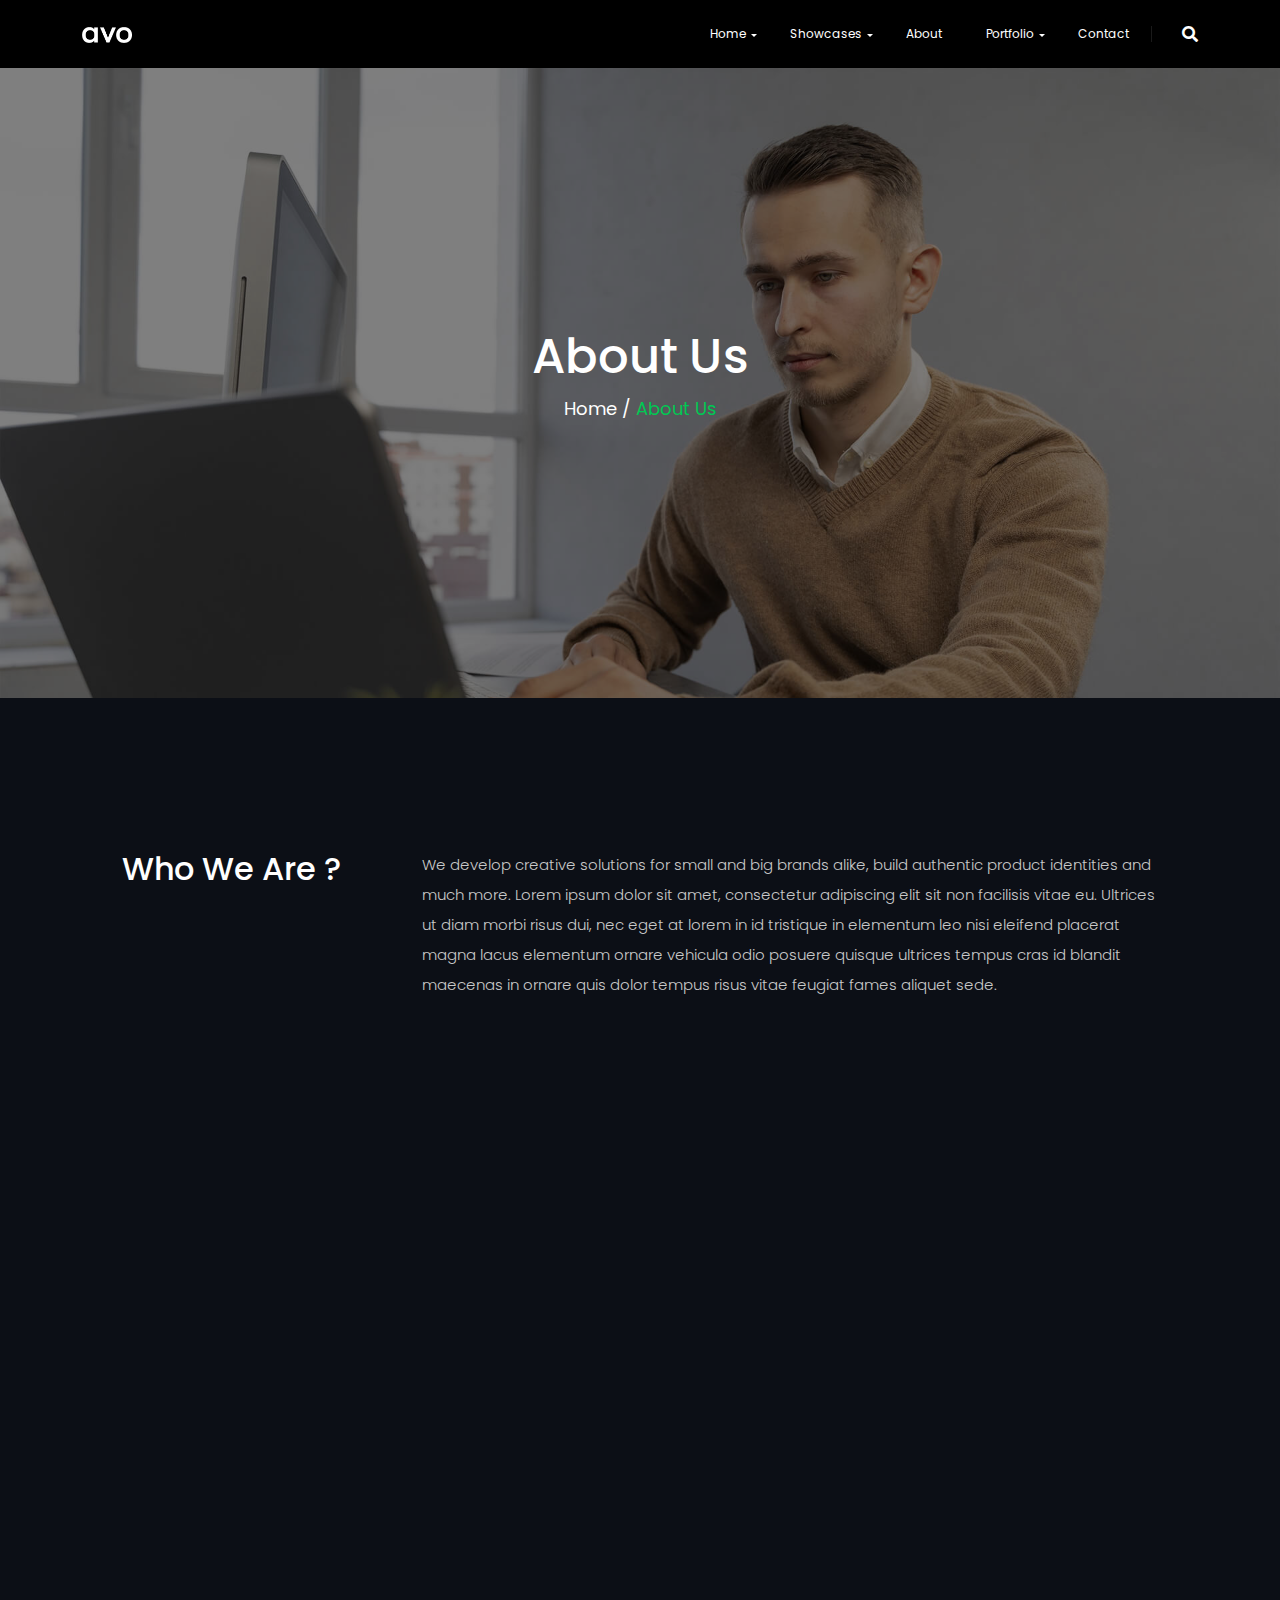
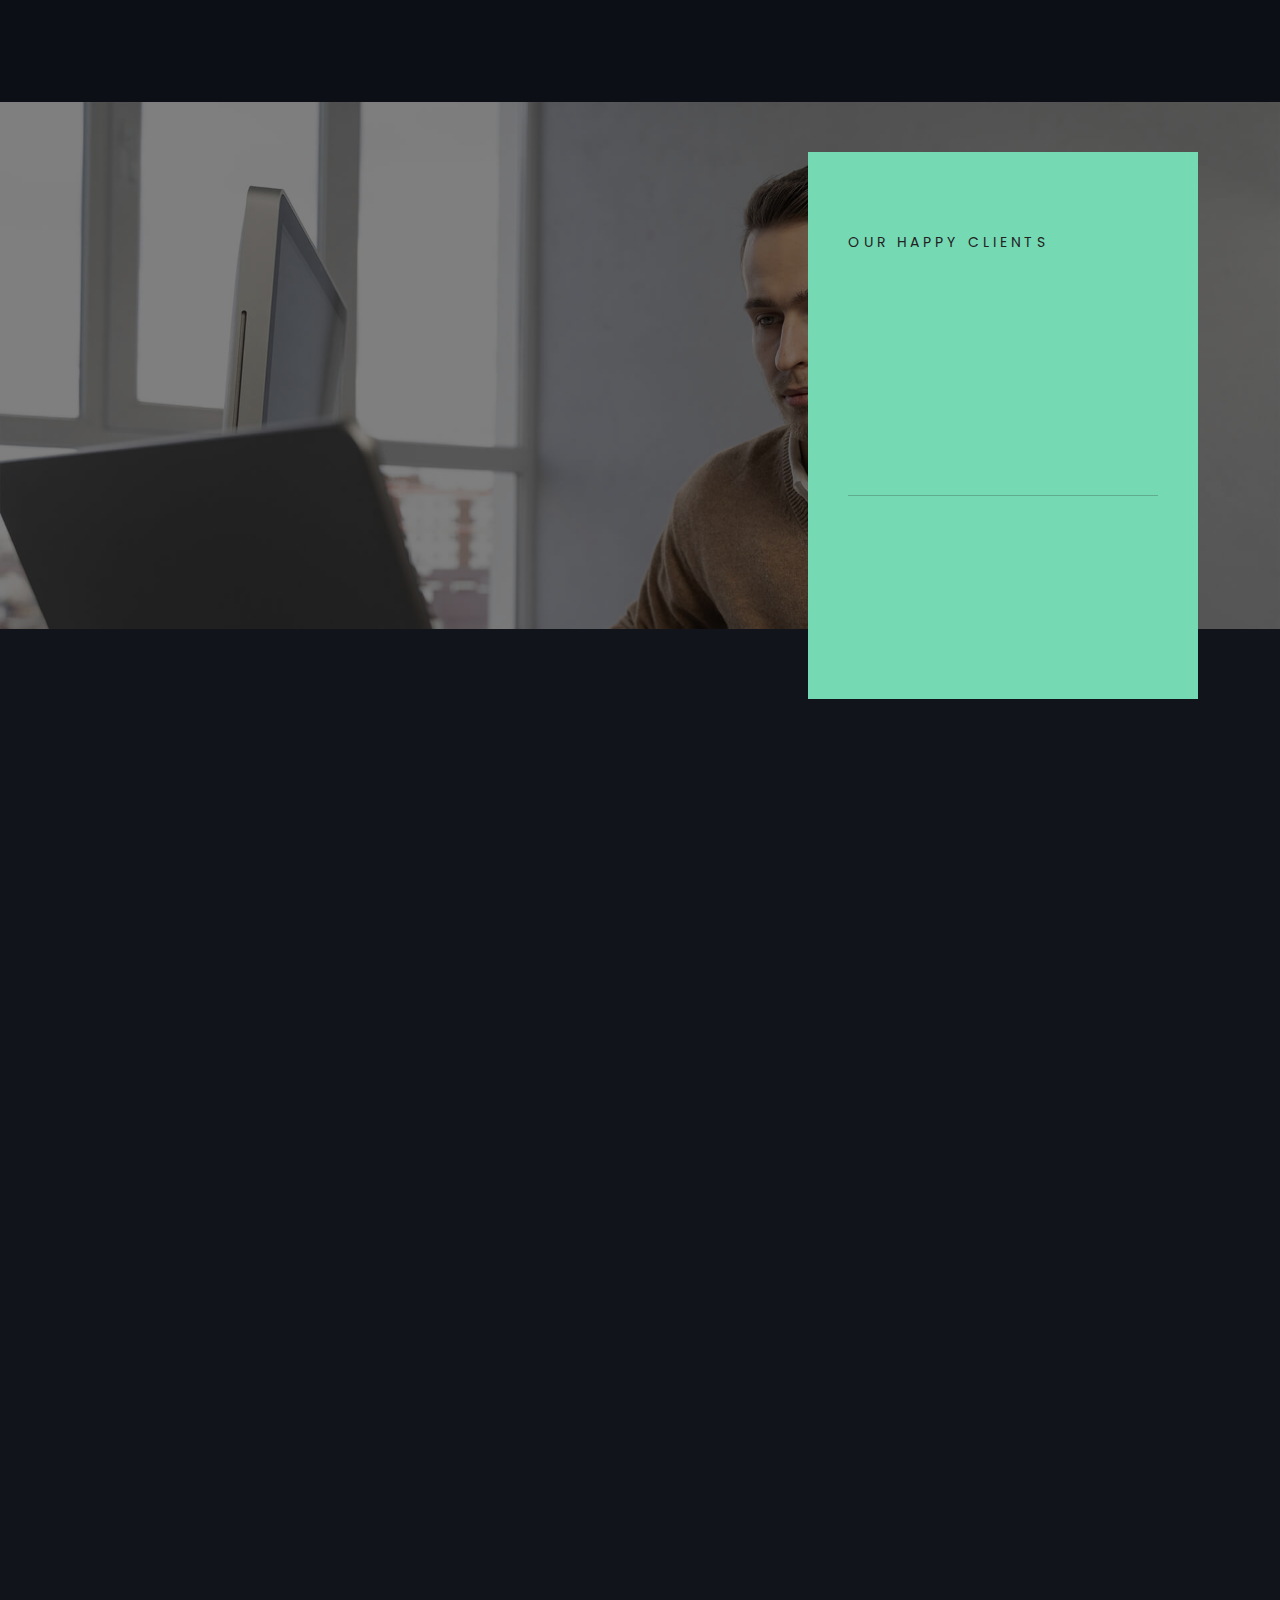
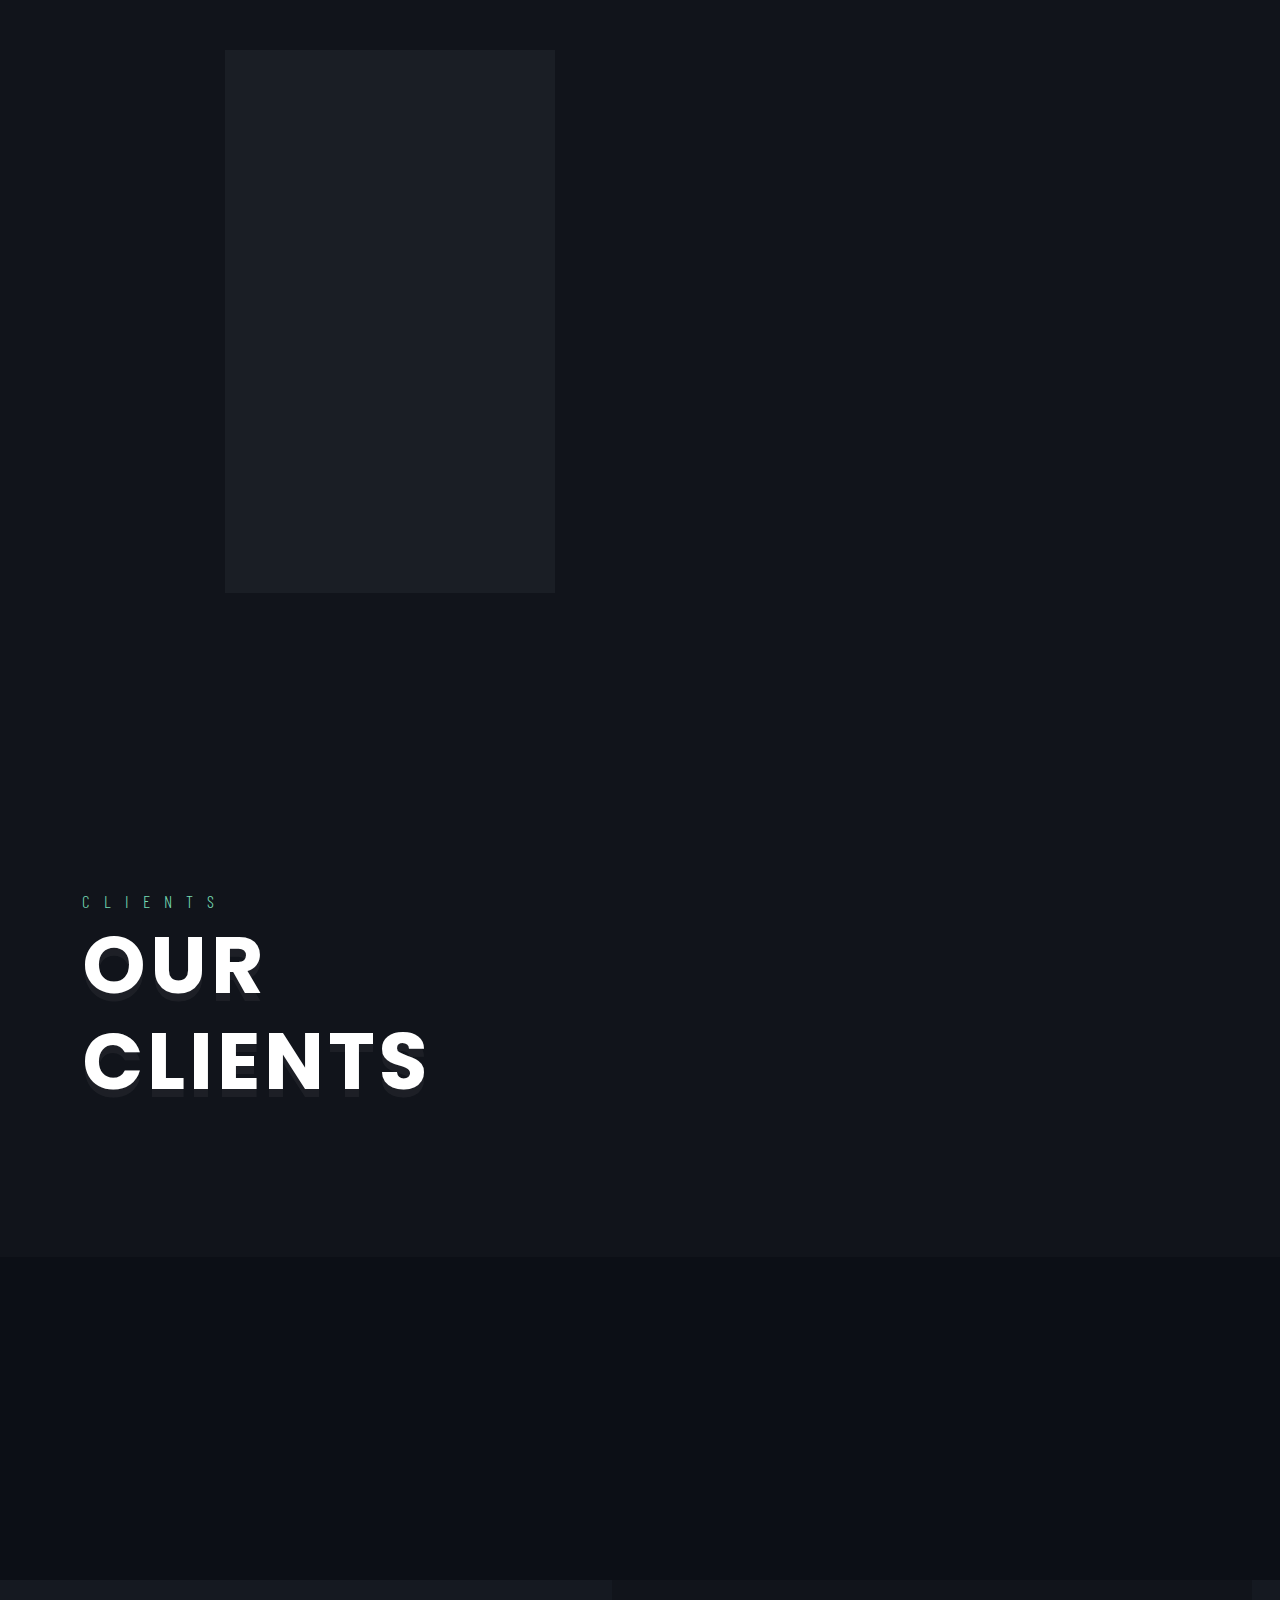
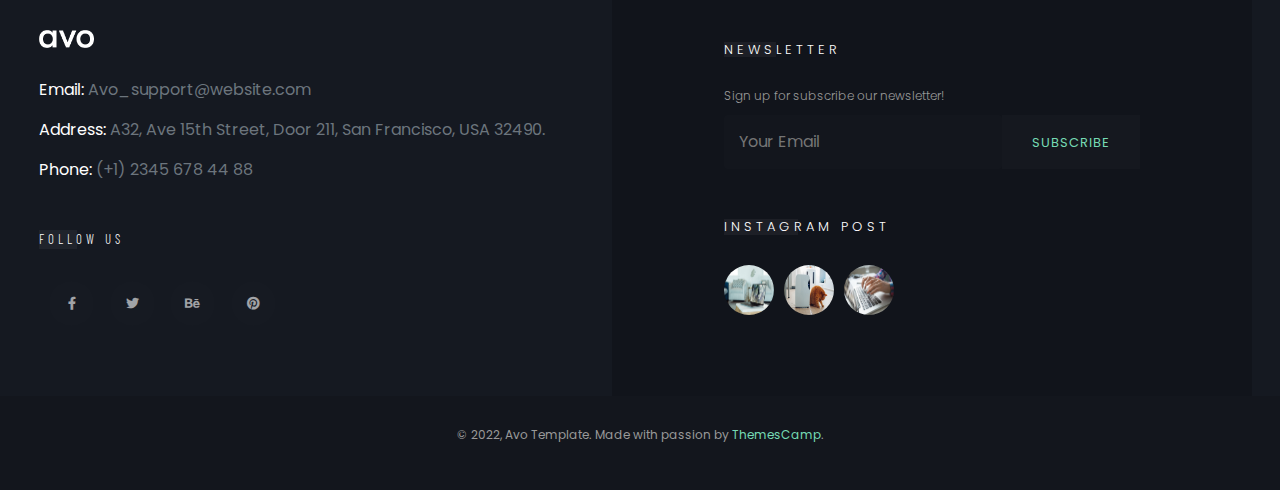
<file: Avo - React Creative Agency & Showcase Portfolio/About.html>
<!DOCTYPE html>
<html lang="en">
  <head>
    <meta charset="UTF-8" />
    <meta name="viewport" content="width=device-width, initial-scale=1.0" />
    <title>About</title>
    <!-- Render All Elements Normally -->
    <link rel="stylesheet" href="./css/normalize.css" />
    <!-- Font Awesome Library -->
    <link rel="stylesheet" href="css/all.min.css" />
    <!-- Main Template CSS File -->
    <link rel="stylesheet" href="./css/About.css" />

    <!-- Google Fonts -->
    <style>
      @import url("https://fonts.googleapis.com/css2?family=Barlow+Condensed:ital,wght@0,100;0,200;0,300;0,400;0,500;0,600;0,700;0,800;0,900;1,100;1,200;1,300;1,400;1,500;1,600;1,700;1,800;1,900&family=Poppins:ital,wght@0,100;0,200;0,300;0,400;0,500;0,600;0,700;0,800;0,900;1,100;1,200;1,300;1,400;1,500;1,600;1,700;1,800;1,900&display=swap");
    </style>
    <!-- Bootstrap CSS -->
    <link
      href="https://cdn.jsdelivr.net/npm/bootstrap@5.3.2/dist/css/bootstrap.min.css"
      rel="stylesheet"
    />
    <!-- Wow Js  -->
    <link rel="stylesheet" href="https://cdnjs.cloudflare.com/ajax/libs/animate.css/4.1.1/animate.min.css">


  </head>
  <body>
    
    <!-- كود اسكرووول -->
     
  <div class="scroll_progress_circle  " onclick="scrollToTop()">
    <svg class="circle" width="60" height="60">
      <circle cx="30" cy="30" r="26"></circle>
    </svg>
    <i class="fas fa-sort-up"></i>
  </div>

    <!-- Header -->
    <header class="navbar">
      <div class="container">
        <a class="logo">
          <img src="./Images/logo-light.png" alt="Logo" />
        </a>
        <nav class="menu">
          <ul>
            <li id="dropdown_item">
              <a href="./Main Home.html" class="dropdown">Home</a>

              <ul class="dropdown-menu show">
                <li>
                  <a class="dropdown-item" href="./Main Home.html">Main Home</a>
                </li>
                <li>
                  <a class="dropdown-item" href="./Creative Studio.html"
                    >Creative Studio</a
                  >
                </li>
                <li>
                  <a class="dropdown-item" href="/home/home3-dark/"
                    >Business Startup</a
                  >
                </li>
                <li>
                  <a class="dropdown-item" href="/home/home4-dark/">One Page</a>
                </li>
                <li>
                  <a class="dropdown-item" href="/home/home5-dark/"
                    >Freelancer</a
                  >
                </li>
              </ul>
            </li>
            <li id="dropdown_item">
              <a href="#about" class="dropdown">Showcases</a>
              <div class="dropdown-menu show">
                <a class="dropdown-item" href="/showcase/showcase-dark/"
                  >Full Screen</a
                ><a class="dropdown-item" href="/showcase2/showcase2-dark/"
                  >Creative Carousel</a
                ><a class="dropdown-item" href="/showcase3/showcase3-dark/"
                  >Radius Carousel</a
                ><a class="dropdown-item" href="/showcase4/showcase4-dark/"
                  >Columns Carousel</a
                ><a class="dropdown-item" href="/showcase5/showcase5-dark/"
                  >Boxed Carousel</a
                >
              </div>
            </li>
            <li><a href="./About.html">About</a></li>
            <li id="dropdown_item">
              <a href="#about" class="dropdown">Portfolio</a>
              <div class="dropdown-menu show">
                <a class="dropdown-item" href="/showcase/showcase-dark/"
                  >Mouse Info</a
                ><a class="dropdown-item" href="./Masonary 3 Columns.html"
                  >Masonry 3 Columns</a
                ><a class="dropdown-item" href="/showcase3/showcase3-dark/"
                  >Masonry 2 Columns</a
                ><a class="dropdown-item" href="/showcase4/showcase4-dark/"
                  >Pinterest List</a
                >
              </div>
            </li>
            <li><a href="./Contact .html">Contact</a></li>
            <li>
              <input type="text" placeholder="SEARCH" class="search_bar" />
            </li>
          </ul>
          <div class="search">
            <i class="fas fa-search"></i>
            <i class="fas fa-bars"></i>
          </div>
        </nav>
      </div>
    </header>
    <!-- قسم هيرو  -->

    <section class="hero">
      <div class="overlay">
        <h1 class="wow animate__animated animate__fadeInUp ">About Us</h1>
        <p class="wow animate__animated animate__wobble animate__delay-1s">Home / <span>About Us</span></p>
      </div>
    </section>

    <!-- قسم احنا مين  -->
    <section class="who-we-are">
      <div class="container">
        <div class="header">
          <div class="content_1 wow animate__animated animate__fadeInLeftBig">
            <h2>Who We Are ?</</h2>
          </div>
          <div class="content_2 wow animate__animated animate__bounceInUp">
            <p>
              We develop creative solutions for small and big brands alike,
              build authentic product identities and much more. Lorem ipsum
              dolor sit amet, consectetur adipiscing elit sit non facilisis
              vitae eu. Ultrices ut diam morbi risus dui, nec eget at lorem in
              id tristique in elementum leo nisi eleifend placerat magna lacus
              elementum ornare vehicula odio posuere quisque ultrices tempus
              cras id blandit maecenas in ornare quis dolor tempus risus vitae
              feugiat fames aliquet sede.
            </p>
          </div>
        </div>
        <div class="services">
          <div class="service wow animate__animated animate__fadeInUp animate__delay-1s">
            <i class="fas fa-bolt animate__animated animate__swing"></i>
            <h3>Digital Marketing</h3>
            <p>
              Tempore corrupti temporibus <br> fuga earum asperiores fugit
              laudantium.
            </p>
          </div>
          <div class="service wow animate__animated animate__fadeInUp animate__delay-1s">
            <i class="fas fa-mobile-alt animate__animated animate__swing"></i>
            <h3>Web & App Development</h3>
            <p>
              Tempore corrupti temporibus <br> fuga earum asperiores fugit
              laudantium.
            </p>
          </div>
          <div class="service wow animate__animated animate__fadeInUp animate__delay-1s">
            <i class="fas fa-magic animate__animated animate__swing"></i>
            <h3>Graphic Design</h3>
            <p>
              Tempore corrupti temporibus <br> fuga earum asperiores fugit
              laudantium.
            </p>
          </div>
        </div>
      </div>
    </section>
    <!-- قسم  الفيديو -->


    <!-- قسم  الفيديو -->
    <section class="testimonial-section">
      <div class="container">
        <div class="left-content">
          <div class="play-button wow animate__animated animate__delay-1.2s animate__heartBeat">
            <span><i class="fas fa-play" ></i></span>
            <!-- أيقونة زر التشغيل -->
          </div>
          <h1 class="wow animate__animated animate__delay-1.2s animate__fadeInLeftBig">
            So that's us. There's no <br />
            other way to put it.
          </h1>
        </div>
        <div class="right-content">
          <p class="section-title ">OUR HAPPY CLIENTS</p>
          <h2  class=" wow animate__animated animate__fadeInLeft animate__delay-1s">What Client's Say?</h2>
          <p class="description  wow animate__animated animate__fadeInUp">
            Nulla metus metus ullamcorper vel tincidunt sed euismod nibh
            volutpat velit class aptent taciti sociosqu ad litora.
          </p>
          <hr />
          <div class="client-info">
            <div class="img-boxwidth  wow animate__animated animate__zoomIn">
              <img src="./Images/22.jpg" alt="Alex Regelman" />
            </div>
            <div class="alex">
              <p class="client-name  wow animate__animated animate__bounceInUp animate__delay-1s">ALEX REGELMAN</p>
              <p class="client-role wow animate__animated animate__bounceInUp animate__delay-1s">CO-FOUNDER, COLABRIO</p>
            </div>
          </div>
        </div>
      </div>
    </section>
    <div class="CircularProgressbar">
      <div class="container">
        <div class="circul circul_1 wow animate__animated animate__fadeInLeft">
          <div class="project-container circle-1">
            <div class="progress-circle"></div>
            <div class="cont">
              <h3>Project</h3>
              <h1>Consulting</h6>
            </div>
          </div>
        </div>

        <div class="circul circul_2">
          <div class="project-container circle-2 wow animate__animated animate__fadeInLeft">
            <div class="progress-circle"></div>
            <div class="cont">
              <h3>App</h3>
              <h1>Development</h6>
            </div>
          </div>
        </div>
      </div>
    </div>
    <section class="clients-section">
      <div class="container">
        <div class="clients-box wow animate__animated animate__delay-0.5s animate__zoomIn ">
          <h6>Employees</h6><h2 >OUR  Team </h2>
          <div
          class="navs mt-30 wow fadeInUp"
          data-wow-delay=".3s"
          style="
            visibility: visible;
            animation-delay: 0.3s;
            animation-name: fadeInUp;
          "
        >
          <span class="prev cursor-pointer"
            ><i class="fas fa-chevron-left"></i></span
          ><span class="next cursor-pointer"
            ><i class="fas fa-chevron-right"></i
          ></span>
        </div>
        </div>
        <div class="slideshow-container">
          <div class="slides-wrapper">
    
            <div class="slide wow animate__animated animate__shakeY animate__delay-1s">
              <img src="./Images/per01 (1).jpg" alt="Card 1" />
              <div class="container">
    
                <div class="content">
                  <h5>Hasib sharif</h5>
                  <p>General Manager</p>
                </div>
                <div class="social animate__animated animate__fadeInUpBig animate__faster ">
                  <a href="#"><i class="fab fa-facebook-f  "></i></a>
                  <a href="#"><i class="fab fa-twitter  "></i></a>
                  <a href="#"><i class="fab fa-behance  "></i></a>
                  <a href="#"><i class="fab fa-pinterest  "></i></a>
                </div>
    
              </div>
            </div>
            <div class="slide wow animate__animated animate__shakeY animate__delay-2s">
              <img src="./Images/per02 (1).jpg" alt="Card 2" />
              <div class="container">
    
                <div class="content">
                  <h5>Hasib sharif</h5>
                  <p>General Manager</p>
                </div>
                <div class="social animate__animated animate__fadeInUpBig animate__faster">
                  <a href="#"><i class="fab fa-facebook-f"></i></a>
                  <a href="#"><i class="fab fa-twitter"></i></a>
                  <a href="#"><i class="fab fa-behance"></i></a>
                  <a href="#"><i class="fab fa-pinterest"></i></a>
                </div>
    
              </div>
            </div>
            <div class="slide wow animate__animated animate__shakeY animate__delay-3s">
              <img src="./Images/per03 (1).jpg" alt="Card 3" />
              <div class="container">
    
                <div class="content">
                  <h5>Hasib sharif</h5>
                  <p>General Manager</p>
                </div>
                <div class="social animate__animated animate__fadeInUpBig animate__faster">
                  <a href="#"><i class="fab fa-facebook-f"></i></a>
                  <a href="#"><i class="fab fa-twitter"></i></a>
                  <a href="#"><i class="fab fa-behance"></i></a>
                  <a href="#"><i class="fab fa-pinterest"></i></a>
                </div>
    
              </div>
            </div>
            <div class="slide wow animate__animated animate__shakeY animate__delay-4s">
              <img src="./Images/per4.jpg" alt="Card 4" />
              <div class="container">
    
                <div class="content">
                  <h5>Hasib sharif</h5>
                  <p>General Manager</p>
                </div>
                <div class="social animate__animated animate__fadeInUpBig animate__faster">
                  <a href="#"><i class="fab fa-facebook-f"></i></a>
                  <a href="#"><i class="fab fa-twitter"></i></a>
                  <a href="#"><i class="fab fa-behance"></i></a>
                  <a href="#"><i class="fab fa-pinterest"></i></a>
                </div>
    
              </div>
            </div>
            <div class="slide wow animate__animated animate__shakeY animate__delay-8s">
              <img src="./Images/per5.jpg" alt="Card 5" />
              <div class="container">
    
                <div class="content">
                  <h5>Hasib sharif</h5>
                  <p>General Manager</p>
                </div>
                <div class="social animate__animated animate__fadeInUpBig animate__faster">
                  <a href="#"><i class="fab fa-facebook-f"></i></a>
                  <a href="#"><i class="fab fa-twitter"></i></a>
                  <a href="#"><i class="fab fa-behance"></i></a>
                  <a href="#"><i class="fab fa-pinterest"></i></a>
                </div>
    
              </div>
            </div>
            <div class="slide wow animate__animated animate__shakeY animate__delay-10s">
              <img src="./Images/per6.jpg" alt="Card 6" />
              <div class="container">
    
                <div class="content">
                  <h5>Hasib sharif</h5>
                  <p>General Manager</p>
                </div>
                <div class="social animate__animated animate__fadeInUpBig animate__faster">
                  <a href="#"><i class="fab fa-facebook-f"></i></a>
                  <a href="#"><i class="fab fa-twitter"></i></a>
                  <a href="#"><i class="fab fa-behance"></i></a>
                  <a href="#"><i class="fab fa-pinterest"></i></a>
                </div>
    
              </div>
            </div>
          </div>
        </div>
        </div>
      </div>
    </section>

<!-- سيكشن الصورة و الAbout  -->

<div class="everything_section">
  <div class="container">
    <div class="left-section">
      <div class="image wow animate__animated animate__zoomInLeft animate__delay-1s">

        <img src="./Images/everything_min-area.jpg" alt="Office Interior" />
      </div>
    </div>
    <div class="right-section">
        <h1 class="wow animate__animated animate__bounceInUp">About us.</h1>
        <p class="description wow animate__animated animate__fadeInLeft">
            Our creative Ad agency is ranked among the finest in the US. We cultivate smart ideas for start-ups and seasoned players.
        </p>
        <div class="details">
            <div class="item">
                <div class="circle">1</div>
                <div>
                    <h2 class="wow animate__animated animate__bounceInUp">Our Mission</h2>
                    <p class="wow animate__animated animate__fadeInLeft ">luctus massa ipsum at tempus eleifend congue lectus bibendum</p>
                </div>
            </div>
            <div class="item">
                <div class="circle">2</div>
                <div>
                    <h2 class="wow animate__animated animate__bounceInUp">Our Goals</h2>
                    <p class="wow animate__animated animate__fadeInLeft">luctus massa ipsum at tempus eleifend congue lectus bibendum</p>
                </div>
            </div>
            <div class="item">
                <div class="circle">3</div>
                <div>
                    <h2 class="wow animate__animated animate__bounceInUp">Why Us?</h2>
                    <p class="wow animate__animated animate__fadeInLeft">luctus massa ipsum at tempus eleifend congue lectus bibendum</p>
                </div>
            </div>
        </div>
    </div>
</div>
</div>

        <!-- clients section -->
        <section class="clients-section">
          <div class="container">
            <div class="clients-box animate__animated animate__delay-1s animate__zoomIn">
              <h6>Clients</h6><h2>OUR <br> CLIENTS </h2>
            </div>
            <div class="clients-flex ">
              <div class="client-logo  wow animate__animated animate__delay-0.5s animate__zoomIn"><img src="./Images/clients section01.png" alt=""></div>
              <div class="client-logo  wow animate__animated animate__delay-1s animate__zoomIn"><img src="./Images/clients section02.png" alt=""></div>
              <div class="client-logo  wow animate__animated animate__delay-0.5s animate__zoomIn"><img src="./Images/clients section03.png" alt=""></div>
              <div class="client-logo  wow animate__animated animate__delay-1s animate__zoomIn"><img src="./Images/clients section04.png" alt=""></div>
              <div class="client-logo  wow animate__animated animate__delay-0.5s animate__zoomIn"><img src="./Images/clients section05.png" alt=""></div>
              <div class="client-logo  wow animate__animated animate__delay-1s animate__zoomIn"><img src="./Images/clients section06.png" alt=""></div>
              <div class="client-logo  wow animate__animated animate__delay-0.5s animate__zoomIn"><img src="./Images/clients section07.png" alt=""></div>
              <div class="client-logo  wow animate__animated animate__delay-1s animate__zoomIn"><img src="./Images/clients section08.png" alt=""></div>

            </div>
          </div>
        </section>
        <section class="project-section">
          <div class="container   wow animate__animated animate__bounceInLeft">

          <div class="content  wow animate__animated animate__bounceInLeft ">
              <p class="subtitle ">LET'S TALK</p>
              <h1 class="">ABOUT YOUR <span class="letter">NEXT PROJECT <span>.</span></span></h1>
          </div>
          <button class="button  wow animate__animated  animate__tada animate__delay-1s ">
            <span> Get In Touch</span>
          </button>
        </div>

      </section>
    <!-- الفوتر -->
    <footer class="footer">
      <div class="footer-container">
        <!-- القسم الأول -->
        <div class="footer-section one">
          <img class="footer-logo" src="./Images/logo-light.png" alt="" />
          
          <p>Email: <a href="mailto:Avo_support@website.com" class="footer-link">Avo_support@website.com</a></p>
          <p>Address: <a class="add"> A32, Ave 15th Street, Door 211, San Francisco, USA 32490.</a></p>
          <p>Phone: <a href="tel:+123456784488" class="footer-link">(+1) 2345 678 44 88</a></p>
          <button class="follow">FOLLOW US</button>
          <div class="social-icons">
            <a href="#"><i class="fab fa-facebook-f"></i></a>
            <a href="#"><i class="fab fa-twitter"></i></a>
            <a href="#"><i class="fab fa-behance"></i></a>
            <a href="#"><i class="fab fa-pinterest"></i></a>
        </div>
        </div>
    
        <!-- القسم الثاني -->
        <div class="footer-section two">
          <h4>NEWSLETTER</h4>
          <p>Sign up for subscribe our newsletter!</p>
          <form>
            <input type="email" placeholder="Your Email" class="footer-input">
            <button type="submit"class="footer-button">SUBSCRIBE</button>
          </form> 
          <div class="footer-section">
            <h4>INSTAGRAM POST</h4>
            <div class="footer-images">
              <img src="./Images/footer_1.jpg" alt="Instagram post" class="footer-img">
              <img src="./Images/footer_2.jpg" alt="Instagram post" class="footer-img">
              <img src="./Images/footer_3.jpg" alt="Instagram post" class="footer-img">
            </div>
          </div>
        </div>
      </div>
      <div class="copyrights text-center"><p>© 2022, Avo Template. Made with passion by <a href="#0">ThemesCamp</a>.</p></div>
    </footer>
  <!-- مكتبة WOW.js -->
  <script src="https://cdnjs.cloudflare.com/ajax/libs/wow/1.1.2/wow.min.js"></script>

  <!-- تهيئة WOW.js -->
  <script>
    new WOW().init();
  </script>

<!-- اسكربت سكرول -->
<script>
  const progressCircle = document.querySelector('.circle circle');
  const circleRadius = progressCircle.r.baseVal.value;
  const circumference = 2 * Math.PI * circleRadius;
  
  // ضبط محيط الدائرة
  progressCircle.style.strokeDasharray = `${circumference}`;
  progressCircle.style.strokeDashoffset = `${circumference}`;
  
  // تحديث تقدم الدائرة بناءً على التمرير
  window.addEventListener('scroll', () => {
    const scrollableHeight = document.documentElement.scrollHeight - window.innerHeight;
    const scrolledAmount = window.scrollY;
    const progress = scrolledAmount / scrollableHeight;
  
    // تحديث الإزاحة بناءً على التمرير
    const offset = circumference - progress * circumference;
    progressCircle.style.strokeDashoffset = offset;
  
    // إظهار أو إخفاء الزر
    if (scrolledAmount > 300) {
      document.querySelector('.scroll_progress_circle').classList.add('show');
    } else {
      document.querySelector('.scroll_progress_circle').classList.remove('show');
    }
  });
  
  // التمرير إلى الأعلى عند النقر
  function scrollToTop() {
    window.scrollTo({
      top: 0,
      behavior: 'smooth',
    });
  }
  
</script>
  </body>
</html>
</file>
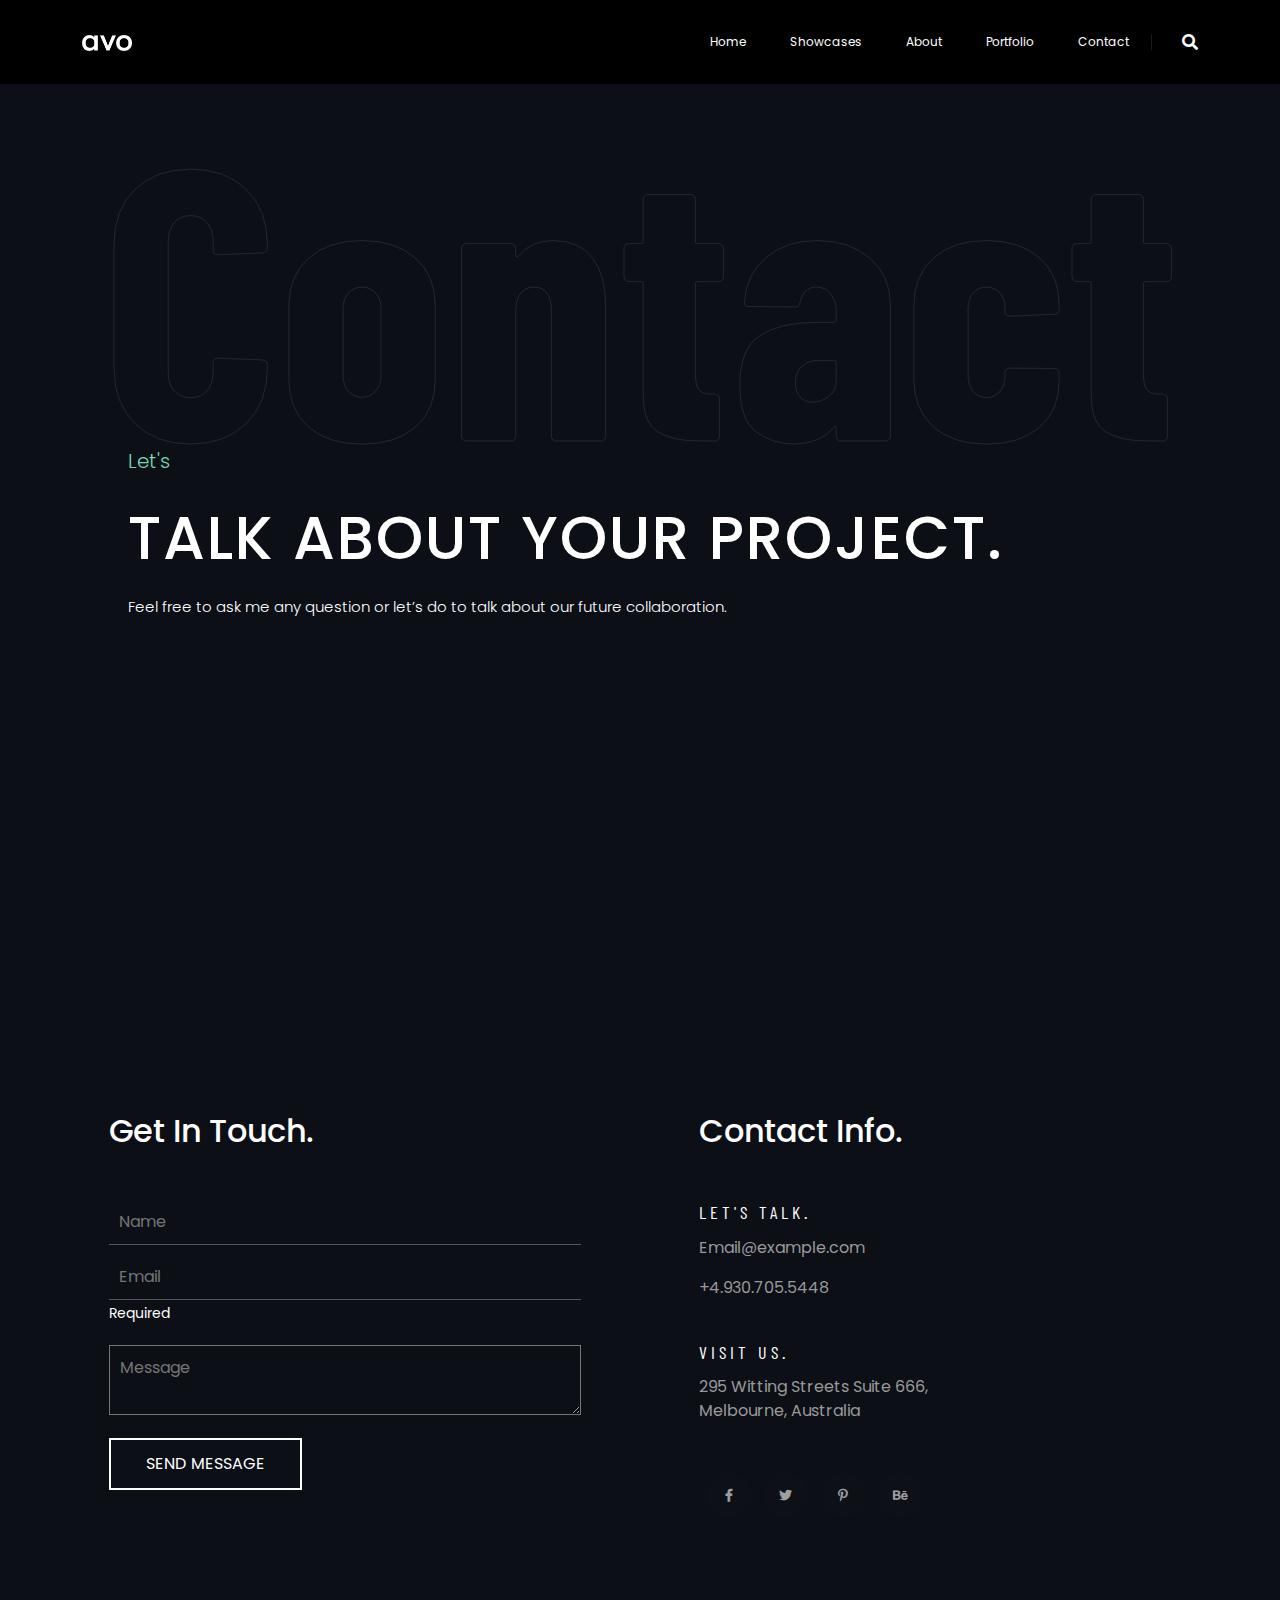
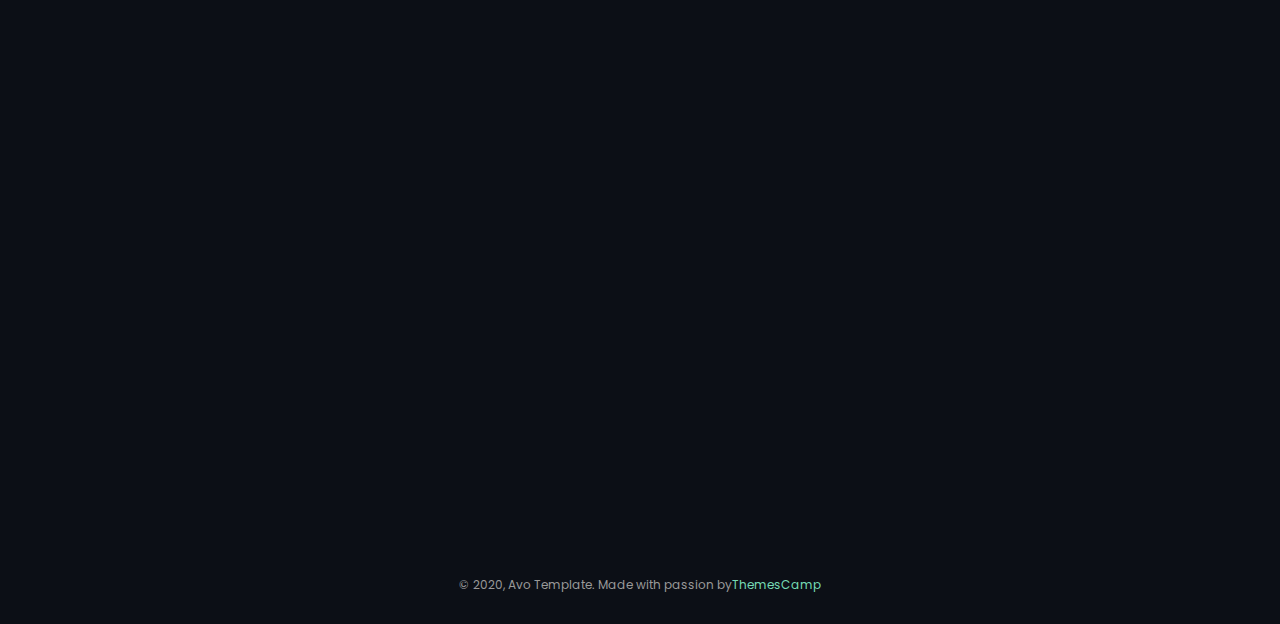
<file: Avo - React Creative Agency & Showcase Portfolio/Contact .html>
<!DOCTYPE html>
<html lang="en">
  <head>
    <meta charset="UTF-8" />
    <meta name="viewport" content="width=device-width, initial-scale=1.0" />
    
    <title>Contact</title>
    <!-- Render All Elements Normally -->
    <link rel="stylesheet" href="./css/normalize.css" />
    <!-- Font Awesome Library -->
    <link rel="stylesheet" href="css/all.min.css" />
    <!-- Main Template CSS File -->
    <link rel="stylesheet" href="./css/Contact.css" />

    <!-- Google Fonts -->
    <style>
      @import url("https://fonts.googleapis.com/css2?family=Barlow+Condensed:ital,wght@0,100;0,200;0,300;0,400;0,500;0,600;0,700;0,800;0,900;1,100;1,200;1,300;1,400;1,500;1,600;1,700;1,800;1,900&family=Poppins:ital,wght@0,100;0,200;0,300;0,400;0,500;0,600;0,700;0,800;0,900;1,100;1,200;1,300;1,400;1,500;1,600;1,700;1,800;1,900&display=swap");
    </style>
    <!-- Bootstrap CSS -->
    <link
      href="https://cdn.jsdelivr.net/npm/bootstrap@5.3.2/dist/css/bootstrap.min.css"
      rel="stylesheet"
    />
    <!-- Wow Js  -->
    <link
      rel="stylesheet"
      href="https://cdnjs.cloudflare.com/ajax/libs/animate.css/4.1.1/animate.min.css"
    />

  </head>
  <body>
    
    <!-- كود اسكرووول -->
     
  <div class="scroll_progress_circle  " onclick="scrollToTop()">
    <svg class="circle" width="60" height="60">
      <circle cx="30" cy="30" r="26"></circle>
    </svg>
    <i class="fas fa-sort-up"></i>
  </div>

    <header class="navbar">
      <div class="container">
        <a class="logo">
          <img src="./Images/logo-light.png" alt="Logo" />
        </a>
        <nav class="menu">
          <ul class="main_ul">
            <li id="dropdown_item">
              <a href="./Main Home.html" class="dropdown">Home</a>

              <ul class="dropdown-menu show">
                <li>
                  <a class="dropdown-item" href="./Main Home.html">Main Home</a>
                </li>
                <li>
                  <a class="dropdown-item" href="./Creative Studio.html"
                    >Creative Studio</a
                  >
                </li>
                <li>
                  <a class="dropdown-item" href="/home/home3-dark/"
                    >Business Startup</a
                  >
                </li>
                <li>
                  <a class="dropdown-item" href="/home/home4-dark/">One Page</a>
                </li>
                <li>
                  <a class="dropdown-item" href="/home/home5-dark/"
                    >Freelancer</a
                  >
                </li>
              </ul>
            </li>
            <li id="dropdown_item">
              <a href="#about" class="dropdown">Showcases</a>
              <div class="dropdown-menu show">
                <a class="dropdown-item" href="/showcase/showcase-dark/"
                  >Full Screen</a
                ><a class="dropdown-item" href="/showcase2/showcase2-dark/"
                  >Creative Carousel</a
                ><a class="dropdown-item" href="/showcase3/showcase3-dark/"
                  >Radius Carousel</a
                ><a class="dropdown-item" href="/showcase4/showcase4-dark/"
                  >Columns Carousel</a
                ><a class="dropdown-item" href="/showcase5/showcase5-dark/"
                  >Boxed Carousel</a
                >
              </div>
            </li>
            <li><a href="./About.html">About</a></li>
            <li id="dropdown_item">
              <a href="#about" class="dropdown">Portfolio</a>
              <div class="dropdown-menu show">
                <a class="dropdown-item" href="/showcase/showcase-dark/"
                  >Mouse Info</a
                ><a class="dropdown-item" href="./Masonary 3 Columns.html"
                  >Masonry 3 Columns</a
                ><a class="dropdown-item" href="/showcase3/showcase3-dark/"
                  >Masonry 2 Columns</a
                ><a class="dropdown-item" href="/showcase4/showcase4-dark/"
                  >Pinterest List</a
                >
              </div>
            </li>
            <li><a href="./Contact .html">Contact</a></li>
            <li>
              <input type="text" placeholder="SEARCH" class="search_bar" />
            </li>
          </ul>
          <div class="search">
            <i class="fas fa-search"></i>
            <i class="fas fa-bars"></i>
          </div>
        </nav>
      </div>
    </header>

    <nav class="Counter">
      <nav class="Counterinside">
        <p class="pTop wow animate__animated animate__slideInLeft">Let's</p>
        <h1 class="text wow animate__animated animate__backInLeft">Talk About Your project.</h1>
        <p class="pDown wow animate__animated animate__fadeInLeftBig">
          Feel free to ask me any question or let’s do to talk about our future
          collaboration.
        </p>
      </nav>
    </nav>
    <div class="contact-container">
      <!-- النموذج الأيسر -->
      <div class="contact-form">
        <h2>Get In Touch.</h2>
        <form>
          <label for="name"></label>
          <input type="text" id="name" name="name" placeholder="Name" />

          <label for="email" class="email">
            <span class="required">Required</span></label
          >
          <input
            type="email"
            id="email"
            name="email"
            required
            placeholder="Email"
          />

          <label for="message" class="message"></label>
          <textarea
            id="message"
            placeholder="Message"
            name="message "
          ></textarea>

          <button class="button">
            <span> SEND MESSAGE</span>
          </button>
        </form>
      </div>

      <!-- معلومات التواصل -->
      <div class="contact-info">
        <h2>Contact Info.</h2>
        <h4>LET'S TALK.</h4>
        <p>Email@example.com</p>
        <p class="no">+4.930.705.5448</p>

        <h4>VISIT US.</h4>
        <p>295 Witting Streets Suite 666,<br />Melbourne, Australia</p>

        <!-- أيقونات التواصل الاجتماعي -->
        <div class="social-icons">
          <a href="#"><i class="fab fa-facebook-f"></i></a>
          <a href="#"><i class="fab fa-twitter"></i></a>
          <a href="#"><i class="fab fa-pinterest-p"></i></a>
          <a href="#"><i class="fab fa-behance"></i></a>
        </div>
      </div>
    </div>
    <div class="end">
      <!-- مكان الخريطة -->
      <div class="map-container">
        <iframe
          src="https://www.google.com/maps/embed?pb=!1m18!1m12!1m3!1d3453.824154255439!2d31.20716477435622!3d30.041902318693293!2m3!1f0!2f0!3f0!3m2!1i1024!2i768!4f13.1!3m3!1m2!1s0x1458472e6975bdc7%3A0xc8e7067e081db02!2sEraaSoft!5e0!3m2!1sen!2seg!4v1734560810822!5m2!1sen!2seg"
          width="800"
          height="600"
          style="border: 0"
          allowfullscreen=""
          loading="lazy"
          referrerpolicy="no-referrer-when-downgrade"
        ></iframe>
      </div>
      <div class="text">
        © 2020, Avo Template. Made with passion by <a href="#0"> ThemesCamp</a>
      </div>
    </div>

<!-- اسكربت سكرول -->
<script>
  const progressCircle = document.querySelector('.circle circle');
  const circleRadius = progressCircle.r.baseVal.value;
  const circumference = 2 * Math.PI * circleRadius;
  
  // ضبط محيط الدائرة
  progressCircle.style.strokeDasharray = `${circumference}`;
  progressCircle.style.strokeDashoffset = `${circumference}`;
  
  // تحديث تقدم الدائرة بناءً على التمرير
  window.addEventListener('scroll', () => {
    const scrollableHeight = document.documentElement.scrollHeight - window.innerHeight;
    const scrolledAmount = window.scrollY;
    const progress = scrolledAmount / scrollableHeight;
  
    // تحديث الإزاحة بناءً على التمرير
    const offset = circumference - progress * circumference;
    progressCircle.style.strokeDashoffset = offset;
  
    // إظهار أو إخفاء الزر
    if (scrolledAmount > 300) {
      document.querySelector('.scroll_progress_circle').classList.add('show');
    } else {
      document.querySelector('.scroll_progress_circle').classList.remove('show');
    }
  });
  
  // التمرير إلى الأعلى عند النقر
  function scrollToTop() {
    window.scrollTo({
      top: 0,
      behavior: 'smooth',
    });
  }
  
</script>
  </body>
</html>
</file>
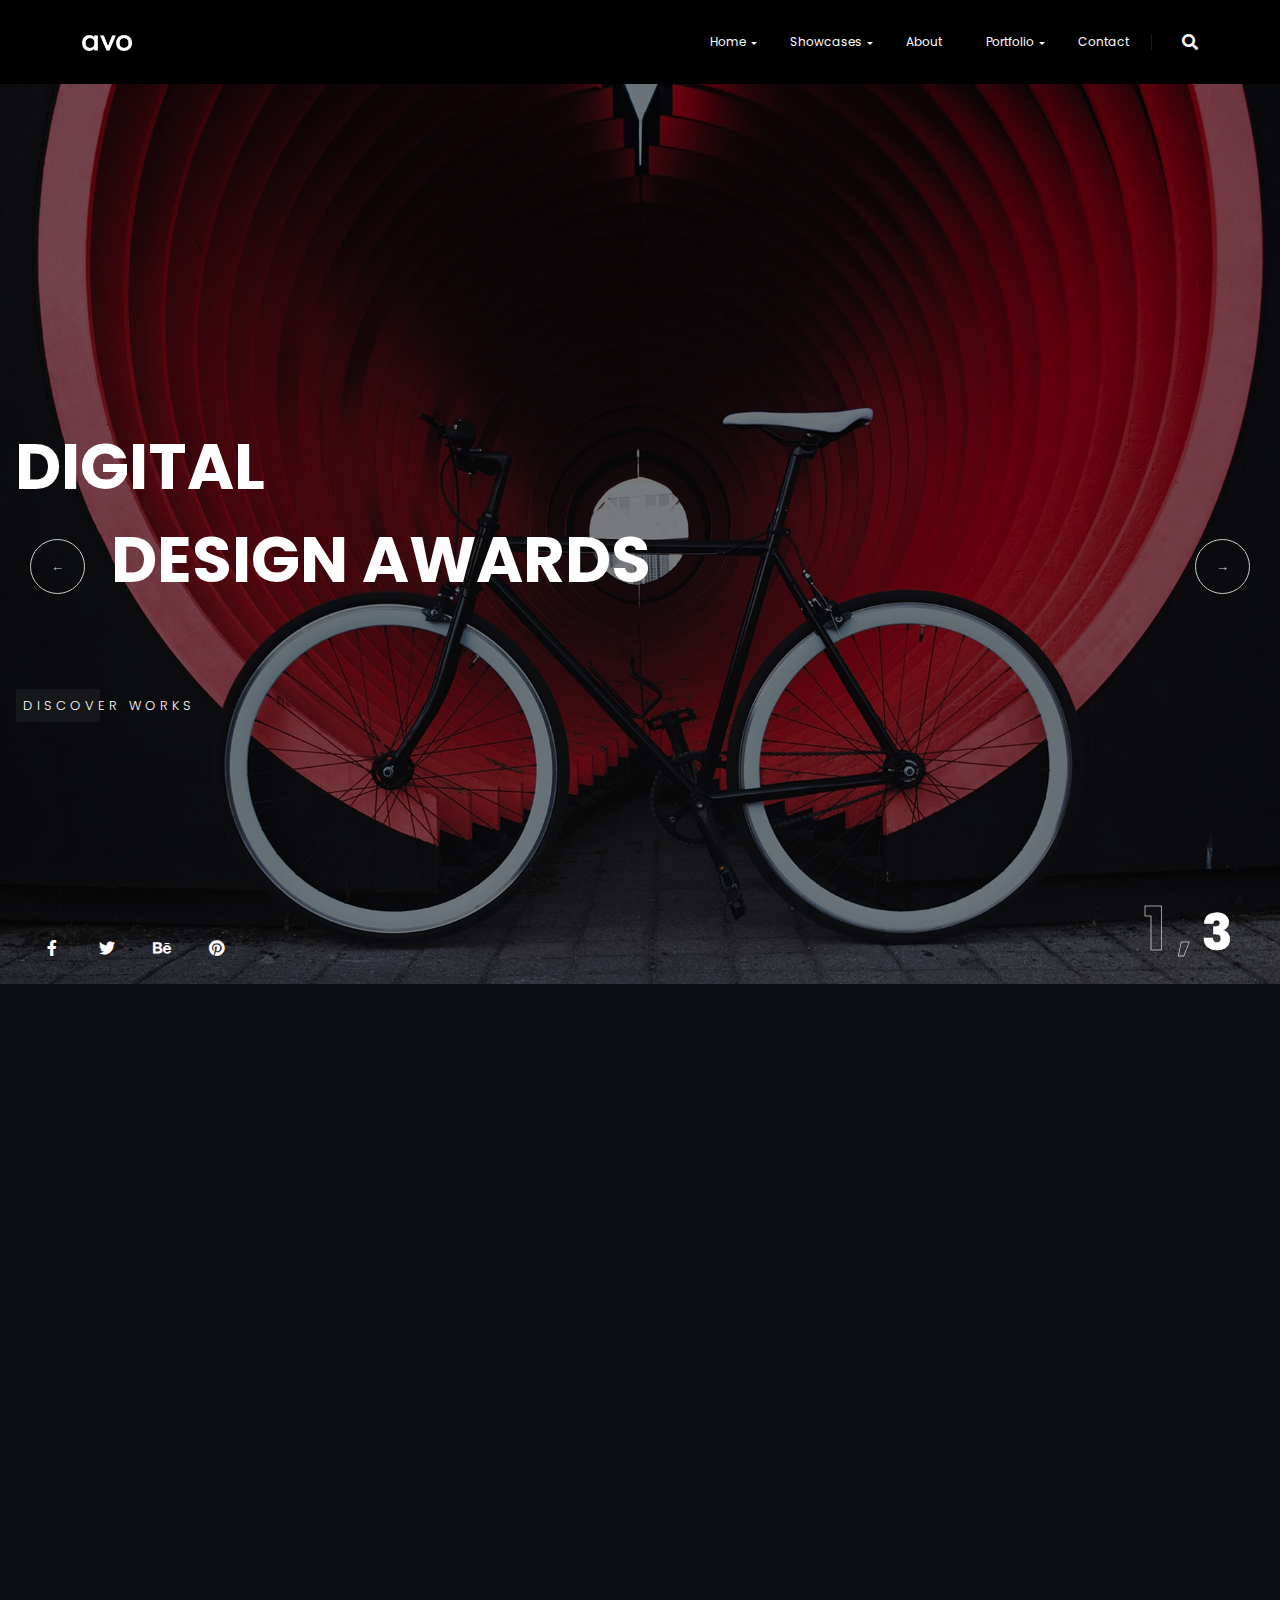
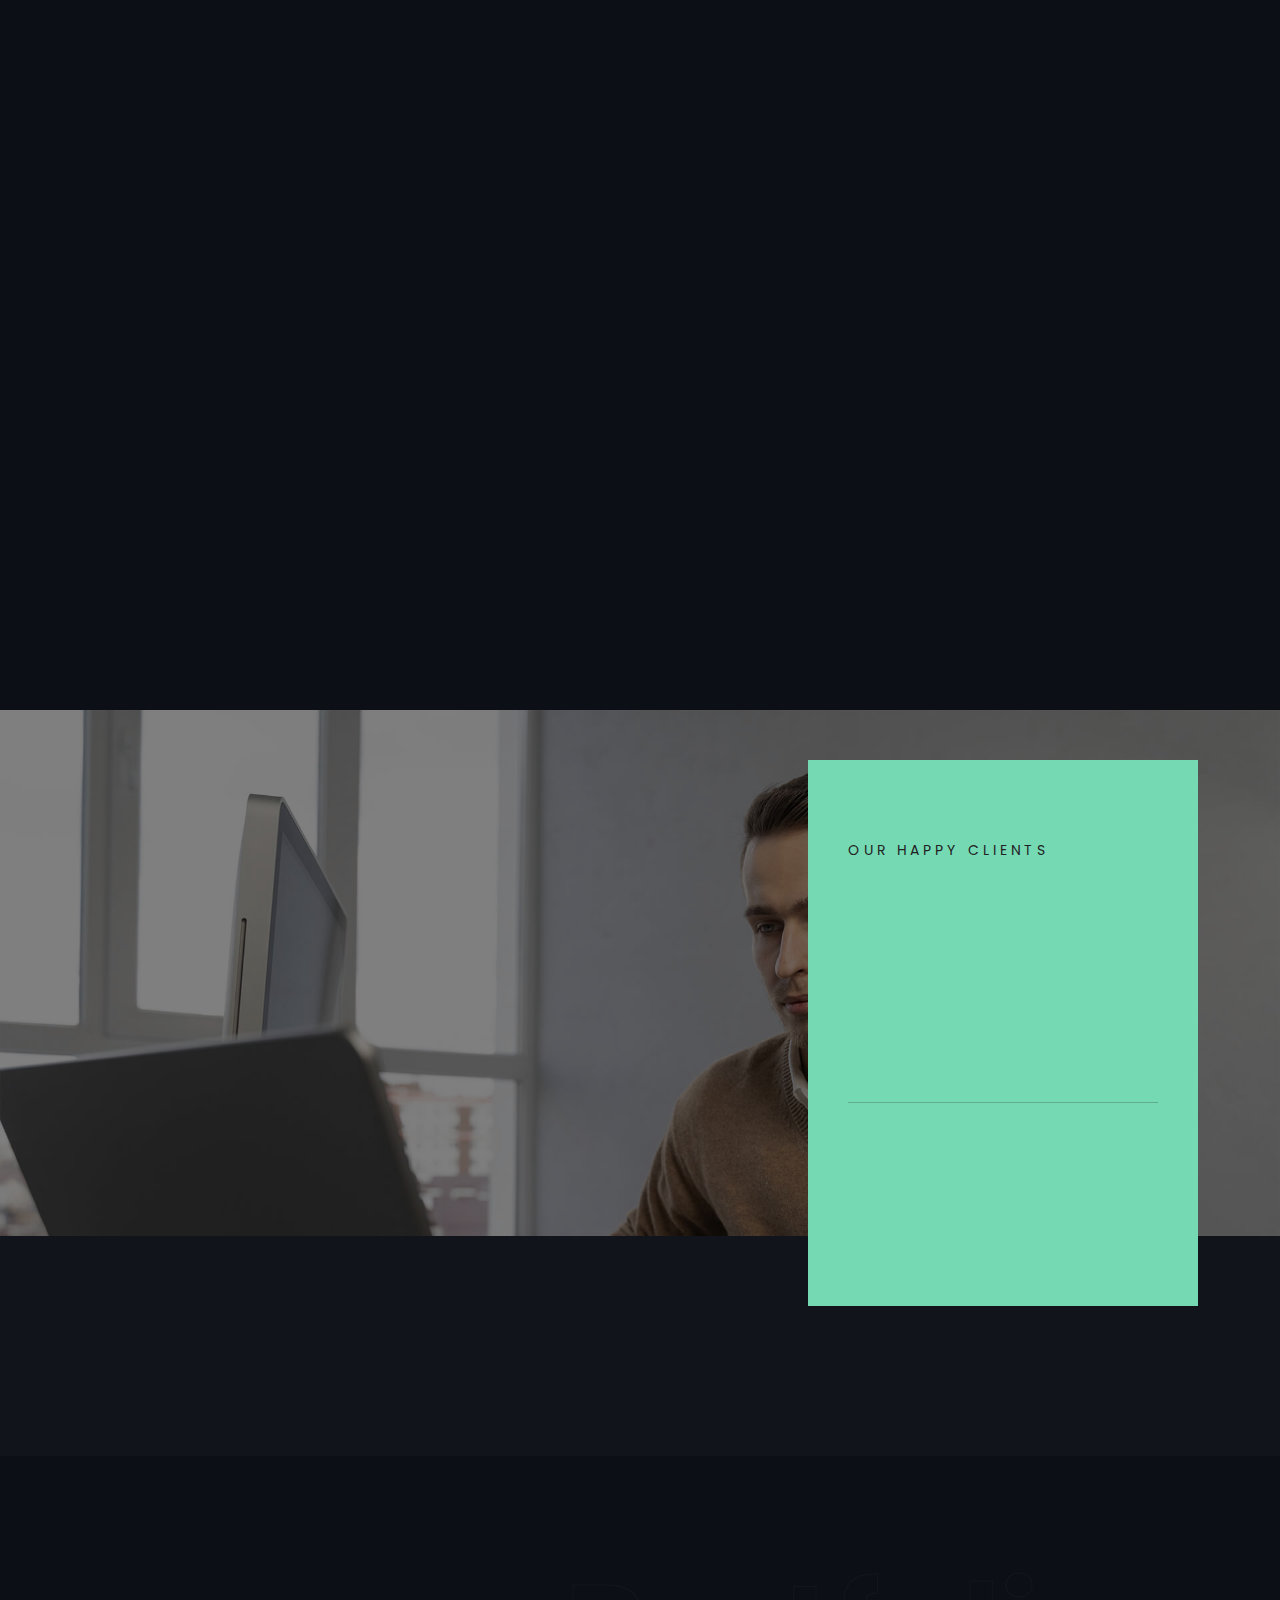
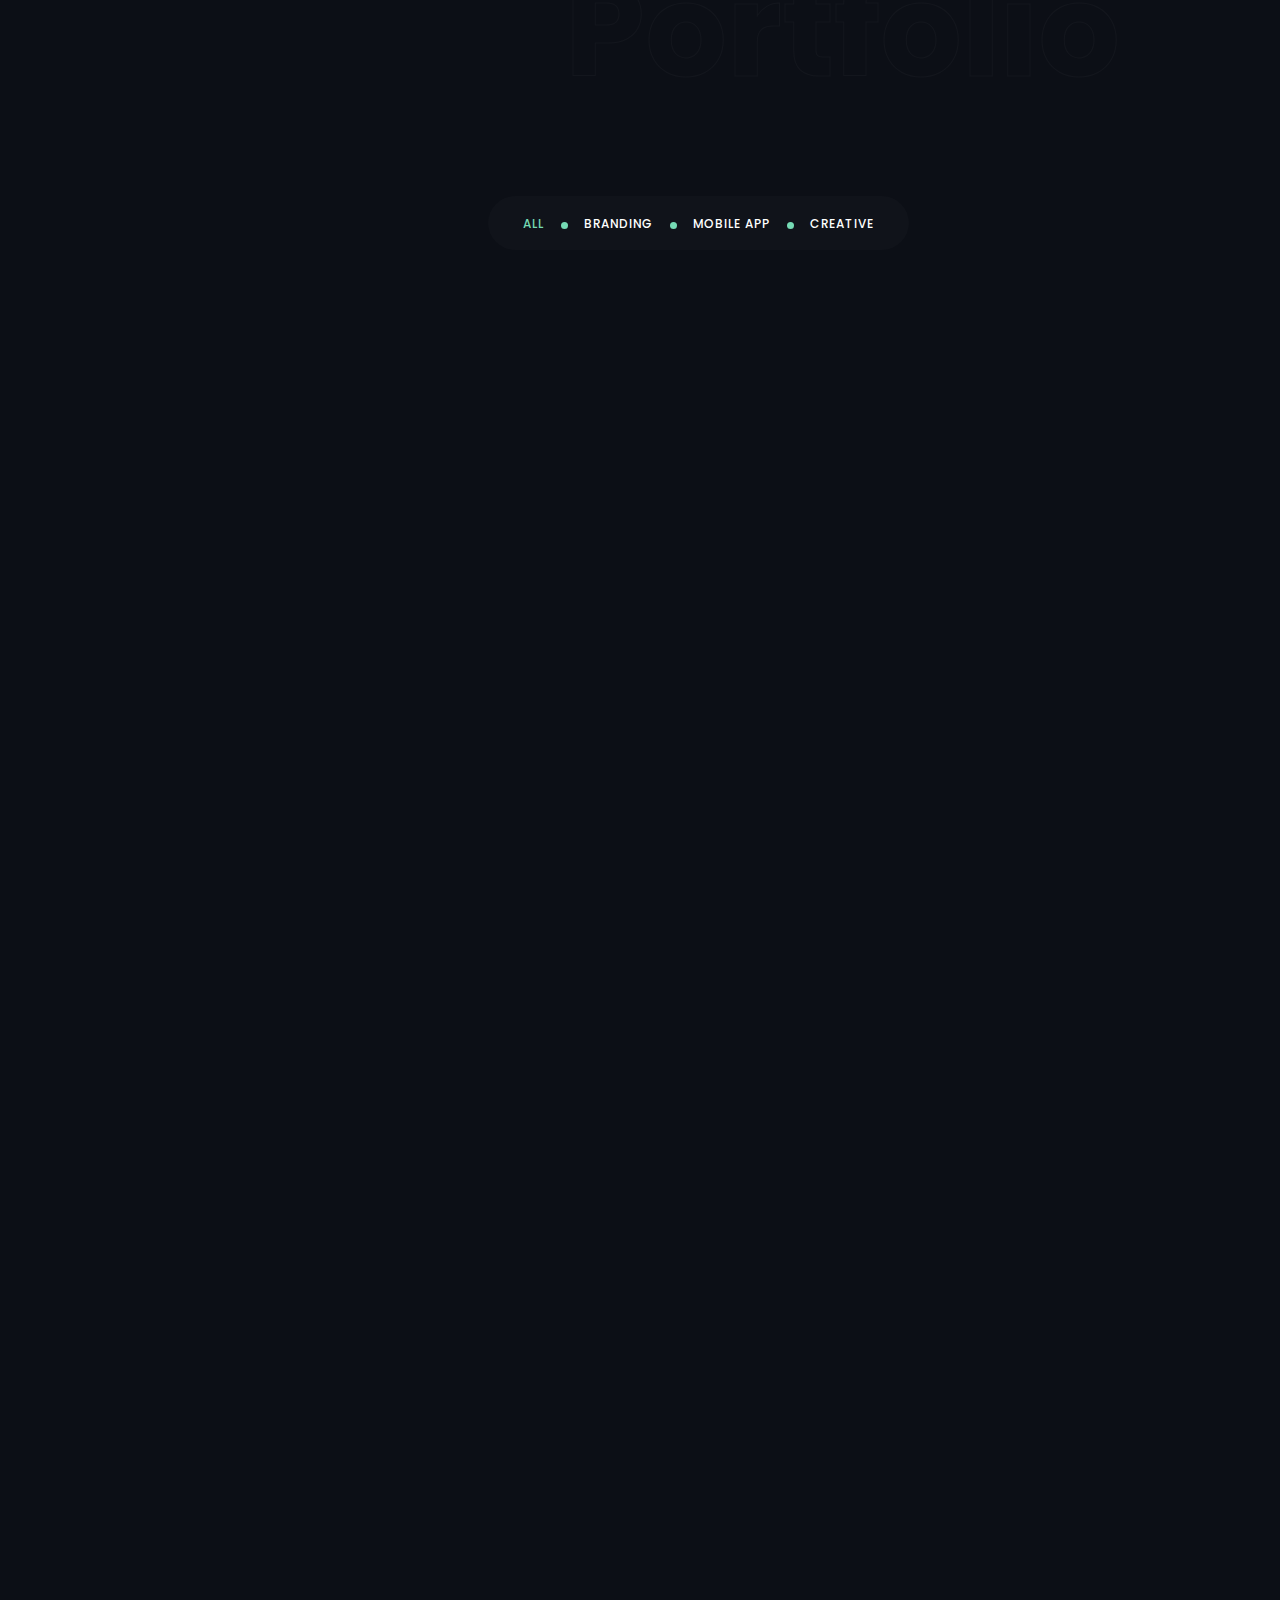
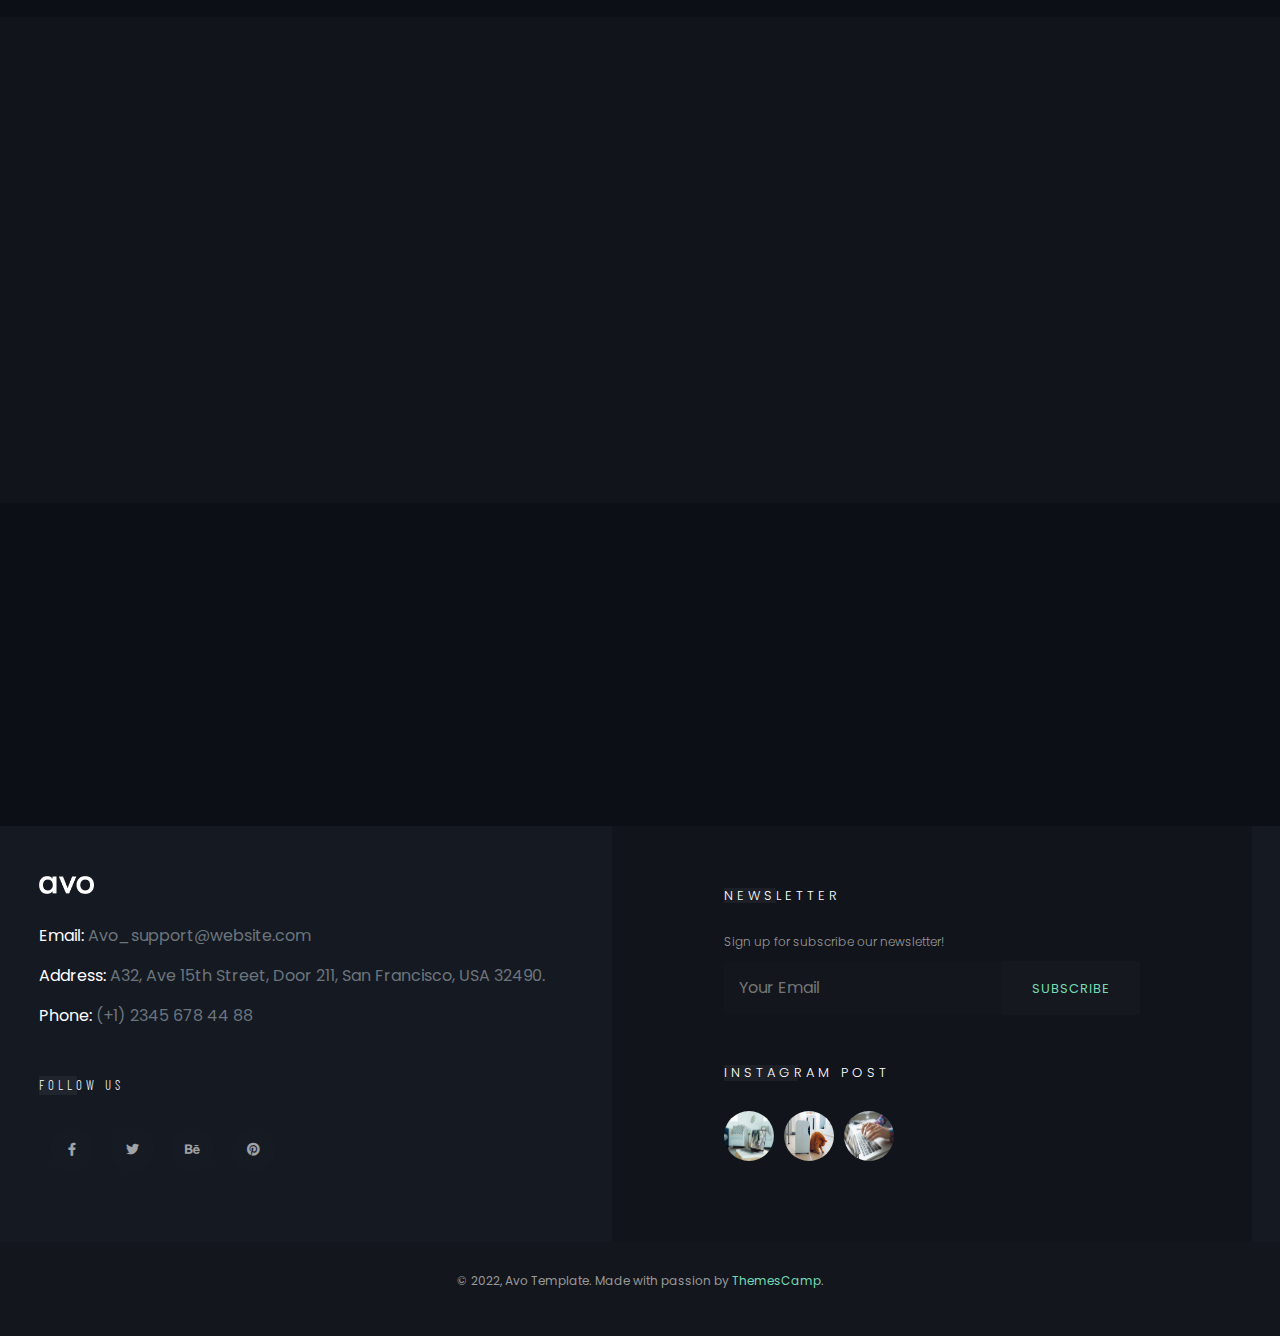
<file: Avo - React Creative Agency & Showcase Portfolio/Creative Studio.html>
<!DOCTYPE html>
<html lang="en">
  <head>
    <meta charset="UTF-8" />
    <meta name="viewport" content="width=device-width, initial-scale=1.0" />
    <title>Creative Studio</title>
    <!-- Render All Elements Normally -->
    <link rel="stylesheet" href="./css/normalize.css" />
    <!-- Font Awesome Library -->
    <link rel="stylesheet" href="css/all.min.css" />
    <!-- Main Template CSS File -->
    <link rel="stylesheet" href="./css/Creative Studio.css" />

    <!-- Google Fonts -->
    <style>
      @import url("https://fonts.googleapis.com/css2?family=Barlow+Condensed:ital,wght@0,100;0,200;0,300;0,400;0,500;0,600;0,700;0,800;0,900;1,100;1,200;1,300;1,400;1,500;1,600;1,700;1,800;1,900&family=Poppins:ital,wght@0,100;0,200;0,300;0,400;0,500;0,600;0,700;0,800;0,900;1,100;1,200;1,300;1,400;1,500;1,600;1,700;1,800;1,900&display=swap");
    </style>
    <!-- Bootstrap CSS -->
    <link
      href="https://cdn.jsdelivr.net/npm/bootstrap@5.3.2/dist/css/bootstrap.min.css"
      rel="stylesheet"
    />
    <!-- Wow Js  -->
    <link rel="stylesheet" href="https://cdnjs.cloudflare.com/ajax/libs/animate.css/4.1.1/animate.min.css">

  </head>
  <body>
    
    <!-- كود اسكرووول -->
     
  <div class="scroll_progress_circle  " onclick="scrollToTop()">
    <svg class="circle" width="60" height="60">
      <circle cx="30" cy="30" r="26"></circle>
    </svg>
    <i class="fas fa-sort-up"></i>
  </div>

    <!-- Header -->
    <header class="navbar">
      <div class="container">
        <a class="logo">
          <img src="./Images/logo-light.png" alt="Logo" />
        </a>
        <nav class="menu">
          <ul>
            <li id="dropdown_item">
              <a href="./Main Home.html" class="dropdown">Home</a>

              <ul class="dropdown-menu show">
                <li>
                  <a class="dropdown-item" href="./Main Home.html"
                    >Main Home</a
                  >
                </li>
                <li>
                  <a class="dropdown-item" href="./Creative Studio.html"
                    >Creative Studio</a
                  >
                </li>
                <li>
                  <a class="dropdown-item" href="/home/home3-dark/"
                    >Business Startup</a
                  >
                </li>
                <li>
                  <a class="dropdown-item" href="/home/home4-dark/">One Page</a>
                </li>
                <li>
                  <a class="dropdown-item" href="/home/home5-dark/"
                    >Freelancer</a
                  >
                </li>
              </ul>
            </li>
            <li id="dropdown_item">
              <a href="#about" class="dropdown">Showcases</a>
              <div class="dropdown-menu show">
                <a class="dropdown-item" href="/showcase/showcase-dark/"
                  >Full Screen</a
                ><a class="dropdown-item" href="/showcase2/showcase2-dark/"
                  >Creative Carousel</a
                ><a class="dropdown-item" href="/showcase3/showcase3-dark/"
                  >Radius Carousel</a
                ><a class="dropdown-item" href="/showcase4/showcase4-dark/"
                  >Columns Carousel</a
                ><a class="dropdown-item" href="/showcase5/showcase5-dark/"
                  >Boxed Carousel</a
                >
              </div>
            </li>
            <li><a href="./About.html">About</a></li>
            <li id="dropdown_item">
              <a href="#about" class="dropdown">Portfolio</a>
              <div class="dropdown-menu show">
                <a class="dropdown-item" href="/showcase/showcase-dark/"
                  >Mouse Info</a
                ><a class="dropdown-item" href="./Masonary 3 Columns.html"
                  >Masonry 3 Columns</a
                ><a class="dropdown-item" href="/showcase3/showcase3-dark/"
                  >Masonry 2 Columns</a
                ><a class="dropdown-item" href="/showcase4/showcase4-dark/"
                  >Pinterest List</a
                >
              </div>
            </li>
            <li><a href="./Contact .html">Contact</a></li>
            <li>
              <input type="text" placeholder="SEARCH" class="search_bar" />
            </li>
          </ul>
          <div class="search">
            <i class="fas fa-search"></i>
            <i class="fas fa-bars"></i>
          </div>
        </nav>
      </div>
    </header>


<section class="slider">
  <div class="slider-content">
    <h2 class="wow animate__animated animate__fadeInUp">DIGITAL</h2>
    <h2 class="design wow animate__animated animate__fadeInUp animate__delay-1s">DESIGN AWARDS</h2>
    <a href="#works" class="btn">Discover Works</a>
  </div>
  <div class="social-links">
    <a href="#"><i class="fab fa-facebook-f"></i></a>
    <a href="#"><i class="fab fa-twitter"></i></a>
    <a href="#"><i class="fab fa-behance"></i></a>
    <a href="#"><i class="fab fa-pinterest"></i></a>
  </div>
  <div class="slider-pagination">
    <span id="current-slide">1</span> , <span id="total-slides">3</span>
  </div>
  <button class="slider-btn prev-btn">&#8592;</button>
  <button class="slider-btn next-btn">&#8594;</button>
</section>

    <!-- قسم نبذة عنا -->
    <section id="about" class="about">
      <div class="container">
        <div class="row">
          <div class="help">
            <div class="sub-title wow animate__animated animate__fadeInUp">
              <h6 class="">Know Us Better</h6>
              <span></span><span></span><span></span>
            </div>
            <h2 class=" wow animate__animated animate__heartBeat animate__delay-1s">We help to create strategies,<br> design & development.</h2>
          </div>
          <div class="never wow animate__animated animate__fadeInUp">
            <p>
              Lorem ipsum dolor sit amet consectetur adipisicing elit. Quod vel
              inventore temporibus praesentium beatae
            </p>
            <button>Know More</button>
          </div>
        </div>
      </div>
    </section>

    <!-- قسم الخدمات -->
    <section id="services" class="services">
      <div class="container">
        <div class="service-cards_1">
          <div class="mas-item wow animate__animated animate__fadeInUp ">
            <i class="fas fa-desktop"></i>
            <h6>Website <br />Developments</h6>
            <div class="text-right">
              <a class="more" href="/about/about-dark/"
                ><i class="fas fa-chevron-right"></i
              ></a>
            </div>
            <div class="bg-color"></div>
          </div>

          <div id="s-margin" class="mas-item wow animate__animated animate__fadeInUp">
            <i class="fas fa-camera"></i>
            <h6>
              Product
              <br />
              Photography
            </h6>
            <div class="text-right">
              <a class="more" href="/about/about-dark/"
                ><i class="fas fa-chevron-right"></i
              ></a>
            </div>
            <div class="bg-color"></div>
          </div>
          <div class="mas-item wow animate__animated animate__fadeInUp">
            <i class="fas fa-mobile-alt"></i>
            <h6>
              Mobile App
              <br />
              Devlopment
            </h6>
            <div class="text-right">
              <a class="more" href="/about/about-dark/"
                ><i class="fas fa-chevron-right"></i
              ></a>
            </div>
            <div class="bg-color"></div>
          </div>
        </div>
        <div class="service-cards_2 wow animate__animated animate__fadeInUp">
          <div class="mas-item wow animate__animated animate__fadeInUp">
            <i class="fas fa-file-invoice"></i>
            <h6>Document <br />Legal Policy</h6>
            <div class="text-right">
              <a class="more" href="/about/about-dark/"
                ><i class="fas fa-chevron-right"></i
              ></a>
            </div>
            <div class="bg-color"></div>
          </div>

          <div id="s-margin" class="mas-item wow animate__animated animate__fadeInUp">
            <i class="fas fa-weight-hanging"></i>
            <h6>
              Managing
              <br />
              Community
            </h6>
            <div class="text-right">
              <a class="more" href="/about/about-dark/"
                ><i class="fas fa-chevron-right"></i
              ></a>
            </div>
            <div class="bg-color"></div>
          </div>
          <div class="mas-item wow animate__animated animate__fadeInUp">
            <i class="fab fa-intercom"></i>
            <h6>
              Coustomer <br />
              Engagement
            </h6>
            <div class="text-right">
              <a class="more" href="/about/about-dark/"
                ><i class="fas fa-chevron-right"></i
              ></a>
            </div>
            <div class="bg-color"></div>
          </div>
        </div>
      </div>
    </section>
    <!-- قسم  الفيديو -->
    <section class="testimonial-section">
      <div class="container">
        <div class="left-content">
          <div class="play-button wow animate__animated animate__delay-1.2s animate__heartBeat">
            <span><i class="fas fa-play" ></i></span>
            <!-- أيقونة زر التشغيل -->
          </div>
          <h1 class="wow animate__animated animate__delay-1.2s animate__fadeInLeftBig">
            So that's us. There's no <br />
            other way to put it.
          </h1>
        </div>
        <div class="right-content">
          <p class="section-title ">OUR HAPPY CLIENTS</p>
          <h2  class=" wow animate__animated animate__fadeInLeft animate__delay-1s">What Client's Say?</h2>
          <p class="description  wow animate__animated animate__fadeInUp">
            Nulla metus metus ullamcorper vel tincidunt sed euismod nibh
            volutpat velit class aptent taciti sociosqu ad litora.
          </p>
          <hr />
          <div class="client-info">
            <div class="img-boxwidth  wow animate__animated animate__zoomIn">
              <img src="./Images/22.jpg" alt="Alex Regelman" />
            </div>
            <div class="alex">
              <p class="client-name  wow animate__animated animate__bounceInUp animate__delay-1s">ALEX REGELMAN</p>
              <p class="client-role wow animate__animated animate__bounceInUp animate__delay-1s">CO-FOUNDER, COLABRIO</p>
            </div>
          </div>
        </div>
      </div>
    </section>
    <div class="CircularProgressbar">
      <div class="container">
        <div class="circul circul_1 wow animate__animated animate__fadeInLeft">
          <div class="project-container circle-1">
            <div class="progress-circle"></div>
            <div class="cont">
              <h3>Project</h3>
              <h1>Consulting</h6>
            </div>
          </div>
        </div>

        <div class="circul circul_2">
          <div class="project-container circle-2 wow animate__animated animate__fadeInLeft">
            <div class="progress-circle"></div>
            <div class="cont">
              <h3>App</h3>
              <h1>Development</h6>
            </div>
          </div>
        </div>
      </div>
    </div>

    
    <!-- قسم الأعمال -->
    <section class="portfolio section-padding pb-70">
      <div class="container">
        <h6 class="subtitle wow animate__animated animate__bounceInLeft">PORTFOLIO</h6>
        <h1 class="title wow animate__animated animate__bounceInLeft">OUR WORKS .</h1>
        <div class="filtering text-center col-12">
          <div class="filter">
            <span data-filter="*" class="active">All</span
            ><span data-filter=".brand">Branding</span
            ><span data-filter=".web">Mobile App</span
            ><span data-filter=".graphic">Creative</span>
          </div>
        </div>
      </div>
    </section>


        <!-- Start Gallery -->
        <div class="gallery" id="gallery">
          <div class="container">
            <div  class="box wow animate__animated animate__fadeInUp">
              <div class="image imago wow animated">
                <img
                  src="./Images/gallery 01 (1).jpg"
                  alt=""
                />
              </div>
              <div class="cont">
                <h6>Creativity Demand</h6>
                <span><a href="">Design</a>,<a href="">WordPress</a></span
                >
              </div>
            </div>
            <div id="s-margin" class="box wow animate__animated animate__fadeInUp">
              <div class="image imago wow animated">
                <img
                  src="./Images/gallery 02 (1).jpg"
                  alt=""
                />
              </div>
              <div class="cont">
                <h6>Through The Breaking</h6>
                <span><a href="">Design</a>,<a href="">WordPress</a></span
                >
              </div>
            </div>
            <div class="box wow animate__animated animate__fadeInUp">
              <div class="image imago wow animated">
                <img
                  src="./Images/gallery 03 (1).jpg"
                  alt=""
                />
              </div>
              <div class="cont">
                <h6>Create With Creatives</h6>
                <span><a href="">Design</a>,<a href="">WordPress</a></span
                >
              </div>
            </div>
            <div class="box wow animate__animated animate__fadeInUp">
              <div class="image imago wow animated">
                <img
                  src="./Images/gallery 04.jpg"
                  alt=""
                />
              </div>
              <div class="cont">
                <h6>Energies of Love</h6>
                <span><a href="">Design</a>,<a href="">WordPress</a></span
                >
              </div>
            </div>
            <div id="s-margin" class="box wow animate__animated animate__fadeInUp">
              <div class="image imago wow animated">
                <img src="./Images/gallery 06.jpg"alt=""/>
              </div>
              <div class="cont">
                <h6>Blast From The Past</h6>
                <span><a href="">Design</a>,<a href="">WordPress</a></span
                >
              </div>
            </div>
            <div class="box wow animate__animated animate__fadeInUp">
              <div class="image imago wow animated">
                <img src="./Images/gallery 05.jpg"alt=""/>
              </div>
              <div class="cont">
                <h6>See It Yourself</h6>
                <span><a href="">Design</a>,<a href="">WordPress</a></span>
              </div>
            </div>
          </div>
        </div>
        <!-- End Gallery -->
        <!-- clients section -->
        <section class="clients-section">
          <div class="container">
            <div class="clients-box wow animate__animated animate__delay-1s animate__zoomIn">
              <h6>Clients</h6><h2>OUR <br> CLIENTS </h2>
            </div>
            <div class="clients-flex ">
              <div class="client-logo  wow animate__animated animate__delay-0.5s animate__zoomIn"><img src="./Images/clients section01.png" alt=""></div>
              <div class="client-logo  wow animate__animated animate__delay-1s animate__zoomIn"><img src="./Images/clients section02.png" alt=""></div>
              <div class="client-logo  wow animate__animated animate__delay-0.5s animate__zoomIn"><img src="./Images/clients section03.png" alt=""></div>
              <div class="client-logo  wow animate__animated animate__delay-1s animate__zoomIn"><img src="./Images/clients section04.png" alt=""></div>
              <div class="client-logo  wow animate__animated animate__delay-0.5s animate__zoomIn"><img src="./Images/clients section05.png" alt=""></div>
              <div class="client-logo  wow animate__animated animate__delay-1s animate__zoomIn"><img src="./Images/clients section06.png" alt=""></div>
              <div class="client-logo  wow animate__animated animate__delay-0.5s animate__zoomIn"><img src="./Images/clients section07.png" alt=""></div>
              <div class="client-logo  wow animate__animated animate__delay-1s animate__zoomIn"><img src="./Images/clients section08.png" alt=""></div>

            </div>
          </div>
        </section>
        <section class="project-section">
          <div class="container   wow animate__animated animate__bounceInLeft">

          <div class="content  wow animate__animated animate__bounceInLeft ">
              <p class="subtitle ">LET'S TALK</p>
              <h1 class="">ABOUT YOUR <span class="letter">NEXT PROJECT <span>.</span></span></h1>
          </div>
          <button class="button  wow animate__animated  animate__tada animate__delay-1s ">
            <span> Get In Touch</span>
          </button>
        </div>

      </section>

    <!-- الفوتر -->
    <footer class="footer">
      <div class="footer-container">
        <!-- القسم الأول -->
        <div class="footer-section one">
          <img class="footer-logo" src="./Images/logo-light.png" alt="" />
          
          <p>Email: <a href="mailto:Avo_support@website.com" class="footer-link">Avo_support@website.com</a></p>
          <p>Address: <a class="add"> A32, Ave 15th Street, Door 211, San Francisco, USA 32490.</a></p>
          <p>Phone: <a href="tel:+123456784488" class="footer-link">(+1) 2345 678 44 88</a></p>
          <button class="follow">FOLLOW US</button>
          <div class="social-icons">
            <a href="#"><i class="fab fa-facebook-f"></i></a>
            <a href="#"><i class="fab fa-twitter"></i></a>
            <a href="#"><i class="fab fa-behance"></i></a>
            <a href="#"><i class="fab fa-pinterest"></i></a>
        </div>
        </div>
    
        <!-- القسم الثاني -->
        <div class="footer-section two">
          <h4>NEWSLETTER</h4>
          <p>Sign up for subscribe our newsletter!</p>
          <form>
            <input type="email" placeholder="Your Email" class="footer-input">
            <button type="submit"class="footer-button">SUBSCRIBE</button>
          </form> 
          <div class="footer-section">
            <h4>INSTAGRAM POST</h4>
            <div class="footer-images">
              <img src="./Images/footer_1.jpg" alt="Instagram post" class="footer-img">
              <img src="./Images/footer_2.jpg" alt="Instagram post" class="footer-img">
              <img src="./Images/footer_3.jpg" alt="Instagram post" class="footer-img">
            </div>
          </div>
        </div>
      </div>
      <div class="copyrights text-center"><p>© 2022, Avo Template. Made with passion by <a href="#0">ThemesCamp</a>.</p></div>
    </footer>
  <!-- مكتبة WOW.js -->
  <script src="https://cdnjs.cloudflare.com/ajax/libs/wow/1.1.2/wow.min.js"></script>

  <!-- تهيئة WOW.js -->
  <script>
    new WOW().init();
  </script>

  
    <!-- Bootstrap JavaScript -->
    <script src="https://cdn.jsdelivr.net/npm/bootstrap@5.3.2/dist/js/bootstrap.bundle.min.js"></script>
    <script>
      let carousel = document.querySelector("#carouselExampleCaptions");
      let carouselInstance = new bootstrap.Carousel(carousel, {
        interval: 4000, // الزمن بين كل شريحة (5 ثوانٍ)
        ride: "carousel",
      });
    </script>

    <script>
      // Array of slider images
      const sliderImages = [
        "./Images/01.jpg", // Replace with your image paths
        "./Images/02.jpg",
        "./Images/03.jpg",
      ];

      let currentSlide = 0;

      // Select elements
      const slider = document.querySelector(".slider");
      const currentSlideEl = document.getElementById("current-slide");
      const totalSlidesEl = document.getElementById("total-slides");

      // Set total slides count
      totalSlidesEl.textContent = sliderImages.length;

      // Function to update the background image
      function updateSlider() {
        slider.style.backgroundImage = `url(${sliderImages[currentSlide]})`;
        currentSlideEl.textContent = currentSlide + 1;
      }

      // Show the next slide
      function nextSlide() {
        currentSlide = (currentSlide + 1) % sliderImages.length;
        updateSlider();
      }

      // Show the previous slide
      function prevSlide() {
        currentSlide =
          (currentSlide - 1 + sliderImages.length) % sliderImages.length;
        updateSlider();
      }

      // Event listeners for buttons
      document.querySelector(".next-btn").addEventListener("click", nextSlide);
      document.querySelector(".prev-btn").addEventListener("click", prevSlide);

      // Initialize slider
      updateSlider();

      // Slides data
      const slides = [
        { title: "DIGITAL", subtitle: "DESIGN AWARDS" },
        { title: "CREATIVE", subtitle: "INNOVATION IDEAS" },
        { title: "NEXT-GEN", subtitle: "TECHNOLOGY SHOWCASE" },
      ];

      let currentIndex = 0;
    </script>

<!-- اسكربت سكرول -->
<script>
  const progressCircle = document.querySelector('.circle circle');
  const circleRadius = progressCircle.r.baseVal.value;
  const circumference = 2 * Math.PI * circleRadius;
  
  // ضبط محيط الدائرة
  progressCircle.style.strokeDasharray = `${circumference}`;
  progressCircle.style.strokeDashoffset = `${circumference}`;
  
  // تحديث تقدم الدائرة بناءً على التمرير
  window.addEventListener('scroll', () => {
    const scrollableHeight = document.documentElement.scrollHeight - window.innerHeight;
    const scrolledAmount = window.scrollY;
    const progress = scrolledAmount / scrollableHeight;
  
    // تحديث الإزاحة بناءً على التمرير
    const offset = circumference - progress * circumference;
    progressCircle.style.strokeDashoffset = offset;
  
    // إظهار أو إخفاء الزر
    if (scrolledAmount > 300) {
      document.querySelector('.scroll_progress_circle').classList.add('show');
    } else {
      document.querySelector('.scroll_progress_circle').classList.remove('show');
    }
  });
  
  // التمرير إلى الأعلى عند النقر
  function scrollToTop() {
    window.scrollTo({
      top: 0,
      behavior: 'smooth',
    });
  }
  
</script>
  </body>
</html>
</file>
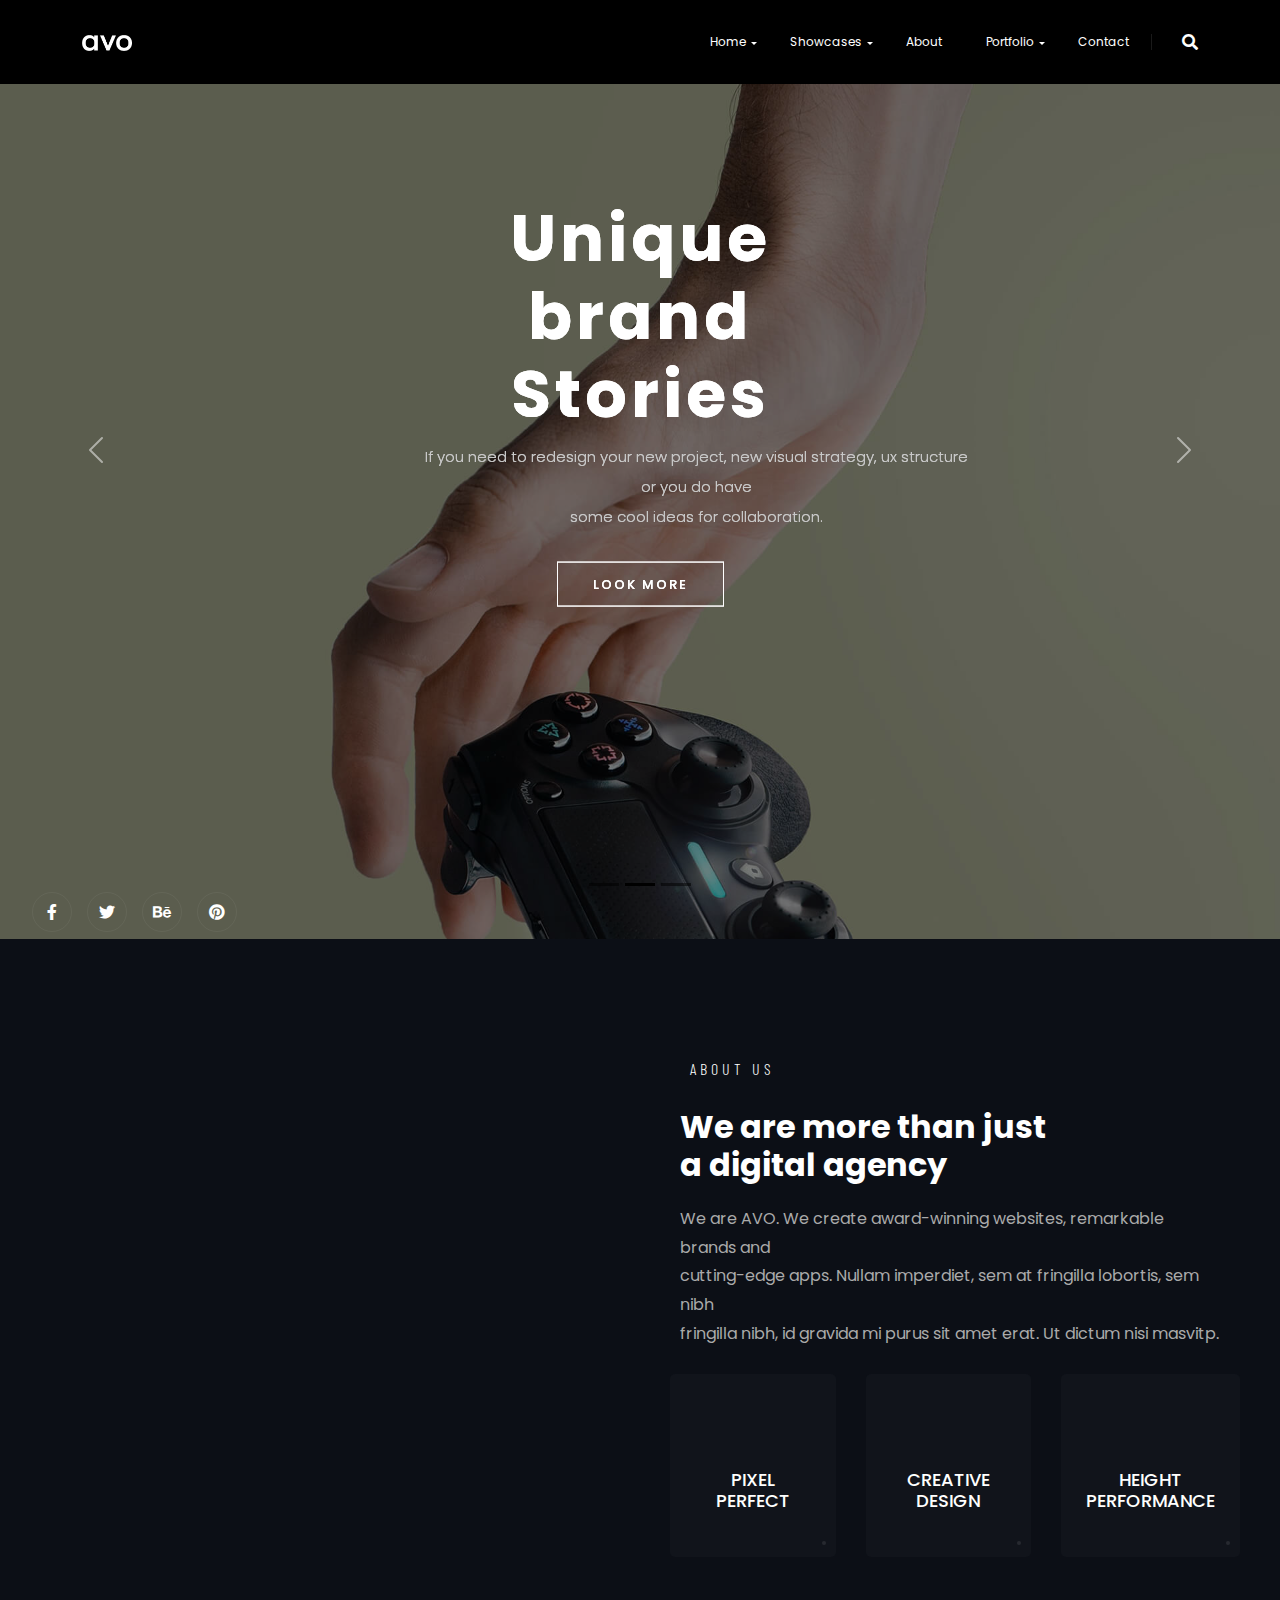
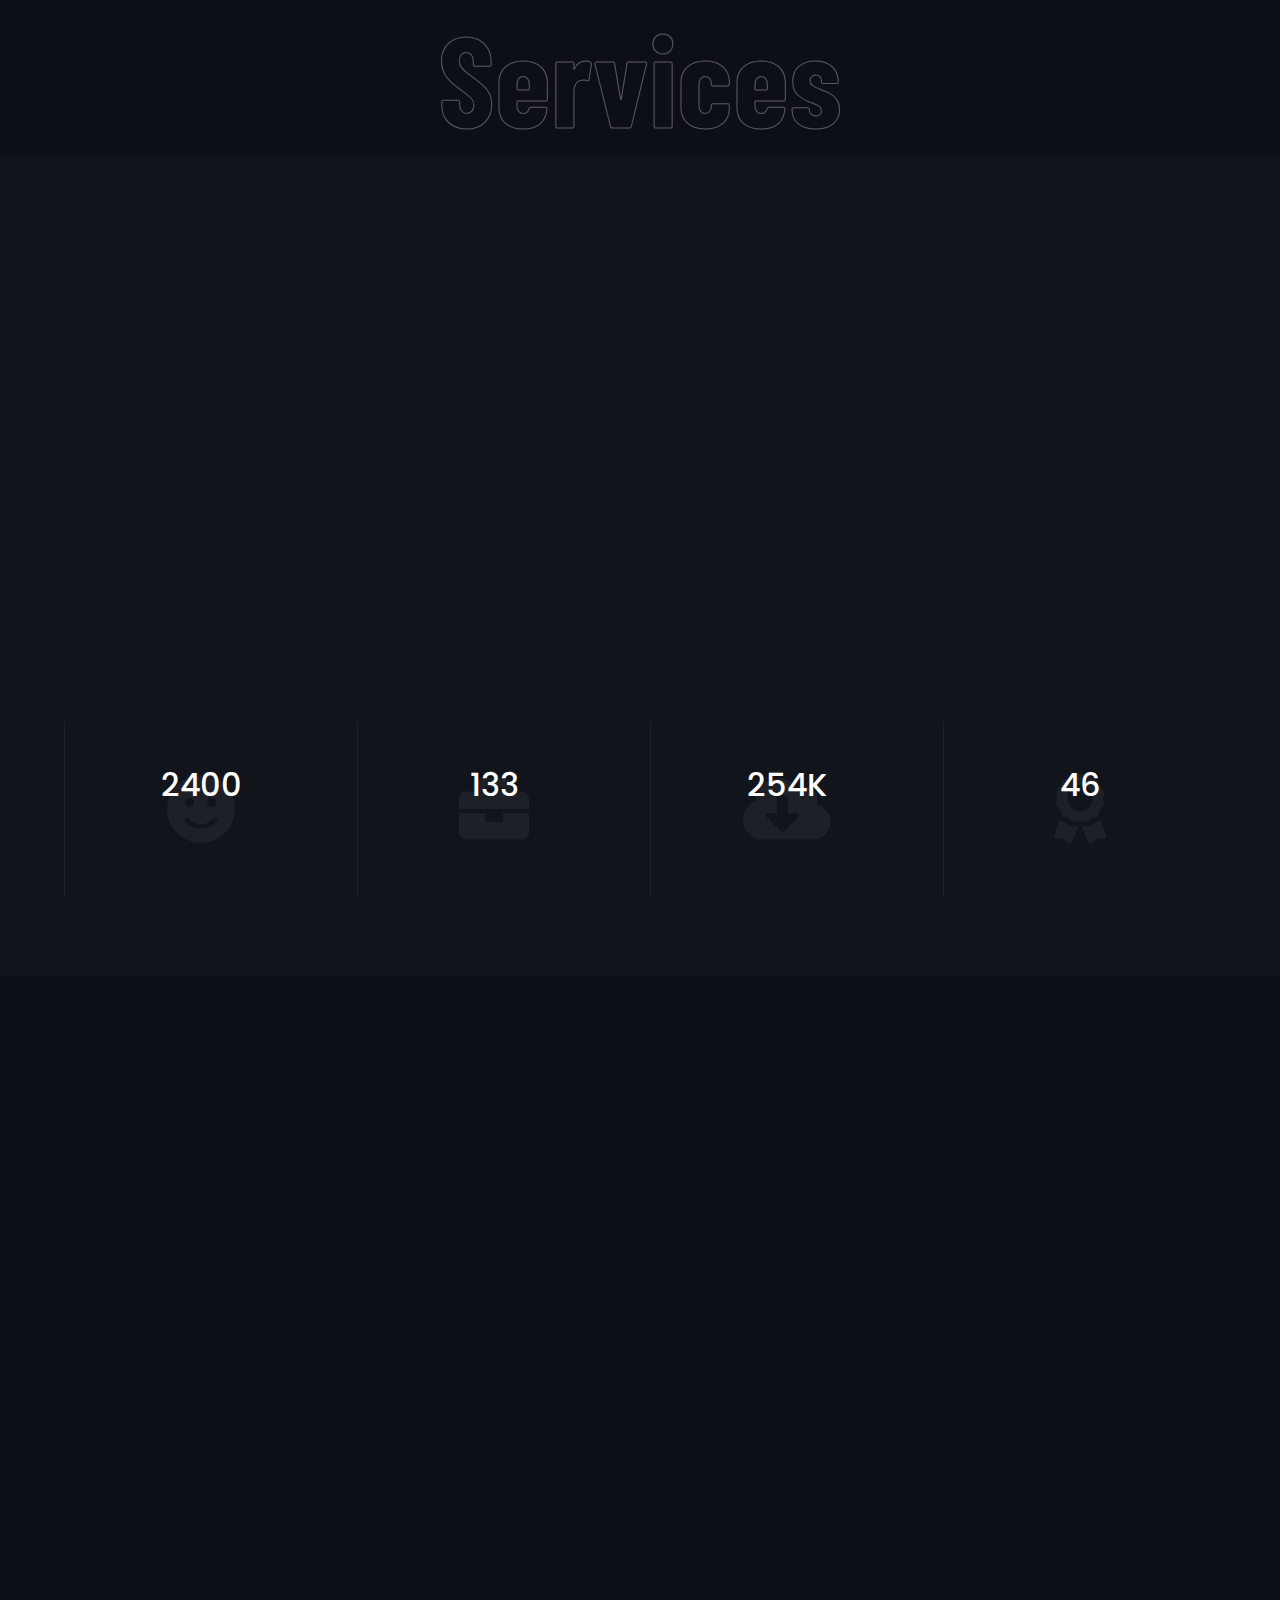
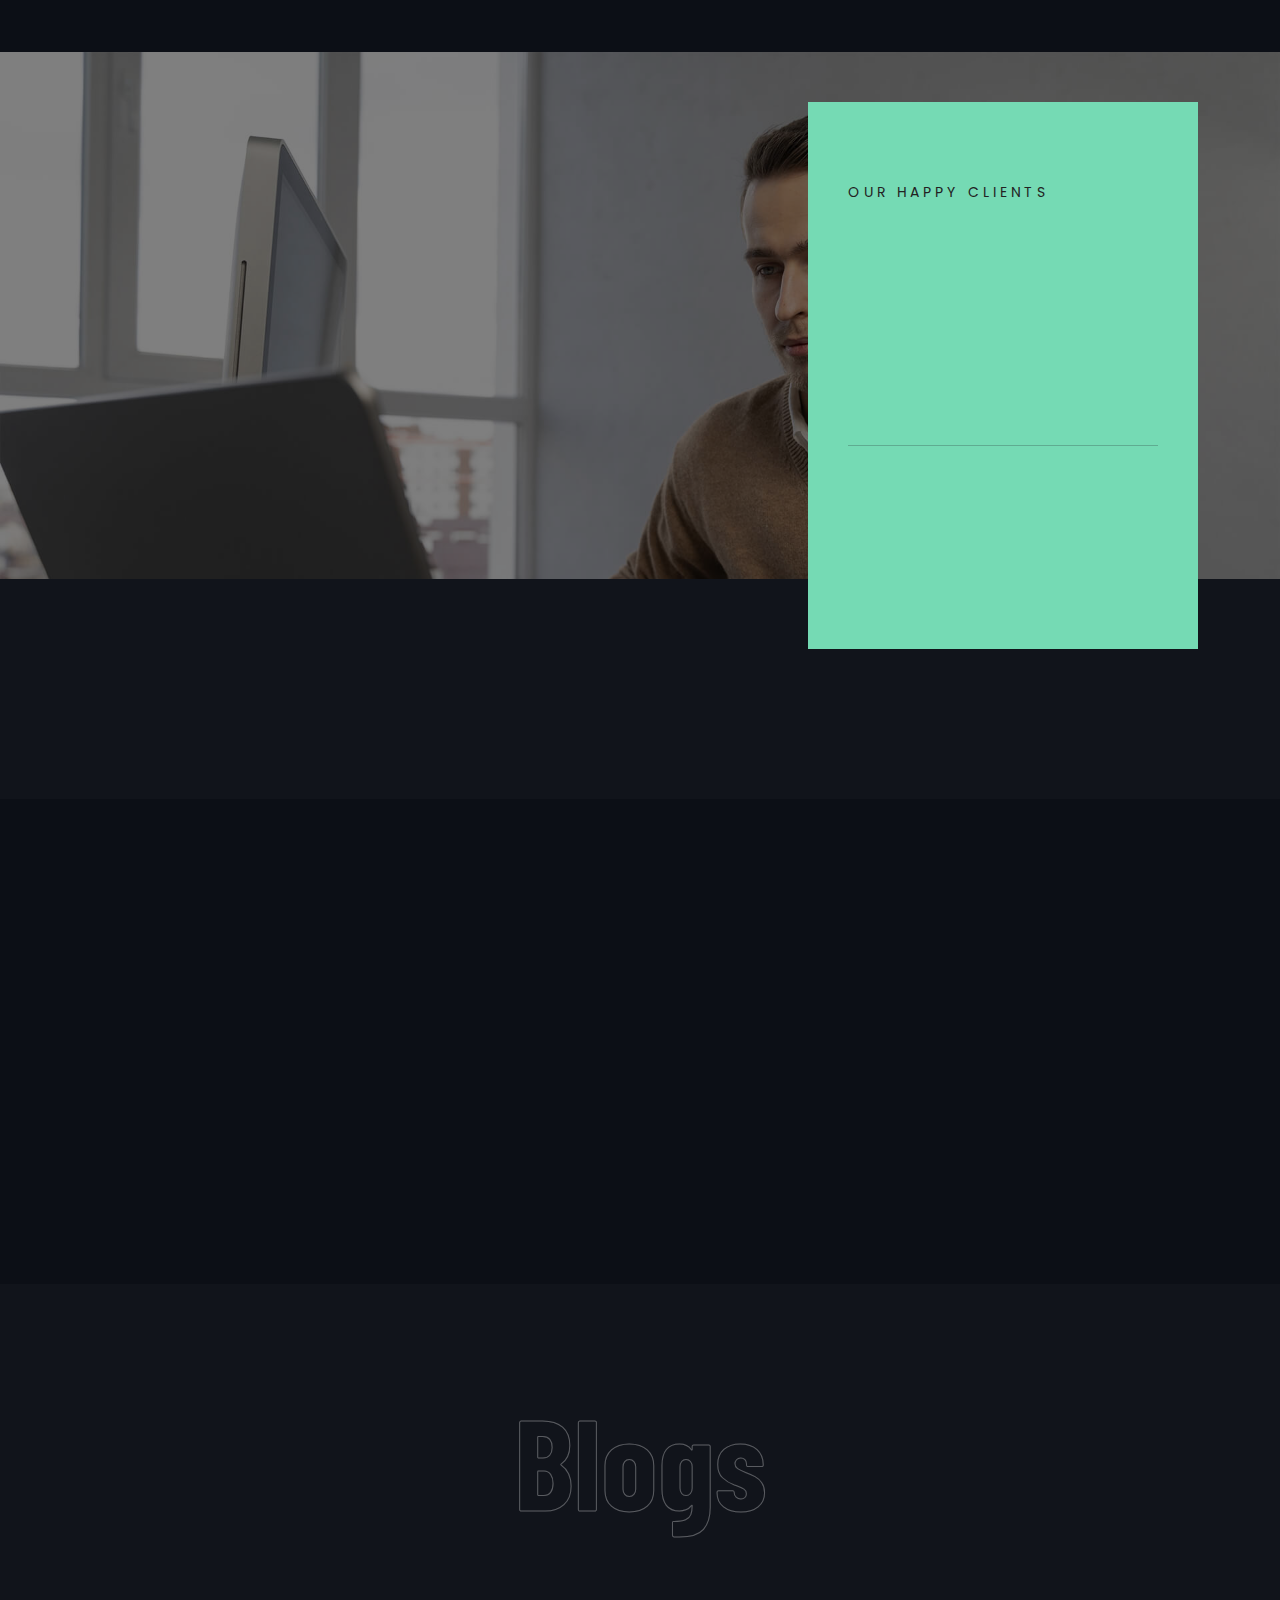
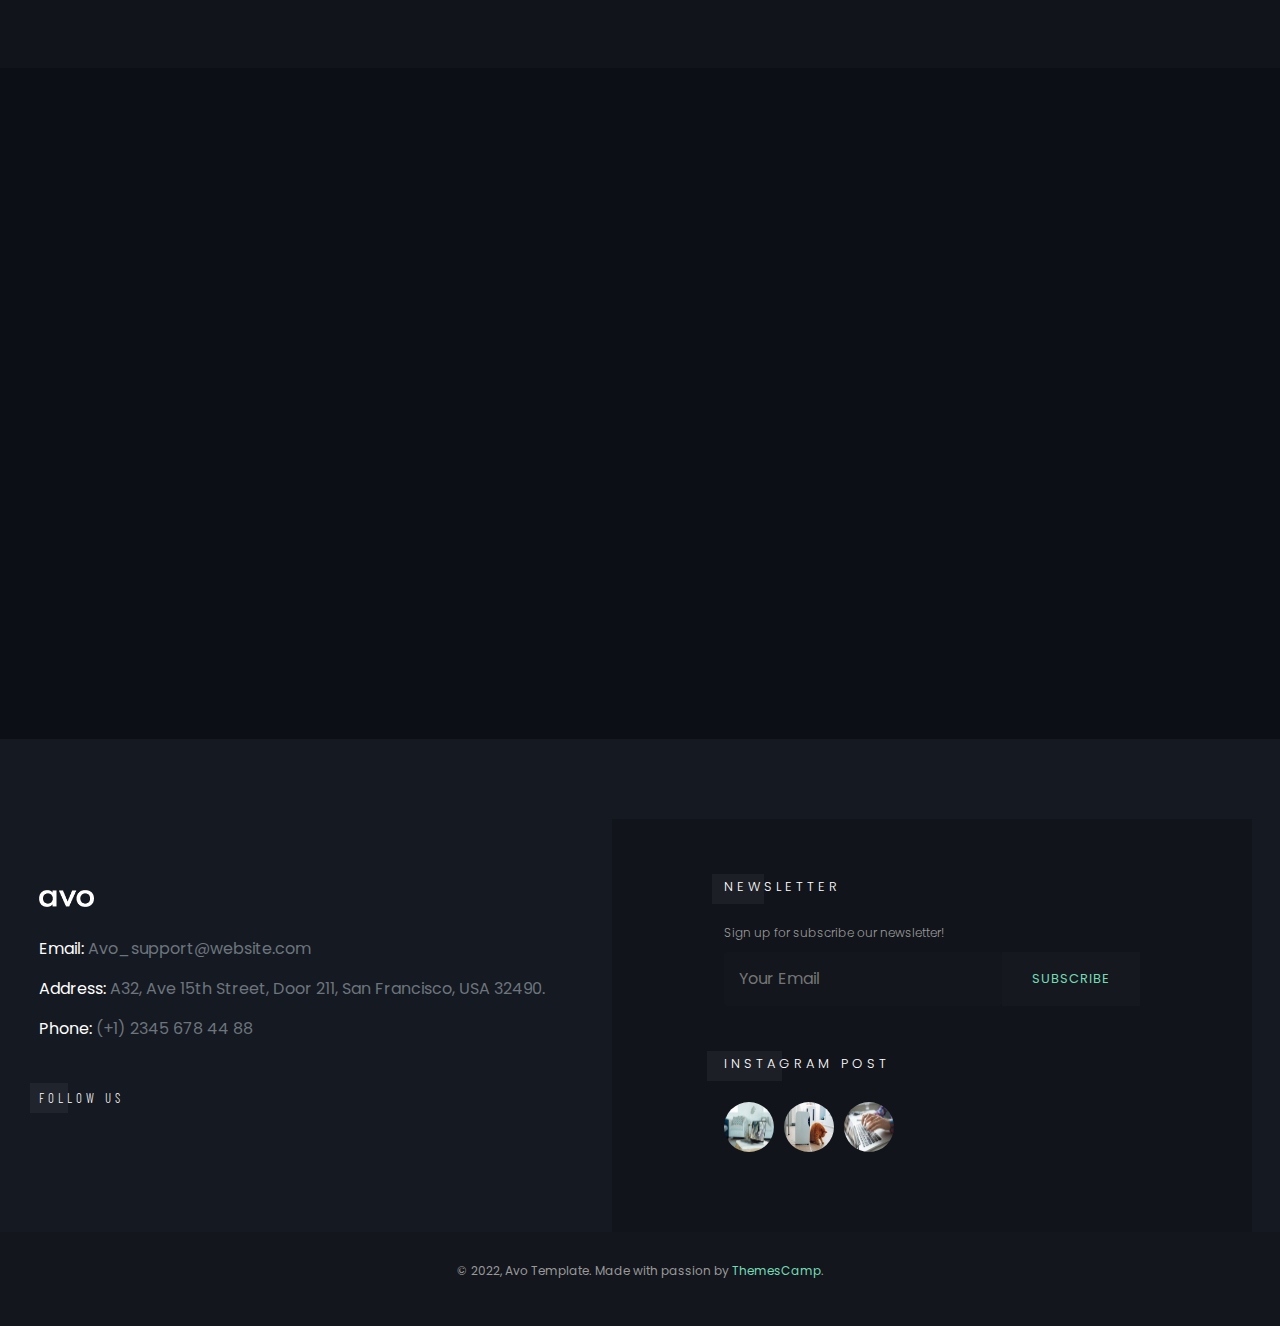
<file: Avo - React Creative Agency & Showcase Portfolio/Main Home.html>
<!DOCTYPE html>
<html lang="en">
  <head>
    <meta charset="UTF-8" />
    <meta name="viewport" content="width=device-width, initial-scale=1.0" />
    <title>Main Home</title>
    <!-- Render All Elements Normally -->
    <link rel="stylesheet" href="./css/normalize.css" />
    <!-- Font Awesome Library -->
    <link rel="stylesheet" href="css/all.min.css" />
    <!-- Main Template CSS File -->
    <link rel="stylesheet" href="./css/Main Home.css" />

    <!-- Google Fonts -->
    <style>
      @import url("https://fonts.googleapis.com/css2?family=Barlow+Condensed:ital,wght@0,100;0,200;0,300;0,400;0,500;0,600;0,700;0,800;0,900;1,100;1,200;1,300;1,400;1,500;1,600;1,700;1,800;1,900&family=Poppins:ital,wght@0,100;0,200;0,300;0,400;0,500;0,600;0,700;0,800;0,900;1,100;1,200;1,300;1,400;1,500;1,600;1,700;1,800;1,900&display=swap");
    </style>
    <!-- Bootstrap CSS -->
    <link
      href="https://cdn.jsdelivr.net/npm/bootstrap@5.3.2/dist/css/bootstrap.min.css"
      rel="stylesheet"
    />
    <!-- Wow Js  -->
    <link rel="stylesheet" href="https://cdnjs.cloudflare.com/ajax/libs/animate.css/4.1.1/animate.min.css">
    <link rel="stylesheet" href="https://cdnjs.cloudflare.com/ajax/libs/font-awesome/5.15.4/css/all.min.css">

  </head>
  <body>
    <!-- كود اسكرووول -->
     
  <div class="scroll_progress_circle  " onclick="scrollToTop()">
    <svg class="circle" width="60" height="60">
      <circle cx="30" cy="30" r="26"></circle>
    </svg>
    <i class="fas fa-sort-up"></i>
  </div>

    <!-- Header -->
    <header class="navbar">
      <div class="container">
        <a class="logo">
          <img src="./Images/logo-light.png" alt="Logo" />
        </a>
        <nav class="menu">
          <ul>
            <li id="dropdown_item">
              <a href="./Main Home.html" class="dropdown">Home</a>

              <ul class="dropdown-menu show">
                <li>
                  <a class="dropdown-item" href="./Main Home.html"
                    >Main Home</a
                  >
                </li>
                <li>
                  <a class="dropdown-item" href="./Creative Studio.html"
                    >Creative Studio</a
                  >
                </li>
                <li>
                  <a class="dropdown-item" href="/home/home3-dark/"
                    >Business Startup</a
                  >
                </li>
                <li>
                  <a class="dropdown-item" href="/home/home4-dark/">One Page</a>
                </li>
                <li>
                  <a class="dropdown-item" href="/home/home5-dark/"
                    >Freelancer</a
                  >
                </li>
              </ul>
            </li>
            <li id="dropdown_item">
              <a href="#about" class="dropdown">Showcases</a>
              <div class="dropdown-menu show">
                <a class="dropdown-item" href="/showcase/showcase-dark/"
                  >Full Screen</a
                ><a class="dropdown-item" href="/showcase2/showcase2-dark/"
                  >Creative Carousel</a
                ><a class="dropdown-item" href="/showcase3/showcase3-dark/"
                  >Radius Carousel</a
                ><a class="dropdown-item" href="/showcase4/showcase4-dark/"
                  >Columns Carousel</a
                ><a class="dropdown-item" href="/showcase5/showcase5-dark/"
                  >Boxed Carousel</a
                >
              </div>
            </li>
            <li><a href="./About.html">About</a></li>
            <li id="dropdown_item">
              <a href="#about" class="dropdown">Portfolio</a>
              <div class="dropdown-menu show">
                <a class="dropdown-item" href="/showcase/showcase-dark/"
                  >Mouse Info</a
                ><a class="dropdown-item" href="./Masonary 3 Columns.html"
                  >Masonry 3 Columns</a
                ><a class="dropdown-item" href="/showcase3/showcase3-dark/"
                  >Masonry 2 Columns</a
                ><a class="dropdown-item" href="/showcase4/showcase4-dark/"
                  >Pinterest List</a
                >
              </div>
            </li>
            <li><a href="./Contact .html">Contact</a></li>
            <li>
              <input type="text" placeholder="SEARCH" class="search_bar" />
            </li>
          </ul>
          <div class="search">
            <i class="fas fa-search"></i>
            <i class="fas fa-bars"></i>
          </div>
        </nav>
      </div>
    </header>

    <!-- البانر الرئيسي -->

    <!-- Slider Section -->
    <div id="carouselExampleDark" class="carousel carousel-dark slide">
      <div class="carousel-indicators">
          <button type="button" data-bs-target="#carouselExampleDark" data-bs-slide-to="0" class="active" aria-current="true" aria-label="Slide 1"></button>
          <button type="button" data-bs-target="#carouselExampleDark" data-bs-slide-to="1" aria-label="Slide 2"></button>
          <button type="button" data-bs-target="#carouselExampleDark" data-bs-slide-to="2" aria-label="Slide 3"></button>
      </div>
      <div class="carousel-inner">
          <div class="overlay"></div>
          <div class="carousel-item active wow animate__animated animate__fadeInUp" data-bs-interval="1000">
              <img src="./Images/01.jpg" class="d-block w-100" alt="...">
              <div class="carousel-caption d-none d-md-block">
                <h1 data-aos="fade-up" >
                  Unique
              </h1>
                                    brand Stories</h1>
                  <p class=" ">If you need to redesign your new project, new visual
                      strategy, ux structure or you do have <br> some cool
                      ideas for collaboration.</p>
                  <button >Look More</button>
              </div>
          </div>
          <div class="carousel-item active" data-bs-interval="1000">
              <img src="./Images/02.jpg" class="d-block w-100" alt="...">
              <div class="carousel-caption d-none d-md-block">
                  <h1 >Unique <br>
                      brand Stories</h1>
                  <p>If you need to redesign your new project, new visual
                      strategy, ux structure or you do have <br>some cool
                      ideas for collaboration.</p>
                  <button>Look More</button>
              </div>
          </div>        
          <div class="carousel-item active" data-bs-interval="1000">
              <img src="./Images/03.jpg" class="d-block w-100" alt="...">
              <div class="carousel-caption d-none d-md-block">
                  <h1 >Unique <br>
                      brand Stories</h1>
                  <p >If you need to redesign your new project, new visual
                      strategy, ux structure or you do have <br> some cool
                      ideas for collaboration.</p>
                  <button >Look More</button>
              </div>
          </div>
      </div>
      </div>
      <button class="carousel-control-prev" type="button" data-bs-target="#carouselExampleDark" data-bs-slide="prev">
       <span class="carousel-control-prev-icon" aria-hidden="true"></span>
      <span class="visually-hidden">Previous</span>
      </button>
      <button class="carousel-control-next" type="button" data-bs-target="#carouselExampleDark" data-bs-slide="next">
      <span class="carousel-control-next-icon" aria-hidden="true"></span>

      <span class="visually-hidden">Next</span>
      </button>
      <div class="social-icons">
          <a href="#"><i class="fab fa-facebook-f"></i></a>
          <a href="#"><i class="fab fa-twitter"></i></a>
          <a href="#"><i class="fab fa-behance"></i></a>
          <a href="#"><i class="fab fa-pinterest"></i></a>
      </div>
  </div>
  </div>
    <!-- قسم عننا -->
    <section class="about-section">
      <div class="about-text">
        <div class="sub-title">
          <h6 class="">About Us</h6>
          <span class=" wow animate__animated animate__flash"></span><span class=" wow animate__animated animate__flash"></span><span class=" wow animate__animated animate__flash "></span>
        </div>
        <h1>
          We are more than just <br />
          a digital agency
        </h1>
        <p>
          We are AVO. We create award-winning websites, remarkable brands and
          <br />
          cutting-edge apps. Nullam imperdiet, sem at fringilla lobortis, sem
          nibh <br />
          fringilla nibh, id gravida mi purus sit amet erat. Ut dictum nisi
          masvitp.
        </p>

 <!-- قسم الميزات -->
<section class="features">
  <div class="feature">
      <i class=" fas fa-bolt  wow animate__animated animate__swing" data-wow-delay="0.5s"></i>
      <h3>PIXEL PERFECT</h3>
      <div class="dots"><span></span><span></span><span></span></div>
  </div>
  <div class="feature">
      <i class=" fas fa-fill-drip  wow animate__animated animate__swing" data-wow-delay="0.8s"></i>
      <h3>CREATIVE DESIGN</h3>
      <div class="dots"><span></span><span></span><span></span></div>
  </div>
  <div class="feature">
      <i class=" fas fa-medal  wow animate__animated animate__swing" data-wow-delay="1s"></i>
      <h3>HEIGHT PERFORMANCE</h3>
      <div class="dots"><span></span><span></span><span></span></div>
  </div>
</section>

      </div>

      <div class="image-container">
        <img
          class="image_1  wow animate__animated animate__zoomInDown animate__delay-1s"
          src="./Images/footer_3.jpg"
          alt="Image 1"
        />
        <img
          class="image_2 wow animate__animated animate__zoomInLeft animate__delay-1.5s"
          src="./Images/footer_2.jpg"
          alt="Image 3"
        />
        <img
          class="image_3 wow animate__animated animate__zoomInUp animate__delay-0.5s"
          src="./Images/footer_1.jpg"
          alt="Image 2"
        />
      </div>
    </section>


    <!-- قسم الخدمات المميزة -->
    <nav class="special_services">
      <nav   class="Counterinside  wow animate__animated animate__fadeInUp">
        <p class="pTop wow   animate__fadeInUp">Best Features</p>
        <h1 class="text  wow   animate__fadeInUp">Services.</h1>
      </nav>
    </nav>
    <!-- قسم الخدمات المميزة الى تحتها -->
    <section class="features-section">
      <div class="features-grid">
          <div class="feature-box img-bg  wow animate__animated animate__fadeInRight animate__delay-0.3s ">
              <h3>Best Of <br>
                Our Features</h3>
              <button>See All Of Services</button>
          </div>
          <div class="feature-box color_1  wow animate__animated animate__fadeInRight animate__delay-0.4s">
            <i class="fas fa-fill-drip  wow animate__animated animate__swing animate__delay-1s"></i>
            <h3 class=" wow animate__animated animate__fadeInUpBig  animate__delay-1.5s">Graphic Design</h3>
              <p class=" wow animate__animated animate__fadeInUpBig  animate__delay-1.5s">Tempore corrupti temporibus fuga earum asperiores fugit laudantium.</p>
          </div>
          <div class="feature-box color_2  wow animate__animated animate__fadeInRight animate__delay-0.5s">
            <i class="fas fa-mobile-alt  wow animate__animated animate__swing animate__delay-1s"></i>
              <h3 class=" wow animate__animated animate__fadeInUpBig  animate__delay-1.5s">Web & <br> Mobile Design</h3>
              <p class=" wow animate__animated animate__fadeInUpBig  animate__delay-1.5s">Tempore corrupti temporibus fuga earum asperiores fugit laudantium.</p>
          </div>
          <div class="feature-box color_3  wow animate__animated animate__fadeInRight animate__delay-0.8s">
            <i class="fas fa-tv    wow animate__animated animate__swing animate__delay-1s"></i>
              <h3 class="   wow animate__animated animate__fadeInUpBig  animate__delay-1.5s">Social Media Marketing</h3>
              <p class="  wow animate__animated animate__fadeInUpBig animate__delay-1.5s">Tempore corrupti temporibus fuga earum asperiores fugit laudantium.</p>
          </div>
      </div>

      <div class="stats-grid">
          <div class="stat-box">
            <i class="fas fa-smile"></i>
              <h2>2400</h2>
              <p class=" wow animate__animated animate__fadeInUp">Happy Clients</p>
          </div>
          <div class="stat-box">
            <i class="fas fa-briefcase"></i>
              <h2>133</h2>
              <p class=" wow animate__animated animate__fadeInUp">Complete Projects</p>
          </div>
          <div class="stat-box">
            <i class="fas fa-cloud-download-alt"></i>
              <h2>254K</h2>
              <p class=" wow animate__animated animate__fadeInUp">Files Downloaded</p>
          </div>
          <div class="stat-box">
            <i class="fas fa-award"></i>
              <h2>46</h2>
              <p class=" wow animate__animated animate__fadeInUp">Award Win</p>
          </div>
      </div>
  </section>

         <!-- قسم الفن -->

         <div class="slideshow-container art_section">
          <div class="slides-wrapper">
              <div class="slide  wow animate__animated animate__delay-1.5s animate__fadeInUp">
                  <img src="./Images/swiper01 (1).jpg" alt="Card 1">
                  <div class="content">
                      <h3 class="  wow animate__animated animate__delay-1.2s animate__fadeInUp">art & illustration </h3>
                      <p class="  wow animate__animated animate__delay-1.2s animate__fadeInUp">The Start-Up Ultimate Guide to Make Your WordPress Journal.</p>
                       
                    </div>
              </div>
              <div class="slide  wow animate__animated animate__delay-1.2s animate__fadeInUp">
                  <img src="./Images/swiper02 (1).jpg" alt="Card 2">
                  <div class="content">
                      <h3 class="  wow animate__animated animate__delay-1.2s animate__fadeInUp">art & illustration  </h3>
                      <p class="  wow animate__animated animate__delay-1.2s animate__fadeInUp">The Start-Up Ultimate Guide to Make Your WordPress Journal.</p>
                       
                    </div>
              </div>
              <div class="slide  wow animate__animated animate__delay-0.8s animate__fadeInUp">
                  <img src="./Images/swiper03 (1).jpg" alt="Card 3">
                  <div class="content">
                    <h3 class="  wow animate__animated animate__delay-1.2s animate__fadeInUp">art & illustration </h3>
                      <p class="  wow animate__animated animate__delay-1.2s animate__fadeInUp">The Start-Up Ultimate Guide to Make Your WordPress Journal.</p>
                       
                    </div>
              </div>
              <div class="slide  wow animate__animated animate__delay-0.5s animate__fadeInUp">
                  <img src="./Images/swiper04.jpg" alt="Card 4">
                  <div class="content">
                    <h3 class="  wow animate__animated animate__delay-1.2s animate__fadeInUp">art & illustration</h3>
                      <p class="  wow animate__animated animate__delay-1.2s animate__fadeInUp">The Start-Up Ultimate Guide to Make Your WordPress Journal.</p>
                       
                    </div>
              </div>
              <div class="slide  wow animate__animated animate__delay-0.2s animate__fadeInUp">
                <img src="./Images/swiper05.jpg" alt="Card 4">
                <div class="content">
                  <h3 class="  wow animate__animated animate__delay-1.2s animate__fadeInUp">art & illustration </h3>
                    <p class="  wow animate__animated animate__delay-1.2s animate__fadeInUp">The Start-Up Ultimate Guide to Make Your WordPress Journal.</p>
                     
                </div>
            </div>
          </div>
      </div>

    <!-- قسم  الفيديو -->
    <section class="testimonial-section">
      <div class="container">
        <div class="left-content">
          <div class="play-button wow animate__animated animate__delay-1.2s animate__heartBeat">
            <span><i class="fas fa-play" ></i></span>
            <!-- أيقونة زر التشغيل -->
          </div>
          <h1 class="wow animate__animated animate__delay-1.2s animate__fadeInLeftBig">
            So that's us. There's no <br />
            other way to put it.
          </h1>
        </div>
        <div class="right-content">
          <p class="section-title">OUR HAPPY CLIENTS</p>
          <h2  class=" wow animate__animated animate__fadeInLeft animate__delay-1s">What Client's Say?</h2>
          <p class="description  wow animate__animated animate__fadeInUp">
            Nulla metus metus ullamcorper vel tincidunt sed euismod nibh
            volutpat velit class aptent taciti sociosqu ad litora.
          </p>
          <hr />
          <div class="client-info">
            <div class="img-boxwidth  wow animate__animated animate__zoomIn">
              <img src="./Images/22.jpg" alt="Alex Regelman" />
            </div>
            <div class="alex">
              <p class="client-name  wow animate__animated animate__bounceInUp animate__delay-1s">ALEX REGELMAN</p>
              <p class="client-role wow animate__animated animate__bounceInUp animate__delay-1s">CO-FOUNDER, COLABRIO</p>
            </div>
          </div>
        </div>
      </div>
    </section>
    <div class="CircularProgressbar">
      <div class="container">
        <div class="circul circul_1 wow animate__animated animate__fadeInLeft">
          <div class="project-container circle-1">
            <div class="progress-circle"></div>
            <div class="cont">
              <h3>Project</h3>
              <h1>Consulting</h6>
            </div>
          </div>
        </div>

        <div class="circul circul_2">
          <div class="project-container circle-2 wow animate__animated animate__fadeInLeft">
            <div class="progress-circle"></div>
            <div class="cont">
              <h3>App</h3>
              <h1>Development</h6>
            </div>
          </div>
        </div>
      </div>
    </div>

    
    <!-- قسم العملاء -->

        <section class="clients-section">
          <div class="container">
            <div class="clients-box  wow animate__animated animate__delay-1s animate__zoomIn">
              <h6>Clients</h6><h2>OUR <br> CLIENTS </h2>
            </div>
            <div class="clients-flex ">
              <div class="client-logo  wow animate__animated animate__delay-0.5s animate__zoomIn"><img src="./Images/clients section01.png" alt=""></div>
              <div class="client-logo  wow animate__animated animate__delay-1s animate__zoomIn"><img src="./Images/clients section02.png" alt=""></div>
              <div class="client-logo  wow animate__animated animate__delay-0.5s animate__zoomIn"><img src="./Images/clients section03.png" alt=""></div>
              <div class="client-logo  wow animate__animated animate__delay-1s animate__zoomIn"><img src="./Images/clients section04.png" alt=""></div>
              <div class="client-logo  wow animate__animated animate__delay-0.5s animate__zoomIn"><img src="./Images/clients section05.png" alt=""></div>
              <div class="client-logo  wow animate__animated animate__delay-1s animate__zoomIn"><img src="./Images/clients section06.png" alt=""></div>
              <div class="client-logo  wow animate__animated animate__delay-0.5s animate__zoomIn"><img src="./Images/clients section07.png" alt=""></div>
              <div class="client-logo  wow animate__animated animate__delay-1s animate__zoomIn"><img src="./Images/clients section08.png" alt=""></div>

            </div>
          </div>
        </section>
        <!-- قسم البلوجز -->
        <nav class="Blogs_services">
          <nav class="Counterinside  wow animate__animated animate__delay-1.5s animate__fadeInUp">
            <p class="pTop">Latest News</p>
            <h1 class="text">Our Blogs.</h1>
          </nav>
        </nav>
        <div class="slideshow-container">
          <div class="slides-wrapper  wow animate__animated animate__delay-1.5s animate__fadeInUp">
              <div class="slide  wow animate__animated animate__delay-1.5s animate__fadeInUp">
                  <img src="./Images/footer_1.jpg" alt="Card 1">
                  <div class="content">
                      <h3>by / Admin <span class="date">07 AUG</span></h3>
                      <p>The Start-Up Ultimate Guide to Make Your WordPress Journal.</p>
                      <button href="#" class="read-more">Read More</button>
                    </div>
              </div>
              <div class="slide  wow animate__animated animate__delay-1.2s animate__fadeInUp">
                  <img src="./Images/footer_2.jpg" alt="Card 2">
                  <div class="content">
                      <h3>by / Admin <span class="date">07 AUG</span></h3>
                      <p>The Start-Up Ultimate Guide to Make Your WordPress Journal.</p>
                      <button href="#" class="read-more">Read More</button>
                    </div>
              </div>
              <div class="slide  wow animate__animated animate__delay-0.8s animate__fadeInUp">
                  <img src="./Images/footer_3.jpg" alt="Card 3">
                  <div class="content">
                    <h3>by / Admin <span class="date">07 AUG</span></h3>
                      <p>The Start-Up Ultimate Guide to Make Your WordPress Journal.</p>
                      <button href="#" class="read-more">Read More</button>
                    </div>
              </div>
              <div class="slide  wow animate__animated animate__delay-0.5s animate__fadeInUp">
                  <img src="./Images/f1.jpg" alt="Card 4">
                  <div class="content">
                    <h3>by / Admin <span class="date">07 AUG</span></h3>
                      <p>The Start-Up Ultimate Guide to Make Your WordPress Journal.</p>
                      <button href="#" class="read-more">Read More</button>
                    </div>
              </div>
              <div class="slide  wow animate__animated animate__delay-0.2s animate__fadeInUp">
                <img src="./Images/f4.jpg" alt="Card 4">
                <div class="content">
                  <h3>by / Admin <span class="date">07 AUG</span></h3>
                    <p>The Start-Up Ultimate Guide to Make Your WordPress Journal.</p>
                    <button href="#" class="read-more">Read More</button>
                </div>
            </div>
          </div>
      </div>

        <section class="project-section">
          <div class="container   wow animate__animated animate__bounceInLeft">

          <div class="content  wow animate__animated animate__bounceInLeft ">
              <p class="subtitle ">LET'S TALK</p>
              <h1 class="">ABOUT YOUR <span class="letter">NEXT PROJECT <span>.</span></span></h1>
          </div>
          <button class="button  wow animate__animated  animate__tada animate__delay-1s ">
            <span> Get In Touch</span>
          </button>
        </div>

      </section>

    <!-- الفوتر -->
    <footer class="footer">
      <div class="footer-container">
        <!-- القسم الأول -->
        <div class="footer-section one">
          <img class="footer-logo" src="./Images/logo-light.png" alt="" />
          
          <p>Email: <a href="mailto:Avo_support@website.com" class="footer-link">Avo_support@website.com</a></p>
          <p>Address: <a class="add"> A32, Ave 15th Street, Door 211, San Francisco, USA 32490.</a></p>
          <p>Phone: <a href="tel:+123456784488" class="footer-link">(+1) 2345 678 44 88</a></p>
          <button class="follow">FOLLOW US</button>

        </div>
    
        <!-- القسم الثاني -->
        <div class="footer-section two">
          <h4>NEWSLETTER</h4>
          <p>Sign up for subscribe our newsletter!</p>
          <form>
            <input type="email" placeholder="Your Email" class="footer-input">
            <button type="submit"class="footer-button">SUBSCRIBE</button>
          </form> 
          <div class="footer-section">
            <h4>INSTAGRAM POST</h4>
            <div class="footer-images">
              <img src="./Images/footer_1.jpg" alt="Instagram post" class="footer-img">
              <img src="./Images/footer_2.jpg" alt="Instagram post" class="footer-img">
              <img src="./Images/footer_3.jpg" alt="Instagram post" class="footer-img">
            </div>
          </div>
        </div>
      </div>
      <div class="copyrights text-center"><p>© 2022, Avo Template. Made with passion by <a href="#0">ThemesCamp</a>.</p></div>
    </footer>


    <!-- Bootstrap JavaScript -->
    <script src="https://cdn.jsdelivr.net/npm/bootstrap@5.3.2/dist/js/bootstrap.bundle.min.js"></script>
    <script>
      let carousel = document.querySelector("#carouselExampleDark");
      let carouselInstance = new bootstrap.Carousel(carousel, {
        interval: 4000, // الزمن بين كل شريحة (5 ثوانٍ)
        ride: "carousel",
      });
    </script>
    <script src="https://cdnjs.cloudflare.com/ajax/libs/wow/1.1.2/wow.min.js"></script>

    <script>// تهيئة WOW.js
      new WOW().init();
      </script>
<!-- اسكربت سكرول -->
<script>
  const progressCircle = document.querySelector('.circle circle');
  const circleRadius = progressCircle.r.baseVal.value;
  const circumference = 2 * Math.PI * circleRadius;
  
  // ضبط محيط الدائرة
  progressCircle.style.strokeDasharray = `${circumference}`;
  progressCircle.style.strokeDashoffset = `${circumference}`;
  
  // تحديث تقدم الدائرة بناءً على التمرير
  window.addEventListener('scroll', () => {
    const scrollableHeight = document.documentElement.scrollHeight - window.innerHeight;
    const scrolledAmount = window.scrollY;
    const progress = scrolledAmount / scrollableHeight;
  
    // تحديث الإزاحة بناءً على التمرير
    const offset = circumference - progress * circumference;
    progressCircle.style.strokeDashoffset = offset;
  
    // إظهار أو إخفاء الزر
    if (scrolledAmount > 300) {
      document.querySelector('.scroll_progress_circle').classList.add('show');
    } else {
      document.querySelector('.scroll_progress_circle').classList.remove('show');
    }
  });
  
  // التمرير إلى الأعلى عند النقر
  function scrollToTop() {
    window.scrollTo({
      top: 0,
      behavior: 'smooth',
    });
  }
  
</script>


  </body>
</html>
<!-- wow -->
<!-- data-wow-delay -->
</file>
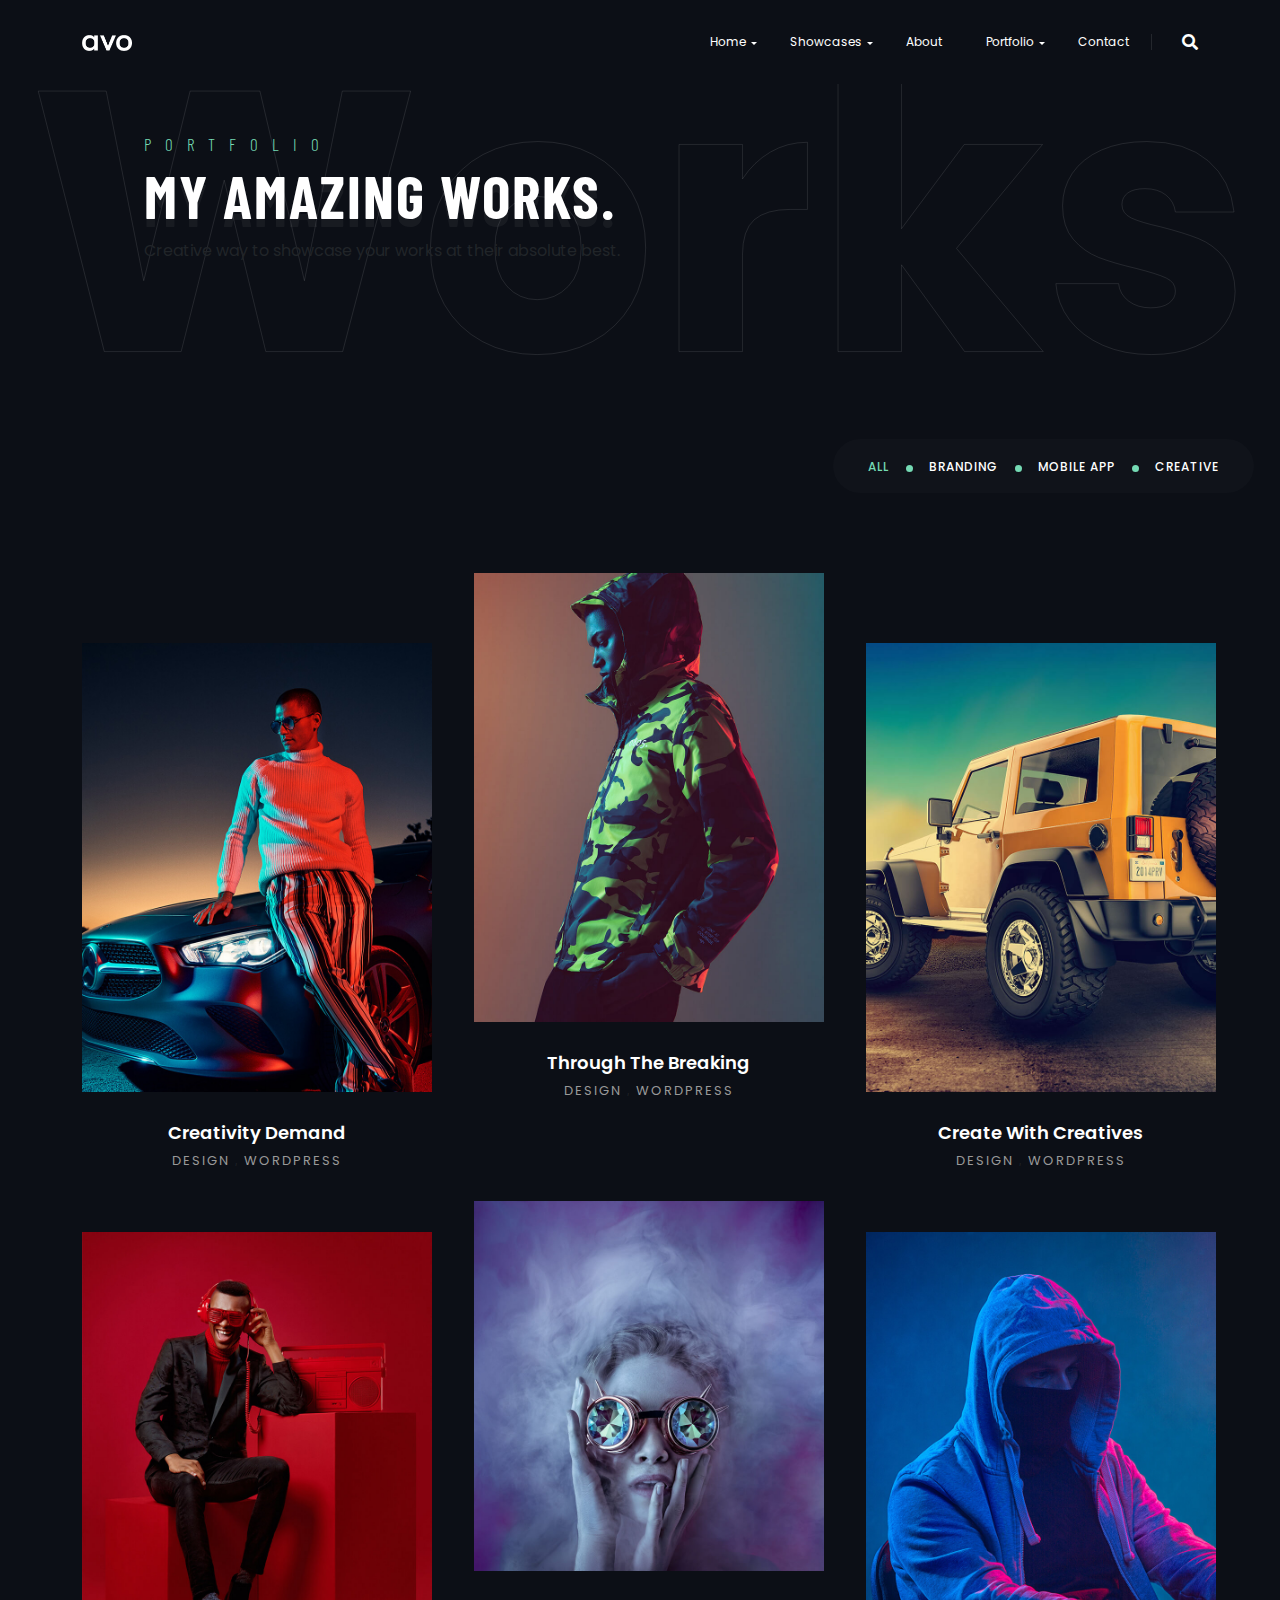
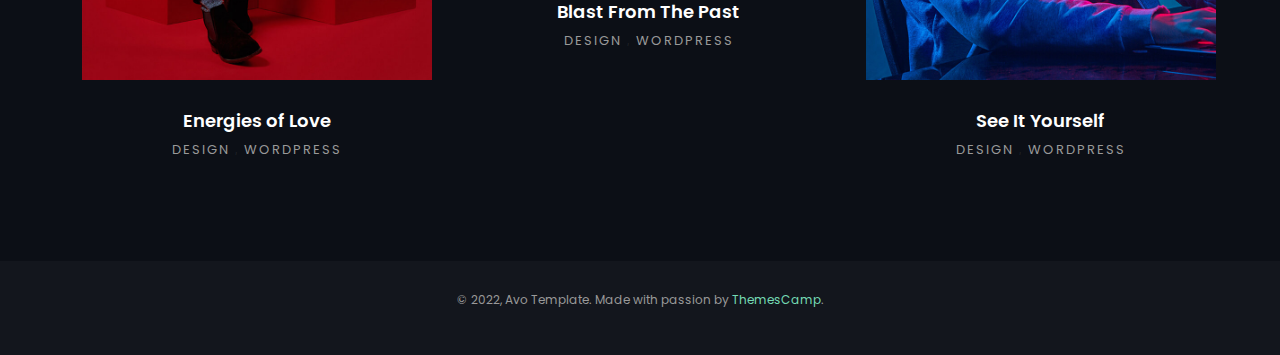
<file: Avo - React Creative Agency & Showcase Portfolio/Masonary 3 Columns.html>
<!DOCTYPE html>
<html lang="en">
  <head>
    <meta charset="UTF-8" />
    <meta name="viewport" content="width=device-width, initial-scale=1.0" />
    <title>Masonary 3 Columns</title>
    <!-- Render All Elements Normally -->
    <link rel="stylesheet" href="./css/normalize.css" />
    <!-- Font Awesome Library -->
    <link rel="stylesheet" href="css/all.min.css" />
    <!-- Main Template CSS File -->
    <link rel="stylesheet" href="./css/Masonary 3 Columns.css" />

    <!-- Google Fonts -->
    <style>
      @import url("https://fonts.googleapis.com/css2?family=Barlow+Condensed:ital,wght@0,100;0,200;0,300;0,400;0,500;0,600;0,700;0,800;0,900;1,100;1,200;1,300;1,400;1,500;1,600;1,700;1,800;1,900&family=Poppins:ital,wght@0,100;0,200;0,300;0,400;0,500;0,600;0,700;0,800;0,900;1,100;1,200;1,300;1,400;1,500;1,600;1,700;1,800;1,900&display=swap");
    </style>
    <!-- Bootstrap CSS -->
    <link
      href="https://cdn.jsdelivr.net/npm/bootstrap@5.3.2/dist/css/bootstrap.min.css"
      rel="stylesheet"
    />
    <!-- Wow Js  -->
    <link rel="stylesheet" href="https://cdnjs.cloudflare.com/ajax/libs/animate.css/4.1.1/animate.min.css">

  </head>
  <body>
    
    <!-- كود اسكرووول -->
     
  <div class="scroll_progress_circle  " onclick="scrollToTop()">
    <svg class="circle" width="60" height="60">
      <circle cx="30" cy="30" r="26"></circle>
    </svg>
    <i class="fas fa-sort-up"></i>
  </div>

    <!-- Header -->
    <header class="navbar">
      <div class="container">
        <a class="logo">
          <img src="./Images/logo-light.png" alt="Logo" />
        </a>
        <nav class="menu">
          <ul>
            <li id="dropdown_item">
              <a href="./Main Home.html" class="dropdown">Home</a>

              <ul class="dropdown-menu show">
                <li>
                  <a class="dropdown-item" href="./Main Home.html"
                    >Main Home</a
                  >
                </li>
                <li>
                  <a class="dropdown-item" href="./Creative Studio.html"
                    >Creative Studio</a
                  >
                </li>
                <li>
                  <a class="dropdown-item" href="/home/home3-dark/"
                    >Business Startup</a
                  >
                </li>
                <li>
                  <a class="dropdown-item" href="/home/home4-dark/">One Page</a>
                </li>
                <li>
                  <a class="dropdown-item" href="/home/home5-dark/"
                    >Freelancer</a
                  >
                </li>
              </ul>
            </li>
            <li id="dropdown_item">
              <a href="#about" class="dropdown">Showcases</a>
              <div class="dropdown-menu show">
                <a class="dropdown-item" href="/showcase/showcase-dark/"
                  >Full Screen</a
                ><a class="dropdown-item" href="/showcase2/showcase2-dark/"
                  >Creative Carousel</a
                ><a class="dropdown-item" href="/showcase3/showcase3-dark/"
                  >Radius Carousel</a
                ><a class="dropdown-item" href="/showcase4/showcase4-dark/"
                  >Columns Carousel</a
                ><a class="dropdown-item" href="/showcase5/showcase5-dark/"
                  >Boxed Carousel</a
                >
              </div>
            </li>
            <li><a href="./About.html">About</a></li>
            <li id="dropdown_item">
              <a href="#about" class="dropdown">Portfolio</a>
              <div class="dropdown-menu show">
                <a class="dropdown-item" href="/showcase/showcase-dark/"
                  >Mouse Info</a
                ><a class="dropdown-item" href="./Masonary 3 Columns.html"
                  >Masonry 3 Columns</a
                ><a class="dropdown-item" href="/showcase3/showcase3-dark/"
                  >Masonry 2 Columns</a
                ><a class="dropdown-item" href="/showcase4/showcase4-dark/"
                  >Pinterest List</a
                >
              </div>
            </li>
            <li><a href="./Contact .html">Contact</a></li>
            <li>
              <input type="text" placeholder="SEARCH" class="search_bar" />
            </li>
          </ul>
          <div class="search">
            <i class="fas fa-search"></i>
            <i class="fas fa-bars"></i>
          </div>
        </nav>
      </div>
    </header>


    <!-- البانر الرئيسي -->

    <!-- قسم الأعمال -->
    <section class="portfolio section-padding pb-70">
      <div class="container">
        <h6 class="subtitle">PORTFOLIO</h6>
        <h1 class="title">My amazing works.</h1>
        <p>Creative way to showcase your works at their absolute best.</p>
        <div class="filtering text-center col-12">
          <div class="filter">
            <span data-filter="*" class="active">All</span
            ><span data-filter=".brand">Branding</span
            ><span data-filter=".web">Mobile App</span
            ><span data-filter=".graphic">Creative</span>
          </div>
        </div>
      </div>
    </section>


        <!-- Start Gallery -->
        <div class="gallery" id="gallery">
          <div class="container">
            <div  class="box">
              <div class="image imago wow animated">
                <img
                  src="./Images/gallery 01 (1).jpg"
                  alt=""
                />
              </div>
              <div class="cont">
                <h6>Creativity Demand</h6>
                <span><a href="">Design</a>,<a href="">WordPress</a></span
                >
              </div>
            </div>
            <div id="s-margin" class="box">
              <div class="image imago wow animated">
                <img
                  src="./Images/gallery 02 (1).jpg"
                  alt=""
                />
              </div>
              <div class="cont">
                <h6>Through The Breaking</h6>
                <span><a href="">Design</a>,<a href="">WordPress</a></span
                >
              </div>
            </div>
            <div class="box">
              <div class="image imago wow animated">
                <img
                  src="./Images/gallery 03 (1).jpg"
                  alt=""
                />
              </div>
              <div class="cont">
                <h6>Create With Creatives</h6>
                <span><a href="">Design</a>,<a href="">WordPress</a></span
                >
              </div>
            </div>
            <div class="box">
              <div class="image imago wow animated">
                <img
                  src="./Images/gallery 04.jpg"
                  alt=""
                />
              </div>
              <div class="cont">
                <h6>Energies of Love</h6>
                <span><a href="">Design</a>,<a href="">WordPress</a></span
                >
              </div>
            </div>
            <div id="s-margin" class="box">
              <div class="image imago wow animated">
                <img src="./Images/gallery 06.jpg"alt=""/>
              </div>
              <div class="cont">
                <h6>Blast From The Past</h6>
                <span><a href="">Design</a>,<a href="">WordPress</a></span
                >
              </div>
            </div>
            <div class="box">
              <div class="image imago wow animated">
                <img src="./Images/gallery 05.jpg"alt=""/>
              </div>
              <div class="cont">
                <h6>See It Yourself</h6>
                <span><a href="">Design</a>,<a href="">WordPress</a></span>
              </div>
            </div>
          </div>
        </div>
        <!-- End Gallery -->
    <!-- الفوتر -->
    <footer class="footer">
      
      <div class="copyrights text-center"><p>© 2022, Avo Template. Made with passion by <a href="#0">ThemesCamp</a>.</p></div>
    </footer>


    <!-- Bootstrap JavaScript -->
    <script src="https://cdn.jsdelivr.net/npm/bootstrap@5.3.2/dist/js/bootstrap.bundle.min.js"></script>
    <script>
      let carousel = document.querySelector("#carouselExampleCaptions");
      let carouselInstance = new bootstrap.Carousel(carousel, {
        interval: 4000, // الزمن بين كل شريحة (5 ثوانٍ)
        ride: "carousel",
      });
    </script>
    <script src="https://cdnjs.cloudflare.com/ajax/libs/wow/1.1.2/wow.min.js"></script>

    <script>
      // Array of slider images
      const sliderImages = [
        "./Images/01.jpg", // Replace with your image paths
        "./Images/02.jpg",
        "./Images/03.jpg",
      ];

      let currentSlide = 0;

      // Select elements
      const slider = document.querySelector(".slider");
      const currentSlideEl = document.getElementById("current-slide");
      const totalSlidesEl = document.getElementById("total-slides");

      // Set total slides count
      totalSlidesEl.textContent = sliderImages.length;

      // Function to update the background image
      function updateSlider() {
        slider.style.backgroundImage = `url(${sliderImages[currentSlide]})`;
        currentSlideEl.textContent = currentSlide + 1;
      }

      // Show the next slide
      function nextSlide() {
        currentSlide = (currentSlide + 1) % sliderImages.length;
        updateSlider();
      }

      // Show the previous slide
      function prevSlide() {
        currentSlide =
          (currentSlide - 1 + sliderImages.length) % sliderImages.length;
        updateSlider();
      }

      // Event listeners for buttons
      document.querySelector(".next-btn").addEventListener("click", nextSlide);
      document.querySelector(".prev-btn").addEventListener("click", prevSlide);

      // Initialize slider
      updateSlider();

      // Slides data
      const slides = [
        { title: "DIGITAL", subtitle: "DESIGN AWARDS" },
        { title: "CREATIVE", subtitle: "INNOVATION IDEAS" },
        { title: "NEXT-GEN", subtitle: "TECHNOLOGY SHOWCASE" },
      ];

      let currentIndex = 0;
    </script>
    
<!-- اسكربت سكرول -->
<script>
  const progressCircle = document.querySelector('.circle circle');
  const circleRadius = progressCircle.r.baseVal.value;
  const circumference = 2 * Math.PI * circleRadius;
  
  // ضبط محيط الدائرة
  progressCircle.style.strokeDasharray = `${circumference}`;
  progressCircle.style.strokeDashoffset = `${circumference}`;
  
  // تحديث تقدم الدائرة بناءً على التمرير
  window.addEventListener('scroll', () => {
    const scrollableHeight = document.documentElement.scrollHeight - window.innerHeight;
    const scrolledAmount = window.scrollY;
    const progress = scrolledAmount / scrollableHeight;
  
    // تحديث الإزاحة بناءً على التمرير
    const offset = circumference - progress * circumference;
    progressCircle.style.strokeDashoffset = offset;
  
    // إظهار أو إخفاء الزر
    if (scrolledAmount > 300) {
      document.querySelector('.scroll_progress_circle').classList.add('show');
    } else {
      document.querySelector('.scroll_progress_circle').classList.remove('show');
    }
  });
  
  // التمرير إلى الأعلى عند النقر
  function scrollToTop() {
    window.scrollTo({
      top: 0,
      behavior: 'smooth',
    });
  }
  
</script>
  </body>
</html>
</file>
<file: Avo - React Creative Agency & Showcase Portfolio/css/About.css>
/* Start Variables */
:root {
  --main-color: rgb(117, 218, 180);
  --second-color: rgb(200, 200, 200);
  --third-color: white;
  --p-Color: #c8c8c8;
  --transparent-color: rgb(15 116 143 / 70%);
  --section-padding: 100px;
  --main-padding-top: 100px;
  --main-padding-bottom: 100px;
  --main-transition: 0.3s;
}
/* End Variables */
/* Start Global Rules */
* {
  -webkit-box-sizing: border-box;
  -moz-box-sizing: border-box;
  box-sizing: border-box;
  padding: 0;
  margin: 0;
  font-family: "Poppins", sans-serif;
}
html {
  overflow-x: hidden;
  scroll-behavior: smooth;
}

/* إعدادات عامة */
body {
  margin: 0;
  padding: 0;
  background-color: #0c0f16 !important;
  color: #fff;
  line-height: 1.6;
  position: relative;
}

/* شريط التنقل */

.navbar {
  position: absolute;
  background-color: black;
  color: var(--third-color);
  display: flex;
  align-items: center;
  justify-content: flex-end;
  z-index: 2000;
  font-family: "Poppins", sans-serif;
  margin: 0;
  padding: 0 !important;
  width: 100%;
  left: 0;
}
header .container {
  display: flex;
  justify-content: space-between;
  align-items: center;
  position: relative;
  height: auto;
}

.navbar .logo {
  width: 50px;
  font-weight: bold;
  color: #fff;
}

.navbar .logo img {
  width: 50px;
  height: 15.97px;
}
.navbar nav {
  display: flex;
  align-items: center;
  justify-content: flex-end;
  flex: 1;
}

.navbar nav ul {
  list-style: none;
  display: flex;
  justify-content: flex-end;
  margin: 0;
}

.navbar nav ul li a {
  display: block;
  text-decoration: none;
  font-size: 12px;
  font-weight: 500;
  padding: 25px 22px;
  color: rgb(255, 255, 255);
  background: transparent;
  line-height: 1.5;
  font-weight: 400;
  font-family: "Poppins", sans-serif;
  transition: 0.4s;
  outline: none;
}

.dropdown-menu.show {
  width: 197.5px;
  opacity: 1;
  visibility: visible;
  padding: 10px 0;
  border: 0;
  box-shadow: 0px 10px 40px -4px rgba(0, 0, 0, 0.1);
  border-radius: 0 !important;
  background-color: #212529;

  transform: translateY(0);
  display: none !important;
}

#dropdown_item:hover .dropdown-menu.show {
  display: block !important;
  transition: all 15s !important;
}
.dropdown-item {
  color: #fff;
  transition: all 0.4s;
  padding: 10px 25px !important;
  position: relative;
  font-size: 13px !important;
}
.dropdown-menu .dropdown-item:after {
  content: "";
  width: 0px;
  height: 1px;
  background: #75dab4;
  position: absolute;
  left: 10px;
  top: 50%;
  transition: all 0.4s;
}

.dropdown-menu .dropdown-item:hover {
  color: #75dab4;
  padding-left: 30px !important;
  background-color: transparent;
}
.dropdown-menu .dropdown-item:hover:after {
  width: 10px;
}

.navbar nav ul li .dropdown {
  position: relative;
}

.navbar nav ul li .dropdown::after {
  content: "";
  position: absolute;
  border-width: 3px;
  border-style: solid;
  border-color: var(--third-color) transparent transparent transparent;
  top: 34px;
  right: 11px;
}
header nav ul .search_bar {
  display: none;
}
header nav .search {
  display: flex;
  align-items: center;
  border-left: 1px solid rgba(255, 255, 255, 0.1);
  width: 47px;
  position: relative;
  padding-left: 30px;
}

header nav .search .fa-search {
  width: 16px;
  display: block;
}
header nav .search .fa-bars {
  display: none;
}

.hero {
  position: absolute;
  background: url("../Images/testi.jpg") no-repeat top right/cover;
  display: flex;
  align-items: center;
  justify-content: center;
  position: relative;
  color: white;
  height: 70vh;
  z-index: -1;
  top: 0;
}

.hero .overlay {
  position: absolute;
  display: flex;
  align-items: center;
  justify-content: center;
  flex-direction: column;
  text-align: center;
  background: rgba(0, 0, 0, 0.5);
  padding: 20px;
  width: 100%;
  height: 100%;
}
.hero h1,
p {
  z-index: 2;
}
.hero h1 {
  font-size: 48px;
  margin-bottom: 10px;
}

.hero p {
  font-size: 18px;
}

.hero p span {
  color: #00c853;
}

/* قسم احنا مين */
/* قسم احنا مين */
/* قسم احنا مين */
/* قسم احنا مين */
.who-we-are {
  padding: 120px 0;
}
.who-we-are .header {
  width: 100%;
  height: auto;
  display: flex;
  justify-content: space-between;
  align-items: center;
}
.who-we-are .container {
  background-color: #0c0f16;
}
.who-we-are .container {
  max-width: 1100px;
  margin: 0 auto;
  padding: 2rem;
}

/* تنسيق العنوان */

.who-we-are .header .content_1 {
  min-width: 300px;
  height: 150px;
  display: flex;
  align-items: flex-start;
}
.who-we-are .header .content_1 h2 {
  margin-bottom: 0.5rem;
  font-family: "Poppins", sans-serif;
  font-weight: 500;
  line-height: 1.2;
  color: var(--third-color);
}

.who-we-are .header .content_2 {
  display: flex;
  flex: 1;
  justify-content: flex-end;
}
.who-we-are .header .content_2 p {
  color: #c8c8c8;
  font-size: 15px;
  font-weight: 300;
  line-height: 2;
  margin: 0;
  font-family: "Poppins", sans-serif;
}

/* قسم الخدمات */

.who-we-are .services {
  display: flex;
  padding: 120px 0;
  justify-content: space-between;
  gap: 1.5rem;
}

.who-we-are .service {
  background-color: #151921;
  padding: 1.5rem;
  text-align: center;
  transition: transform 0.3s ease;
  font-family: "Poppins", sans-serif;
  padding: 50px;
  width: 100%;
}

.who-we-are .service i {
  color: #75dab4;
  font-size: 40px;
  margin-bottom: 40px;
}

.who-we-are .service h3 {
  font-size: 18px;
  margin-bottom: 15px;
  font-weight: 600;
  line-height: 1.4;
  color: var(--third-color);
}

.who-we-are .service p {
  color: #c8c8c8;
  font-size: 15px;
  font-weight: 300;
  line-height: 2;
  margin: 0;
}

/* قسم  الفيديو */

.testimonial-section {
  position: relative;
  display: flex;
  justify-content: space-between;
  align-items: center;
  padding: 50px;
  min-height: 50vh;
  background-image: url(../Images/testi.jpg);
  background-size: cover;
  background-repeat: no-repeat;
}
.testimonial-section::after {
  content: "";
  position: absolute;
  top: 0;
  left: 0;
  width: 100%;
  height: 100%;
  background-color: rgba(0, 0, 0, 0.5); /* أسود مع شفافية */
  z-index: 1;
}

.testimonial-section .container {
  position: relative;
  z-index: 3;
  display: flex;
  justify-content: space-between;
  flex-direction: row;
}
.left-content {
  max-width: 60%;
}

.play-button {
  width: 60px;
  height: 60px;
  background-color: white;
  border-radius: 50%;
  display: flex;
  justify-content: center;
  align-items: center;
  margin-bottom: 20px;
  cursor: pointer;
  color: var(--main-color);
  font-size: 24px;
  box-shadow: 0 5px 15px rgba(0, 0, 0, 0.2);
  position: relative;
}
.play-button:after {
  content: "";
  position: absolute;
  top: -10px;
  left: -10px;
  right: -10px;
  bottom: -10px;
  background: #fff;
  border-radius: 50%;
  opacity: 0.1;
}
.left-content h1 {
  font-size: 45px;
  font-weight: 700;
  line-height: 1.4;
  line-height: 1.4;
  color: var(--third-color);
}

.right-content {
  position: relative;
  background: #75dab4;
  padding: 80px 40px;
  margin-bottom: -120px;
  max-width: 390px;
  height: auto;
}

.section-title {
  text-transform: uppercase;
  font-size: 14px;
  color: #222;
  letter-spacing: 4px;
  margin-bottom: 10px;
}

.right-content h2 {
  font-size: 24px;
  font-weight: bold;
  color: #0c0f16;
  margin-bottom: 40px;
}

.description {
  color: #333;
  font-size: 17px;
  margin-bottom: 30px;
  padding-bottom: 30px;
  border-bottom: 1px solid rgba(0, 0, 0, 0.05);
}

.client-info {
  display: flex;
  align-items: center;
}
.img-boxwidth {
  width: 70px;
  height: 70px;
  border-radius: 50%;
  overflow: hidden;
}
.client-info img {
  width: 100%;
  height: auto;
}
.alex {
  margin: 15px;
}
.client-name {
  font-size: 16px;
  font-weight: bold;
  color: #222;
}

.client-role {
  font-size: 14px;
  color: #555;
}
/* circul */
.CircularProgressbar {
  display: flex;
  justify-content: flex-start;
  background-color: #11141b;
  padding-top: 2.5rem;
}
.CircularProgressbar .container {
  display: flex;
  justify-content: flex-start;
  column-gap: 50px;
  padding: 0 0 60px 0;
}

.project-container {
  display: flex;
  align-items: center;
}
.project-container .progress-circle {
  width: 120px;
  height: 120px;
  border-radius: 50%;
  background: conic-gradient(var(--main-color) 90%, #2d2d2d 0% 100%);
  position: relative;
  display: flex;
  justify-content: center;
  align-items: center;
  position: relative;
}

.project-container .cont {
  display: flex;
  flex-direction: column;
  color: var(--third-color);
  padding-top: 25px;
  padding-left: 25px;
  line-height: 1.5;
  font-weight: 400;
  font-family: "Poppins", sans-serif;
}

.project-container .cont h3 {
  font-size: 12px;
  font-weight: 300;
  opacity: 0.9;
  margin-bottom: 10px;
  font-family: "Poppins", sans-serif;
}
.project-container .cont h1 {
  font-size: 15px;
  font-family: "Poppins", sans-serif;

  font-weight: 500;
}
.circle-2 .progress-circle {
  background: conic-gradient(var(--main-color) 75%, #2d2d2d 0% 100%);
}
.circle-1 .progress-circle::after {
  content: "90%";
  font-family: "Poppins", sans-serif;
}

.progress-circle::after {
  content: "75%";
  font-family: "Poppins", sans-serif;

  position: absolute;
  width: 90%;
  height: 90%;
  display: flex;
  color: white;
  background-color: #2d2d2d;
  border-radius: 50%;
  align-content: center;
  justify-content: center;
  align-items: center;
}
.percentage {
  font-size: 32px;
  font-weight: bold;
  color: #fff;
  position: absolute;
}

/* End circle  */

/* Start Clients Section */
.clients-section {
  text-align: center;
  padding: 120px 0;

  background-color: #11141b;
}
.clients-section .container {
  display: flex;
  flex-direction: row;
  gap: 50px;
}
.clients-box {
  font-size: 36px;
  margin-bottom: 20px;
  color: #00ff9f;
  text-align: start;
  font-family: "Barlow Condensed", sans-serif;
}
.clients-box h6 {
  color: #75dab4;
  font-weight: 300;
  font-size: 17px;
  text-transform: uppercase;
  letter-spacing: 14px;
  margin-bottom: 5px;
  font-family: "Barlow Condensed", sans-serif;
}

.clients-box h2 {
  font-size: 80px;
  color: var(--third-color);
  font-weight: 700;
  text-transform: uppercase;
  letter-spacing: 4px;
  text-shadow: 0 8px rgba(255, 255, 255, 0.05);
}
.clients-flex {
  display: flex;
  flex-wrap: wrap;
  justify-content: center;
  gap: 20px;
  width: 60%;
}
.navs {
  margin-top: 30px !important;
}
/*  End Clients Section */
.navs .prev,
.navs .next {
  display: inline-block;
  color: #ccc;
  font-size: 13px;
  min-width: 55px;
  height: 55px;
  line-height: 55px;
  text-align: center;
  border-radius: 50%;
  border: 1px solid rgba(255, 255, 255, 0.3);
  position: static;
  margin: 0 7px;
}

/* السلايد اليمين  */

.slideshow-container {
  width: 100%;
  overflow: hidden; /* إخفاء الأجزاء الزائدة */
  box-sizing: border-box;
  position: relative;
}

.slides-wrapper {
  display: flex;
  width: 400%; /* العرض الإجمالي = 4 شرائح × 100% */
  animation: slide 100s infinite linear;
  /* مدة الحركة 10 ثواني - تستمر بلا توقف */
  gap: 30px;
}

/* الحركة التلقائية */
@keyframes slide {
  0% {
    transform: translateX(10%);
  }
  25% {
    transform: translateX(-100%);
  }
  50% {
    transform: translateX(-200%);
  }
  75% {
    transform: translateX(-300%);
  }
  100% {
    transform: translateX(0);
  }
}

.slide {
  flex: 0 0 50%; /* عرض كل كارد = 50% من الحاوية */
  display: flex;
  align-items: center;
  justify-content: flex-start; /* توسيط المحتوى */
  flex-direction: column;
  background-color: #0f0f0f;
  text-align: center;
  border-radius: 10px;
  overflow: hidden;
  box-shadow: 0 4px 6px rgba(0, 0, 0, 0.5);
  box-sizing: border-box;
  max-width: 270px; /* العرض الثابت */
  min-height: 382.48px; /* الارتفاع الثابت */
}
.slides-wrapper .slide .container {
  width: 100%;
  height: 100%;
  z-index: 100;
  flex: 1;
  display: block;
  display: flex;
  align-items: center;
  justify-content: center;
}

.slides-wrapper .slide img {
  width: 100%;
  height: 294.3px;
  object-fit: cover;
}

.slides-wrapper .content {
  width: 100%;
  height: 100%;
  display: flex;
  align-items: center;
  flex: 1;
  flex-direction: column;
  align-content: center;
  justify-content: center;
}
.slides-wrapper .container:hover .content {
  display: none;
}
.slides-wrapper .slide .content h5 {
  color: var(--third-color);
  font-size: 18px;
  margin-bottom: 2px;
  -webkit-transition: all 0.3s;
  -o-transition: all 0.3s;
  transition: all 0.3s;
}

.slide .social {
  width: 100%;
  height: 65%;
  padding: 15px 0;
  display: flex;
  flex: 1;
  display: flex;
  align-items: center;
  justify-content: center;
  column-gap: 10px;
  display: none;
}
.slides-wrapper .slide .container:hover .social {
  display: flex;
}
.slide .social a {
  text-decoration: none;
  color: white;
}
.slide .social i {
  color: var(--main-color);
}

.slide .content p {
  color: #999;
  font-size: 14px;
  -webkit-transition: all 0.3s;
  -o-transition: all 0.3s;
  transition: all 0.3s;
}

.content p {
  font-size: 1.1em;
  margin: 0;
  line-height: 1.5;
}

/* everyThingSection  */
.everything_section {
  width: 100%;
  height: 100vh;
  background-color: #11141b;
}
.everything_section .container {
  display: flex;
  align-items: center;
  justify-content: center;
  min-height: 100vh;
  padding: 20px;
  overflow: hidden;
}
/* Left Section */

.everything_section .left-section {
  width: 30%;
  height: 100%;
  display: flex;
  justify-content: center;
  background-color: #1a1e25;
}
.everything_section .left-section .imag {
  width: 490px;
  height: 593.51px;
}
.everything_section .left-section .image img {
  width: 100%;
  height: 100%;
  padding: 120px 0 120px 80px;
  position: relative;
  right: -3rem;
  z-index: 3;
  border-radius: 5px;
  transform: translate3d(0px, 1px, 0px) scale(1.1);
  will-change: transform;
  transition: transform 1s cubic-bezier(0, 0, 0, 1);
}

/* Right Section */

.everything_section .right-section {
  flex: 1;
  max-width: 500px;
  padding-left: 6rem;
  font-family: "Barlow Condensed", sans-serif !important;
}
.everything_section .right-section h1 {
  font-weight: 700;
  font-size: 40px;
  line-height: 1.5;
  margin-bottom: 20px;
}

.everything_section .right-section h1,
.everything_section .details .item h2 {
  color: var(--third-color);
}
.everything_section .details .item h2 {
  font-weight: 500;
  margin-bottom: 5px;
  font-family: 'Poppins', sans-serif !important;
}
.everything_section .right-section p {
  color: #c8c8c8;
  font-size: 15px;
  font-weight: 300;
  line-height: 2;
}

.everything_section .description {
  font-size: 1rem;
  margin-bottom: 30px;
  line-height: 1.6;
}

.everything_section .details .item {
  display: flex;
  align-items: flex-start;
  margin-bottom: 20px;
}

.everything_section .details .item .circle {
  width: 30px;
  height: 30px;
  border: 1px solid #36d1c4;
  border-radius: 50%;
  display: flex;
  justify-content: center;
  align-items: center;
  margin-right: 15px;
  color: #36d1c4;
}

.everything_section .details h2 {
  font-size: 1.2rem;
  margin-bottom: 5px;
}

.everything_section .details p {
  font-size: 0.9rem;
  color: #b5b5b5;
}

/* Start Clients Section */
.clients-section {
  text-align: center;
  padding: 120px 0;

  background-color: #11141b;
}
.clients-section .container {
  display: flex;
  flex-direction: row;
  gap: 50px;
}
.clients-box {
  font-size: 36px;
  margin-bottom: 20px;
  color: #00ff9f;
  text-align: start;
  font-family: "Barlow Condensed", sans-serif;
}
.clients-box h6 {
  color: #75dab4;
  font-weight: 300;
  font-size: 17px;
  text-transform: uppercase;
  letter-spacing: 14px;
  margin-bottom: 5px;
  font-family: "Barlow Condensed", sans-serif;
}

.clients-box h2 {
  font-size: 80px;
  color: var(--third-color);
  font-weight: 700;
  text-transform: uppercase;
  letter-spacing: 4px;
  text-shadow: 0 8px rgba(255, 255, 255, 0.05);
}
.clients-flex {
  display: flex;
  flex-wrap: wrap;
  justify-content: center;
  gap: 20px;
  width: 60%;
}

.client-logo {
  position: relative;

  width: 167.48px;
  background-color: transparent;
  border: 1px solid #333;
  height: 100px;
  width: 120px;
  display: flex;
  justify-content: center;
  align-items: center;
  font-size: 16px;
  text-transform: uppercase;
  border-radius: 8px;
  transition: transform 0.3s ease;
}
.client-logo::after {
  content: "www.hodhod.com";
  position: absolute;
  color: var(--third-color);
  font-size: 10px;
  text-align: center;
  font-family: "Poppins", sans-serif;
  top: 0;
  left: 0;
  width: 100%;
  height: 100%;
  display: flex;
  justify-content: center;
  align-items: center;
  color: #121212;
  background-color: #00ffaa;
  border-radius: 8px;
  transform: rotateY(180deg);
  backface-visibility: hidden;
  font-weight: bold;
  opacity: 0;
  transition: opacity 0.6s ease;
}
.client-logo img {
  width: 75px;
  height: 42.13px;
  backface-visibility: hidden; /* إخفاء الوجه الخلفي عند قلب الصورة */
  transition: transform 0.6s ease;
}
.client-logo:hover img {
  transform: rotateY(180deg);
}
.client-logo:hover::after {
  opacity: 1;
  transform: rotateY(0deg);
}

.client-logo:hover {
  transform: scale(1.05);
  border-color: #00ff9f;
}
/*  End Clients Section */

.project-section {
  display: flex;
  align-items: center;
  justify-content: space-between;
  padding: 120px 0;
  width: 100%;
  background-color: #0c0f16;
  position: relative;
}
.project-section .container {
  display: flex;
  flex-direction: row;
  justify-content: space-between;
  align-items: center;
  padding: 0 15px;
  margin: 0 108.5px;
  flex: 1;
  position: relative;
}
/* .project-section .container {
  width: 100%;
} */

.content {
  flex: 1;
  text-align: left;
  font-family: "Barlow Condensed", sans-serif;
}

.content .subtitle {
  color: #75dab4;
  font-size: 13px;
  font-weight: 400;
  text-transform: uppercase;
  letter-spacing: 5px;
  margin-bottom: 10px;
}

.content h1 {
  font-size: 3vw;
  font-weight: 700;
  line-height: 1.2;
  -webkit-text-stroke: 1px var(--third-color);
  color: transparent;
  text-transform: uppercase;
}

.content h1 .letter {
  letter-spacing: 5px;
  font-weight: bold;
  font-size: 3vw;
  line-height: 1.2;
}
.content h1 span {
  color: #fff; /* Highlight for 'NEXT PROJECT' */
  text-transform: uppercase;
  font-weight: bold;
  position: relative;
}
.content h1 span > span {
  position: absolute;
  right: -10px;
  bottom: 10px;
  color: #fff;
  text-transform: uppercase;
  font-weight: bolder;
  color: transparent;
  display: inline-block;
  width: 10px;
  height: 10px;
  border-radius: 50%;
  border: 1px solid var(--third-color);
  text-align: center;
  display: flex;
  align-items: center;
  -webkit-text-stroke: 0;
}
.button {
  font-family: "Poppins", sans-serif !important ;
  font-weight: 400;
  display: inline-block;
  font-size: 16px;
  color: white;
  border: 2px solid white;
  text-transform: uppercase;
  transition: color 0.3s ease, background-color 0.3s ease;
  background: transparent;
  padding: 12px 35px;
  position: relative;
  overflow: hidden;
  margin-right: 5rem;
  overflow-x: hidden !important;
}

.button::before {
  content: "";
  position: absolute;
  top: 0;
  left: 0;
  width: 100%;
  height: 0;
  background-color: var(
    --third-color,
    #000
  ); /* Default color if var isn't defined */
  z-index: 0;
  transition: height 0.3s ease;
}

.button:hover::before {
  height: 100%;
}

.button span {
  position: relative;
  z-index: 1;
  transition: color 0.3s ease;
}

.button:hover span {
  color: black;
}

/* end call-action */
/* Start Footer  */
/* تصميم الـ Footer */
.footer {
  background-color: #1c1c1c;
  color: #fff;

  font-family: Arial, sans-serif;
}

.footer-container {
  display: flex;
  justify-content: space-around;
  flex-wrap: wrap;
  background-color: #151921;
}
.footer-container .one {
  background-color: #151921;
  padding: 50px 10px;
}
.footer-section {
  margin-bottom: 20px;
  font-family: "Barlow Condensed", sans-serif !important;
  display: flex;
  align-items: start;
  flex-direction: column;
  justify-content: center;
}

.footer-logo {
  width: 55px;
  margin-bottom: 30px;
}
.footer-section .footer-logo img {
  width: 100%;
}
.footer-link {
  color: #6c757d;
  text-decoration: none;
  font-size: 16px;
  margin-bottom: 20px;
}
.footer-link p {
  color: var(--third-color);
}
.footer-section .add {
  color: #6c757d;
  text-decoration: none;
}
.footer-container .two {
  margin: 0;
  width: 50%;
  background-color: #151921;
  padding: 50px 10px;
}
.footer-input {
  padding: 10px;
  border: none;
  border-radius: 3px;
  max-height: 54px;
}
.footer .footer-section .follow {
  position: relative;
  font-size: 13px;
  text-transform: uppercase;
  letter-spacing: 4px;
  font-size: 13px;
  font-weight: 300;
  background-color: transparent;
  border: none;
  outline: none;
  color: white;
  font-family: "Barlow Condensed", sans-serif !important;
  margin: 2rem 0;
}

.footer .footer-section .follow::after {
  content: "";
  width: 45%;
  height: 100%;
  background: rgba(255, 255, 255, 0.05);
  position: absolute;
  left: 0;
  top: 0;
}
/* Twoooooooooooooooooooooo */
.footer .two {
  background-color: #11141b;
  padding: 60px 7rem;
}
.footer .two h4 {
  display: inline-block;
  text-transform: uppercase;
  letter-spacing: 4px;
  font-size: 13px;
  font-weight: 300;
  margin-bottom: 30px;
}

.footer .two h4 {
  display: inline-block;
  text-transform: uppercase;
  letter-spacing: 4px;
  font-size: 13px;
  font-weight: 300;
  margin-bottom: 30px;
  position: relative;
}

.footer .two h4::before {
  content: "";
  position: absolute;
  top: 0;
  left: 0;
  width: 45%;
  height: 100%;
  background-color: rgba(
    255,
    255,
    255,
    0.05
  ); /* Default color if var isn't defined */
  z-index: 0;
  transition: height 0.3s ease;
}
.footer .two p {
  color: #999;
  font-size: 12px;
  font-weight: 300;
  margin-bottom: 10px;
}
.two form {
  display: flex;
  width: 100%;
  margin-bottom: 50px !important;
}
.footer-input {
  background-color: #14171e;
  padding: 15px;
  width: 100%;
  background: rgba(255, 255, 255, 0.01);
  border: 0;
  color: #fff;
}
.two form .footer-button {
  border: 0;
  padding: 15px 30px;
  background: rgba(255, 255, 255, 0.02);
  color: #75dab4;
  text-transform: uppercase;
  letter-spacing: 1px;
  font-size: 13px;
  z-index: 2;
  cursor: pointer;
  margin: 0;
}
.footer .social-icons {
  display: flex;
  align-items: center;
  justify-content: space-evenly;
  width: 50%;
}
.footer .social-icons a {
  width: 45px;
  height: 45px;
  line-height: 45px;
  text-align: center;
  background: rgba(255, 255, 255, 0.01);
  border-radius: 50%;
  margin-right: 5px;
  font-size: 13px;
  opacity: 0.6;
  color: #fff;
}

.footer-button:hover {
  background-color: #218838;
}

.footer-images {
  width: 100%;
  display: flex;
  gap: 10px;
}

.footer-img {
  border-radius: 50%;
  width: 50px;
  height: 50px;
}

.copyrights {
  font-family: "Poppins", sans-serif;
  padding: 30px 0;
  background: #13161d;
  text-align: center;
}
.copyrights p {
  font-size: 12px;
  color: #999;
}
.copyrights p a {
  color: #75dab4;
  text-decoration: none;
}

/* End Footer  */

/* كود اسكرول  */

/* زر الرجوع إلى الأعلى */
.scroll_progress_circle {
  position: fixed;
  bottom: 20px;
  right: 20px;
  width: 60px;
  height: 60px;
  display: none; /* يبدأ مخفي */
  border-radius: 50%;
  background-color: #1c1c1e; /* لون الخلفية الداكن */
  cursor: pointer;
  box-shadow: 0px 4px 6px rgba(0, 0, 0, 0.2);
  transform: rotate(-90deg); /* دوران الدائرة */
  z-index:9999999999999999999999999999999999999999 ;
}

.scroll_progress_circle:hover {
  transform: scale(1.1) rotate(-90deg);
}

/* الدائرة */
.circle {
  position: absolute;
  top: 0;
  left: 0;
}

.circle circle {
  fill: none;
  stroke: #5DF5B5; /* لون الإطار */
  stroke-width: 4;
  stroke-dasharray: 163; /* محيط الدائرة */
  stroke-dashoffset: 163; /* إخفاء الدائرة بالكامل */
  transition: stroke-dashoffset 0.1s linear;
}

/* أيقونة Font Awesome */
.scroll_progress_circle .fas {
  position: absolute;
  top: 50%;
  left: 50%;
  transform: translate(-50%, -50%) rotate(90deg); /* تدوير السهم */
  color: #5DF5B5;
  font-size: 24px;
}

/* إظهار الزر */
.scroll_progress_circle.show {
  display: block;
}
</file>
<file: Avo - React Creative Agency & Showcase Portfolio/css/Contact.css>
@import url("https://fonts.googleapis.com/css2?family=Inter:ital,opsz,wght@0,14..32,100..900;1,14..32,100..900&family=Poppins:ital,wght@0,100;0,200;0,300;0,400;0,500;0,600;0,700;0,800;0,900;1,100;1,200;1,300;1,400;1,500;1,600;1,700;1,800;1,900&family=Roboto:ital,wght@0,100;0,300;0,400;0,500;0,700;0,900;1,100;1,300;1,400;1,500;1,700;1,900&display=swap");
:root {
  --main-color: rgb(117, 218, 180);
  --second-color: rgb(200, 200, 200);
  --third-color: white;
  --p-Color: #c8c8c8;
  --transparent-color: rgb(15 116 143 / 70%);
  --section-padding: 100px;
  --main-padding-top: 100px;
  --main-padding-bottom: 100px;
  --main-transition: 0.3s;
}
/* End Variables */
/* Start Global Rules */
* {
  -webkit-box-sizing: border-box;
  -moz-box-sizing: border-box;
  box-sizing: border-box;
  padding: 0;
  margin: 0;
  font-family: "Poppins", sans-serif;
}
html {
  overflow-x: hidden;
  scroll-behavior: smooth;
}

/* إعدادات عامة */
body {
  margin: 0;
  padding: 0;
  background-color: #0c0f16 !important;
  color: #fff;
  line-height: 1.6;
}

.container {
  display: flex;
  flex-direction: row;
  justify-content: space-between;
  align-items: center;
  padding: 0 15px;
  margin: 0 108.5px;
  flex: 1;
  position: relative;
}

/* شريط التنقل */

.navbar {
  background-color: black;
  color: var(--third-color);
  display: flex;
  align-items: center;
  justify-content: flex-end;
  position: fixed;
  width: 100%;
  z-index: 2000;
  font-family: "Poppins", sans-serif;
  margin: 0;
  padding: 0;
  left: 0;
  width: 100%;
}

.navbar .logo {
  width: 50px;
  font-weight: bold;
  color: #fff;
}

.navbar .logo img {
  width: 50px;
  height: 15.97px;
}
.navbar nav {
  display: flex;
  align-items: center;
  justify-content: flex-end;
  flex: 1;
}

/* الشاشات الصغيرة (Mobile) */

@media screen and (max-width: 768px) {
  .container {
    min-width: 100%;
    margin: 0 !important;
padding:0  30px;  }
  .navbar {
    justify-content: center !important;
  }
  .navbar nav ul {
    padding: 0;
    /* display: flex; */
    flex-direction: column;
    position: absolute;
    top: 30px;
    left: 0;
    width: 100%;
    text-align: center;
    height: auto;
    display: none !important ;
    z-index: 99999;
  }
  .navbar nav ul li {
    background-color: #121212;
  }
  .navbar nav .search_bar {
    display: block;
    width: 100%;
    padding: 15px;
    width: 100%;
    font-size: 14px;
    color: #fff;
    text-transform: uppercase;
    text-align: left;
    background: #242431;
    border: 0;
    border-bottom: 2px solid #75dab4;
    outline: none;
  }

  .navbar nav ul li a {
    padding: 25px 22px;
  }
  header nav .search .fa-bars {
    display: block !important;
  }
  header nav .search:hover .main_ul {
    display: flex !important;
  }
  header nav .search .fa-search {
    display: none !important;
  }
}

/* الشاشات المتوسطة (Tablet) */
@media screen and (min-width: 768px) and (max-width: 1024px) {
}

/* الشاشات الكبيرة (Desktop) */
@media screen and (min-width: 1024px) {
}

.navbar nav ul {
  list-style: none;
  display: flex;
  justify-content: flex-end;
  margin: 0;
}

.navbar nav ul li a {
  display: block;
  text-decoration: none;
  font-size: 12px;
  font-weight: 500;
  padding: 25px 22px;
  color: rgb(255, 255, 255);
  background: transparent;
  line-height: 1.5;
  font-weight: 400;
  font-family: "Poppins", sans-serif;
  transition: 0.4s;
  outline: none;
}

.dropdown-menu.show {
  width: 197.5px;
  opacity: 1;
  visibility: visible;
  padding: 10px 0;
  border: 0;
  box-shadow: 0px 10px 40px -4px rgba(0, 0, 0, 0.1);
  border-radius: 0 !important;
  background-color: #212529;

  transform: translateY(0);
  display: none !important;
}

#dropdown_item:hover .dropdown-menu.show {
  display: block !important;
  transition: all 15s !important;
}
.dropdown-item {
  color: #fff;
  transition: all 0.4s;
  padding: 10px 25px !important;
  position: relative;
  font-size: 13px !important;
}
.dropdown-menu .dropdown-item:after {
  content: "";
  width: 0px;
  height: 1px;
  background: #75dab4;
  position: absolute;
  left: 10px;
  top: 50%;
  transition: all 0.4s;
}

.dropdown-menu .dropdown-item:hover {
  color: #75dab4;
  padding-left: 30px !important;
  background-color: transparent;
}
.dropdown-menu .dropdown-item:hover:after {
  width: 10px;
}

.navbar nav ul li .dropdown a {
  position: relative;
}
.navbar nav ul li .dropdown a::after {
  content: "";
  position: absolute;
  border-width: 3px;
  border-style: solid;
  border-color: var(--third-color) transparent transparent transparent;
  top: 34px;
  right: 11px;
}
header nav ul .search_bar {
  display: none;
}
header nav .search {
  display: flex;
  align-items: center;
  border-left: 1px solid rgba(255, 255, 255, 0.1);
  width: 47px;
  position: relative;
  padding-left: 30px;
}

header nav .search .fa-search {
  width: 16px;
  display: block;
}
header nav .search .fa-bars {
  display: none;
}

/* Content */

.Counter {
  width: 100%;
  height: 100vh;
  display: flex;
  justify-content: center;
  align-items: center;
  align-content: center;
  flex-wrap: wrap;
  background-color: #0c0f16;
}

.Counter::before {
  content: "Contact";
  font-family: "Barlow Condensed", sans-serif;
  font-size: 30vw;
  font-weight: bold;
  color: transparent;
  -webkit-text-stroke: 1px rgba(255, 255, 255, 0.1);
  position: absolute;
  width: 100%;
  height: 100%;
  left: 0;
  top: 0;
  text-align: center;
}
.Counter .Counterinside {
  width: 80%;
  height: 100%;
  display: flex;
  flex-direction: column;
  justify-content: center;
  margin: -21rem;
  gap: 10px;
  background-color: #0c0f16;
  position: static;
}
.Counterinside .pTop {
  display: block;
  font-size: 20px;
  font-weight: 300;
  text-transform: capitalize;
  color: #75dab4;
}
.Counterinside .text {
  margin-bottom: 0.5rem;
  font-family: "Poppins", sans-serif !important;
  font-weight: 500;
  font-size: 60px;
  letter-spacing: 2px;
  text-transform: uppercase;
  color: var(--third-color) !important;
}
.Counterinside .pDown {
  color: var(--third-color) !important;
  font-size: 15px;
  font-weight: 300;
  line-height: 2;
  margin: 0;
}

/* تنسيق الحاوية */
.contact-container {
  display: flex;
  justify-content: space-around;
  align-items: flex-start;
  padding: 8rem 50px;
  color: var(--third-color) !important;
}

/* تنسيق النموذج */
.contact-form,
.contact-info {
  width: 40%;
}

h2 {
  font-size: 30px;
  margin-bottom: 20px;
  font-weight: 700;
  margin-bottom: 50px !important;
}

form label {
  display: block;
  margin: 10px 0 5px;
}
input {
  border: 0;
  border-bottom: 1px solid rgba(255, 255, 255, 0.3);
}
input,
textarea {
  width: 100%;
  padding: 10px;
  margin-bottom: 15px;
  background-color: transparent;
  color: #fff;
}
.email {
  position: relative;
}
.required {
  position: absolute;
  color: var(--third-color);
  font-size: 14px;
  left: 0;
  top: 3rem;
}
.message {
  padding-top: 30px;
}

.button {
  font-family: "Poppins", sans-serif !important;
  font-weight: 400;
  display: inline-block;
  font-size: 16px;
  color: white;
  border: 2px solid white;
  text-transform: uppercase;
  transition: color 0.3s ease, background-color 0.3s ease;
  background: transparent;
  padding: 12px 35px;
  position: relative;
  overflow: hidden;
  margin-right: 5rem;
  margin-top: 1rem;

  overflow-x: hidden !important;
}

.button::before {
  content: "";
  position: absolute;
  top: 0;
  left: 0;
  width: 100%;
  height: 0;
  background-color: var(
    --third-color,
    #000
  ); /* Default color if var isn't defined */
  z-index: 0;
  transition: height 0.3s ease;
}

.button:hover::before {
  height: 100%;
}

.button span {
  position: relative;
  z-index: 1;
  transition: color 0.3s ease;
}

.button:hover span {
  color: black;
}
/* معلومات التواصل */
.contact-info h4 {
  --word-total: 2;
  --char-total: 10;
  margin: 0;
  line-height: 1.4;
  font-family: "Barlow Condensed", sans-serif !important;
  font-size: 18px;
  font-weight: 400;
  text-transform: uppercase;
  letter-spacing: 4px;
  margin-bottom: 10px;
}

p {
  font-size: 16px;
  font-weight: 400;
  color: #999;
}
.contact-info .no {
  margin-bottom: 40px !important;
}
.social-icons {
  display: flex;
  align-items: center;
  justify-content: space-evenly;
  width: 50%;
  margin-top: 50px;
}

.social-icons a {
  width: 45px;
  height: 45px;
  line-height: 45px;
  text-align: center;
  background: rgba(255, 255, 255, 0.01);
  border-radius: 50%;
  margin-right: 5px;
  font-size: 13px;
  opacity: 0.6;
  color: #fff;
}

.social-icons a:hover {
  color: #666;
}

/* .social-icons {
  display: flex;
  align-items: center;
  justify-content: space-evenly;
  width: 50%;
}
.social-icons a {
  width: 45px;
  height: 45px;
  line-height: 45px;
  text-align: center;
  background: rgba(255, 255, 255, 0.01);
  border-radius: 50%;
  margin-right: 5px;
  font-size: 13px;
  opacity: 0.6;
  color: #fff;
} */
.end {
  width: 100%;
  /* background-color: brown; */
  display: flex;
  flex-direction: column;
}

/* تنسيق الخريطة */
.end .map-container {
  width: 100%; /* العرض */
  height: 500px; /* الارتفاع */
  margin: 0 auto; /* توسيط الخريطة */
}
.end iframe {
  width: 100%;
  height: 100%;
  border: 0; /* إزالة الإطار */
}
.end .text {
  font-size: 12px;
  color: #999;
  padding: 30px 0;
  display: flex;
  list-style: none;
  justify-content: center;
}
.end .text a {
  color: #75dab4;
  text-decoration: none;
}

/* كود اسكرول  */

/* زر الرجوع إلى الأعلى */
.scroll_progress_circle {
  position: fixed;
  bottom: 20px;
  right: 20px;
  width: 60px;
  height: 60px;
  display: none; /* يبدأ مخفي */
  border-radius: 50%;
  background-color: #1c1c1e; /* لون الخلفية الداكن */
  cursor: pointer;
  box-shadow: 0px 4px 6px rgba(0, 0, 0, 0.2);
  transform: rotate(-90deg); /* دوران الدائرة */
  z-index:9999999999999999999999999999999999999999 ;
}

.scroll_progress_circle:hover {
  transform: scale(1.1) rotate(-90deg);
}

/* الدائرة */
.circle {
  position: absolute;
  top: 0;
  left: 0;
}

.circle circle {
  fill: none;
  stroke: #5DF5B5; /* لون الإطار */
  stroke-width: 4;
  stroke-dasharray: 163; /* محيط الدائرة */
  stroke-dashoffset: 163; /* إخفاء الدائرة بالكامل */
  transition: stroke-dashoffset 0.1s linear;
}

/* أيقونة Font Awesome */
.scroll_progress_circle .fas {
  position: absolute;
  top: 50%;
  left: 50%;
  transform: translate(-50%, -50%) rotate(90deg); /* تدوير السهم */
  color: #5DF5B5;
  font-size: 24px;
}

/* إظهار الزر */
.scroll_progress_circle.show {
  display: block;
}
</file>
<file: Avo - React Creative Agency & Showcase Portfolio/css/Creative Studio.css>
/* Start Variables */
:root {
  --main-color: rgb(117, 218, 180);
  --second-color: rgb(200, 200, 200);
  --third-color: white;
  --p-Color: #c8c8c8;
  --transparent-color: rgb(15 116 143 / 70%);
  --section-padding: 100px;
  --main-padding-top: 100px;
  --main-padding-bottom: 100px;
  --main-transition: 0.3s;
}
/* End Variables */
/* Start Global Rules */
* {
  -webkit-box-sizing: border-box;
  -moz-box-sizing: border-box;
  box-sizing: border-box;
  padding: 0;
  margin: 0;
  font-family: "Poppins", sans-serif;
}
html {
  overflow-x: hidden;
  scroll-behavior: smooth;
}

/* إعدادات عامة */
body {
  margin: 0;
  padding: 0;
  background-color: #0c0f16;
  color: #fff;
  line-height: 1.6;
}

.container {
  display: flex;
  flex-direction: row;
  justify-content: space-between;
  align-items: center;
  padding: 0 15px;
  margin: 0 108.5px;
  flex: 1;
  position: relative;
}

/* شريط التنقل */

.navbar {
  background-color: black;
  color: var(--third-color);
  display: flex;
  align-items: center;
  justify-content: flex-end;
  position: fixed;
  width: 100%;
  z-index: 2000;
  font-family: "Poppins", sans-serif;
  margin: 0;
  padding: 0;
  left: 0;
  width: 100%;
}

.navbar .logo {
  width: 50px;
  font-weight: bold;
  color: #fff;
}

.navbar .logo img {
  width: 50px;
  height: 15.97px;
}
.navbar nav {
  display: flex;
  align-items: center;
  justify-content: flex-end;
  flex: 1;
}
@media screen and (max-width: 768px) {
  .navbar nav ul {
    padding: 0;
    display: flex;
    flex-direction: column;
    position: absolute;
    top: 30px;
    left: 0;
    width: 100%;
    text-align: center;
    height: auto;
  }
  .navbar nav ul li {
    padding: 10px 15px;
    background-color: #121212;
  }
  .navbar nav .search_bar {
    display: block;
    width: 100%;
    padding: 15px;
    width: 100%;
    font-size: 14px;
    color: #fff;
    text-transform: uppercase;
    text-align: left;
    background: #242431;
    border: 0;
    border-bottom: 2px solid #75dab4;
    outline: none;
  }
}

.navbar nav ul {
  list-style: none;
  display: flex;
  justify-content: flex-end;
  margin: 0;
}

.navbar nav ul li a {
  display: block;
  text-decoration: none;
  font-size: 12px;
  font-weight: 500;
  padding: 25px 22px;
  color: rgb(255, 255, 255);
  background: transparent;
  line-height: 1.5;
  font-weight: 400;
  font-family: "Poppins", sans-serif;
  transition: 0.4s;
  outline: none;
}

.dropdown-menu.show {
  width: 197.5px;
  opacity: 1;
  visibility: visible;
  padding: 10px 0;
  border: 0;
  box-shadow: 0px 10px 40px -4px rgba(0, 0, 0, 0.1);
  border-radius: 0 !important;
  background-color: #212529;

  transform: translateY(0);
  display: none !important;
}

#dropdown_item:hover .dropdown-menu.show {
  display: block !important;
  transition: all 15s !important;
}
.dropdown-item {
  color: #fff;
  transition: all 0.4s;
  padding: 10px 25px !important;
  position: relative;
  font-size: 13px !important;
}
.dropdown-menu .dropdown-item:after {
  content: "";
  width: 0px;
  height: 1px;
  background: #75dab4;
  position: absolute;
  left: 10px;
  top: 50%;
  transition: all 0.4s;
}

.dropdown-menu .dropdown-item:hover {
  color: #75dab4;
  padding-left: 30px !important;
  background-color: transparent;
}
.dropdown-menu .dropdown-item:hover:after {
  width: 10px;
}

@media screen and (max-width: 768px) {
  .navbar nav ul li a {
    padding: 10px 0;
  }
}
.navbar nav ul li .dropdown {
  position: relative;
}

.navbar nav ul li .dropdown::after {
  content: "";
  position: absolute;
  border-width: 3px;
  border-style: solid;
  border-color: var(--third-color) transparent transparent transparent;
  top: 34px;
  right: 11px;
}
header nav ul .search_bar {
  display: none;
}
header nav .search {
  display: flex;
  align-items: center;
  border-left: 1px solid rgba(255, 255, 255, 0.1);
  width: 47px;
  position: relative;
  padding-left: 30px;
}

header nav .search .fa-search {
  width: 16px;
  display: block;
}
header nav .search .fa-bars {
  display: none;
}

@media screen and (max-width: 768px) {
  header nav .search .fa-bars {
    display: block;
  }
  header nav .search .fa-search {
    display: none;
  }
}

.slider {
  min-height: 100vh;
  position: relative;
  display: flex;
  padding: 0 15px;
  justify-content: flex-start;
  align-items: center;
  text-align: start;
  background-size: cover;
  background-position: center;
  transition: background-image 0.5s ease-in-out;
}

.slider::before {
  content: "";
  position: absolute;
  top: 0;
  left: 0;
  width: 100%;
  height: 100%;
  background: rgba(0, 0, 0, 0.5); /* طبقة سوداء بدرجة شفافية 50% */
  z-index: 1; /* تضمن أن الطبقة السوداء أسفل النص */
}

.slider-content,
.social-links,
.slider-pagination,
.slider-btn {
  position: relative;
  z-index: 10; /* ضمان بقاء النص والأزرار فوق الطبقة السوداء */
}
.slider-content {
  font-weight: 800;
  font-size: 80px;
  text-transform: uppercase;
  margin-top: 6rem;
}
.slider-content h2 {
  color: white;
  text-align: start;
  left: 22px;
  font-size: 4rem;
  margin-bottom: 1rem;
  font-weight: bold;
}

.slider-content .design {
  margin-left: 6rem;
  color: white;
}

.slider-content .btn {
  color: white;
  position: relative;
  padding: 7px;
  margin-top: 50px !important;
  display: inline-block;
  text-transform: uppercase;
  letter-spacing: 4px;
  font-size: 13px;
  font-weight: 300;
  text-decoration: none;
}
.slider-content .btn::after {
  content: "";
  width: 45%;
  height: 100%;
  background: rgba(255, 255, 255, 0.05);
  position: absolute;
  left: 0;
  top: 0;
}

.slider-content .btn:hover {
  color: #fff;
}

/* Social Links */

.slider .social-links {
  position: absolute;
  bottom: 1rem;
  left: 2rem;
  display: flex;
  gap: 15px; /* مسافة بين الأيقونات */
  z-index: 10 !important;
}

.slider .social-links a {
  width: 40px;
  height: 40px;
  line-height: 40px;
  text-align: center;
  border-radius: 50%;
  border: 1px solid rgba(255, 255, 255, 0.05);
  color: #fff;
  font-size: 16px;
}
/* Pagination */
.slider-pagination {
  font-size: 50px;
  font-weight: 700;
  position: absolute;
  color: transparent;
  -webkit-text-stroke: 0.5px #fff;
  right: 3rem !important;
  bottom: 10px !important;
}
#current-slide{
  font-size: 60px;

}
.slider-pagination #total-slides {
  color: #fff !important;
}

/* Slider Buttons */
.slider-btn {
  display: flex;
  align-items: center;
  justify-content: center;
  background-color: transparent;
  color: #ccc;
  font-size: 13px;
  width: 55px;
  height: 55px;
  line-height: 55px;
  text-align: center;
  margin: 5px 0;
  border: 1px solid;
  border-radius: 50%;
  z-index: 1000;
}

.slider-btn.prev-btn {
  position: absolute;
  top: 50%;
  left: 30px;
}

.slider-btn.next-btn {
  position: absolute;
  top: 50%;
  right: 30px;
}

section {
  padding: 60px 0;
}

.about,
.services,
.portfolio,
.contact {
  background-color: #0c0f16;
  padding: 120px 0;
}
.about .row {
  display: flex;
  justify-content: center;
}
.about .help {
  font-family: "Poppins", sans-serif;
  color: #212529;
  width: 60%;
  height: auto;
  flex: 1;
}
.about .help h2 {
  font-family: "Poppins", sans-serif !important;
  color: var(--third-color);
  font-size: 2rem;
  line-height: 1.4;
  font-weight: 600;
}
.sub-title {
  position: relative;
  padding-left: 20px;
  margin-bottom: 20px;
  color: var(--third-color);
}
.sub-title h6 {
  font-family: "Barlow Condensed", sans-serif;
  font-weight: 300;
  font-size: 16px;
  text-transform: uppercase;
  letter-spacing: 4px;
}
.sub-title span {
  width: 4px;
  height: 4px;
  border-radius: 50%;
  background: #75dab4;
  position: absolute;
  left: 6px;
  bottom: 5px;
}
.sub-title span:first-of-type {
  bottom: 11px;
}
.sub-title span:last-of-type {
  left: 0px;
}

.about .never {
  display: flex;
  justify-content: center;
  align-items: start;
  flex-direction: column;
  color: var(--p-Color);
  font-family: "Poppins", sans-serif !important;
  width: 40%;
}
.about .never p {
  font-family: "Poppins", sans-serif !important;
  color: #c8c8c8 !important;
  font-size: 15px !important;
  font-weight: 300 !important;
  line-height: 2 !important;
}
.about .never button {
  position: relative;
  font-size: 13px;
  text-transform: uppercase;
  letter-spacing: 4px;
  font-size: 13px;
  font-weight: 300;
  background-color: transparent;
  border: none;
  outline: none;
  color: white;
  font-family: "Barlow Condensed", sans-serif !important;
}
.about .never button::after {
  content: "";
  width: 45%;
  height: 100%;
  background: rgba(255, 255, 255, 0.05);
  position: absolute;
  left: 0;
  top: 0;
}
.services .container {
  flex-direction: column;
}
.services .service-cards_1 {
  width: 100%;
  height: auto;
  display: flex;
  flex-wrap: wrap;
  justify-content: space-between;
  align-items: center;
}
.services .service-cards_2 {
  width: 100%;
  height: auto;
  display: flex;
  flex-wrap: wrap;
  justify-content: space-evenly;
  align-items: center;
}

.services .mas-item {
  width: 242.75px;
  max-width: 100%;
  height: 274.375px;
  padding: 40px;
  margin: 50px 0;
  background: #11141b;
  position: relative;
  z-index: 2;
}
.services #s-margin {
  position: relative;
  top: 70px;
}
.services .mas-item {
  font-size: 45px;
  color: #75dab4;
  margin-bottom: 30px;
}
.services .mas-item h6 {
  font-family: "Poppins", sans-serif;
  font-weight: 600;
  font-size: 16px;
  padding: 10px 0;
  line-height: 1.7;
  color: var(--third-color);
}
.text-right {
  text-align: end;
}
.text-right .more {
  text-align: center; /* توسيط أفقي */
  line-height: 45px; /* نفس قيمة الارتفاع لتوسيط عمودي */
  height: 45px;
  display: inline-block;

  text-decoration: none;
  margin-top: 20px;
  width: 45px;
  height: 45px;
  font-size: 12px;
  border-radius: 50%;
  border: 2px solid rgba(255, 255, 255, 0.05);
}
.text-right .more i {
  font-weight: 900;
  color: var(--third-color);
}
.services .mas-item:after {
  content: "";
  position: absolute;
  top: 0;
  left: 0;
  width: 100%;
  height: 100%;
  background: #11141b;
  -webkit-transition: all 0.4s;
  -o-transition: all 0.4s;
  transition: all 0.4s;
  z-index: -1;
}
.services .mas-item .bg-color {
  position: absolute;
  top: 0;
  left: 0;
  width: 100%;
  height: 100%;
  background: #75dab4;
  -webkit-transition: all 0.4s;
  -o-transition: all 0.4s;
  transition: all 0.4s;
  z-index: -2;
}

.services .mas-item:after {
  content: "";
  position: absolute;
  top: 0;
  left: 0;
  width: 100%;
  height: 100%;
  background: #11141b;
  -webkit-transition: all 0.4s;
  -o-transition: all 0.4s;
  transition: all 0.4s;
  z-index: -1;
}

.services .mas-item:hover .bg-color {
  top: 10px;
  left: 10px;
}

.testimonial-section {
  position: relative;
  display: flex;
  justify-content: space-between;
  align-items: center;
  padding: 50px;
  min-height: 50vh;
  background-image: url(../Images/testi.jpg);
  background-size: cover;
  background-repeat: no-repeat;
}
.testimonial-section::after {
  content: "";
  position: absolute;
  top: 0;
  left: 0;
  width: 100%;
  height: 100%;
  background-color: rgba(0, 0, 0, 0.5); /* أسود مع شفافية */
  z-index: 1;
}

.testimonial-section .container {
  position: relative;
  z-index: 3;
  display: flex;
  justify-content: space-between;
  flex-direction: row;
}
.left-content {
  max-width: 60%;
}

.play-button {
  width: 60px;
  height: 60px;
  background-color: white;
  border-radius: 50%;
  display: flex;
  justify-content: center;
  align-items: center;
  margin-bottom: 20px;
  cursor: pointer;
  color: var(--main-color);
  font-size: 24px;
  box-shadow: 0 5px 15px rgba(0, 0, 0, 0.2);
  position: relative;
}
.play-button:after {
  content: "";
  position: absolute;
  top: -10px;
  left: -10px;
  right: -10px;
  bottom: -10px;
  background: #fff;
  border-radius: 50%;
  opacity: 0.1;
}
.left-content h1 {
  font-size: 45px;
  font-weight: 700;
  line-height: 1.4;
  line-height: 1.4;
  color: var(--third-color);
}

.right-content {
  position: relative;
  background: #75dab4;
  padding: 80px 40px;
  margin-bottom: -120px;
  max-width: 390px;
  height: auto;
}

.section-title {
  text-transform: uppercase;
  font-size: 14px;
  color: #222;
  letter-spacing: 4px;
  margin-bottom: 10px;
}

.right-content h2 {
  font-size: 24px;
  font-weight: bold;
  color: #0c0f16;
  margin-bottom: 40px;
}

.description {
  color: #333;
  font-size: 17px;
  margin-bottom: 30px;
  padding-bottom: 30px;
  border-bottom: 1px solid rgba(0, 0, 0, 0.05);
}

.client-info {
  display: flex;
  align-items: center;
}
.img-boxwidth {
  width: 70px;
  height: 70px;
  border-radius: 50%;
  overflow: hidden;
}
.client-info img {
  width: 100%;
  height: auto;
}
.alex {
  margin: 15px;
}
.client-name {
  font-size: 16px;
  font-weight: bold;
  color: #222;
}

.client-role {
  font-size: 14px;
  color: #555;
}
/* circul */
.CircularProgressbar {
  display: flex;
  justify-content: flex-start;
  background-color: #11141b;
  padding-top: 2.5rem;
}
.CircularProgressbar .container {
  display: flex;
  justify-content: flex-start;
  column-gap: 50px;
  padding: 0 0 60px 0;
}

.project-container {
  display: flex;
  align-items: center;
}
.project-container .progress-circle {
  width: 120px;
  height: 120px;
  border-radius: 50%;
  background: conic-gradient(var(--main-color) 90%, #2d2d2d 0% 100%);
  position: relative;
  display: flex;
  justify-content: center;
  align-items: center;
  position: relative;
}

.project-container .cont {
  display: flex;
  flex-direction: column;
  color: var(--third-color);
  padding-top: 25px;
  padding-left: 25px;
  line-height: 1.5;
  font-weight: 400;
  font-family: "Poppins", sans-serif;
}

.project-container .cont h3 {
  font-size: 12px;
  font-weight: 300;
  opacity: 0.9;
  margin-bottom: 10px;
  font-family: "Poppins", sans-serif;
}
.project-container .cont h1 {
  font-size: 15px;
  font-family: "Poppins", sans-serif;

  font-weight: 500;
}
.circle-2 .progress-circle {
  background: conic-gradient(var(--main-color) 75%, #2d2d2d 0% 100%);
}
.circle-1 .progress-circle::after {
  content: "90%";
  font-family: "Poppins", sans-serif;
}

.progress-circle::after {
  content: "75%";
  font-family: "Poppins", sans-serif;

  position: absolute;
  width: 90%;
  height: 90%;
  display: flex;
  color: white;
  background-color: #2d2d2d;
  border-radius: 50%;
  align-content: center;
  justify-content: center;
  align-items: center;
}
.percentage {
  font-size: 32px;
  font-weight: bold;
  color: #fff;
  position: absolute;
}

/* End circle  */
/* Start Portfolio */

.portfolio {
  text-align: center;
  padding: 50px 20px;
  position: relative;
}
.portfolio .container {
  width: 100%;
  padding-right: 15px;
  padding-left: 15px;
  margin-right: auto;
  margin-left: auto;
  text-align: start;

  display: flex;
  flex-direction: column;
  justify-content: center;
  align-items: flex-start;
  padding: 0 15px;
  margin: 0 108.5px;
  flex: 1;
  position: relative;
}

.container .subtitle {
  font-family: "Barlow Condensed", sans-serif;
  color: #75dab4;
  font-weight: 300;
  font-size: 17px;
  text-transform: uppercase;
  letter-spacing: 14px;
  margin-bottom: 5px;
}
.subtitle {
  font-size: 1rem;
  color: #00ff85; /* لون أخضر */
  letter-spacing: 2px;
  margin-bottom: 10px;
  text-transform: uppercase;
}

.title {
  font-size: 80px;
  font-weight: 700;
  text-transform: uppercase;
  text-shadow: 0 8px rgba(255, 255, 255, 0.05);
  font-family: "Barlow Condensed", sans-serif;
  font-weight: 500;
  line-height: 1.2;
  color: var(--third-color);
}

.title .dot {
  color: #00ff85; /* لون النقطة */
}

.filters {
  margin-top: 30px;
  display: flex;
  justify-content: center;
  gap: 20px;
}
.portfolio {
  position: relative;
}
.portfolio .filtering {
  display: flex;
  justify-content: center;
  margin-top: 10rem;
}
.portfolio .filtering .filter {
  padding: 15px;
  background: rgba(255, 255, 255, 0.02);
  border-radius: 30px;
  color: var(--third-color);
  display: inline-block;
}
.portfolio .filtering span {
  font-weight: 500;
  font-size: 12px;
  letter-spacing: 1px;
  text-transform: uppercase;
  margin: 0 20px;
  cursor: pointer;
  position: relative;
}
.portfolio .filtering span.active {
  color: #75dab4;
}
.portfolio .filtering span:after {
  content: "";
  width: 7px;
  height: 7px;
  background: #75dab4;
  border-radius: 50%;
  position: absolute;
  right: -24px;
  top: 40%;
}
.portfolio .filtering span:last-of-type:after {
  display: none;
}
.portfolio .filtering.smplx .filter {
  padding: 0;
  background: transparent;
  border-radius: 0;
  display: inline-block;
}
.portfolio .filtering.smplx span {
  font-weight: 500;
  font-size: 12px;
  letter-spacing: 1px;
  text-transform: uppercase;
  margin: 0 20px;
  cursor: pointer;
  position: relative;
}
.portfolio .filtering.smplx span.active {
  color: #75dab4;
}
.portfolio .filtering.smplx span:after {
  content: "";
  width: 7px;
  height: 7px;
  background: #75dab4;
  border-radius: 50%;
  position: absolute;
  right: -24px;
  top: 40%;
}
.portfolio .filtering.smplx span:last-of-type:after {
  display: none;
}

/* تأثير الخط العريض الخافت في الخلفية */

.portfolio::before {
  content: "Portfolio";
  position: absolute;
  /* position: absolute; */
  top: 5rem;
  right: 10rem;
  /* width: 100%; */
  text-align: center;
  font-size: 10vw;
  font-weight: 700;
  color: transparent;
  -webkit-text-stroke: 1px rgba(255, 255, 255, 0.1);
  opacity: 0.3;
}
/* End Portfolio */

/* Start Gallery */
.gallery {
  padding-top: var(--main-padding-top);
  padding-bottom: var(--main-padding-bottom);
  position: relative;
  background-color: #0c0f16;
}
.gallery .container {
  display: grid;
  grid-template-columns: repeat(auto-fill, minmax(300px, 1fr));
  gap: 60px;
}
.gallery #s-margin {
  position: relative;
  top: 70px;
}
.gallery .box {
  display: flex;
  align-items: center;
  flex-direction: column;
  min-width: 349.656px;
  transition: 2s;
}
.gallery .box .cont {
  width: 100%;
  margin-top: 30px;
  text-align: center;
}
.gallery .box .cont h6 {
  font-size: 18px;
  font-weight: 600;
  margin-bottom: 5px;
  font-family: "Poppins", sans-serif;
  color: var(--third-color);
}
.gallery .box .cont span {
  text-transform: uppercase;
  letter-spacing: 2px;
  font-weight: 400;
  font-size: 13px;
  font-family: "Barlow Condensed", sans-serif;
}
.gallery .box .cont a {
  margin: 0 5px;
  text-decoration: none;
  color: #999;
}
.gallery .box .image {
  position: relative;
  overflow: hidden;
}

.gallery .box img {
  max-width: 100%;
  transition: var(--main-transition);
}
.gallery .box .image img:hover {
  transform: scale(1.1);
}
.gallery .box .image:hover {
  width: 95%;
  transition: 2s ease-in-out;
}
/* End Gallery */

/* Start Clients Section */
.clients-section {
  text-align: center;
  padding: 120px 0;

  background-color: #11141b;
}
.clients-section .container {
  display: flex;
  flex-direction: row;
  gap: 50px;
}
.clients-box {
  font-size: 36px;
  margin-bottom: 20px;
  color: #00ff9f;
  text-align: start;
  font-family: "Barlow Condensed", sans-serif;
}
.clients-box h6 {
  color: #75dab4;
  font-weight: 300;
  font-size: 17px;
  text-transform: uppercase;
  letter-spacing: 14px;
  margin-bottom: 5px;
  font-family: "Barlow Condensed", sans-serif;
}

.clients-box h2 {
  font-size: 80px;
  color: var(--third-color);
  font-weight: 700;
  text-transform: uppercase;
  letter-spacing: 4px;
  text-shadow: 0 8px rgba(255, 255, 255, 0.05);
}
.clients-flex {
  display: flex;
  flex-wrap: wrap;
  justify-content: center;
  gap: 20px;
  width: 60%;
}

.client-logo {
  position: relative;

  width: 167.48px;
  background-color: transparent;
  border: 1px solid #333;
  height: 100px;
  width: 120px;
  display: flex;
  justify-content: center;
  align-items: center;
  font-size: 16px;
  text-transform: uppercase;
  border-radius: 8px;
  transition: transform 0.3s ease;
}
.client-logo::after {
  content: "www.hodhod.com";
  position: absolute;
  color: var(--third-color);
  font-size: 10px;
  text-align: center;
  font-family: "Poppins", sans-serif;
  top: 0;
  left: 0;
  width: 100%;
  height: 100%;
  display: flex;
  justify-content: center;
  align-items: center;
  color: #121212;
  background-color: #00ffaa;
  border-radius: 8px;
  transform: rotateY(180deg);
  backface-visibility: hidden;
  font-weight: bold;
  opacity: 0;
  transition: opacity 0.6s ease;
}
.client-logo img {
  width: 75px;
  height: 42.13px;
  backface-visibility: hidden; /* إخفاء الوجه الخلفي عند قلب الصورة */
  transition: transform 0.6s ease;
}
.client-logo:hover img {
  transform: rotateY(180deg);
}
.client-logo:hover::after {
  opacity: 1;
  transform: rotateY(0deg);
}

.client-logo:hover {
  transform: scale(1.05);
  border-color: #00ff9f;
}
/*  End Clients Section */

.project-section {
  display: flex;
  align-items: center;
  justify-content: space-between;
  padding: 120px 0;
  width: 100%;
  background-color: #0c0f16;
  position: relative;
}
/* .project-section .container {
  width: 100%;
} */

.content {
  flex: 1;
  text-align: left;
  font-family: "Barlow Condensed", sans-serif;
}

.content .subtitle {
  color: #75dab4;
  font-size: 13px;
  font-weight: 400;
  text-transform: uppercase;
  letter-spacing: 5px;
  margin-bottom: 10px;
}

.content h1 {
  font-size: 3vw;
  font-weight: 700;
  line-height: 1.2;
  -webkit-text-stroke: 1px var(--third-color);
  color: transparent;
  text-transform: uppercase;
}

.content h1 .letter {
  letter-spacing: 5px;
  font-weight: bold;
  font-size: 3vw;
  line-height: 1.2;
}
.content h1 span {
  color: #fff; /* Highlight for 'NEXT PROJECT' */
  text-transform: uppercase;
  font-weight: bold;
  position: relative;
}
.content h1 span > span {
  position: absolute;
  right: -10px;
  bottom: 10px;
  color: #fff;
  text-transform: uppercase;
  font-weight: bolder;
  color: transparent;
  display: inline-block;
  width: 10px;
  height: 10px;
  border-radius: 50%;
  border: 1px solid var(--third-color);
  text-align: center;
  display: flex;
  align-items: center;
  -webkit-text-stroke: 0;
}
.button {
  font-family: "Poppins", sans-serif !important;
  font-weight: 400;
  display: inline-block;
  font-size: 16px;
  color: white;
  border: 2px solid white;
  text-transform: uppercase;
  transition: color 0.3s ease, background-color 0.3s ease;
  background: transparent;
  padding: 12px 35px;
  position: relative;
  overflow: hidden;
  margin-right: 5rem;

  overflow-x: hidden !important;
}

.button::before {
  content: "";
  position: absolute;
  top: 0;
  left: 0;
  width: 100%;
  height: 0;
  background-color: var(
    --third-color,
    #000
  ); /* Default color if var isn't defined */
  z-index: 0;
  transition: height 0.3s ease;
}

.button:hover::before {
  height: 100%;
}

.button span {
  position: relative;
  z-index: 1;
  transition: color 0.3s ease;
}

.button:hover span {
  color: black;
}

/* end call-action */
/* Start Footer  */
/* تصميم الـ Footer */
.footer {
  background-color: #1c1c1c;
  color: #fff;

  font-family: Arial, sans-serif;
}

.footer-container {
  display: flex;
  justify-content: space-around;
  flex-wrap: wrap;
  background-color: #151921;
}
.footer-container .one {
  background-color: #151921;
  padding: 50px 10px;
}
.footer-section {
  margin-bottom: 20px;
  font-family: "Barlow Condensed", sans-serif !important;
  display: flex;
  align-items: start;
  flex-direction: column;
  justify-content: center;
}

.footer-logo {
  width: 55px;
  margin-bottom: 30px;
}
.footer-section .footer-logo img {
  width: 100%;
}
.footer-link {
  color: #6c757d;
  text-decoration: none;
  font-size: 16px;
  margin-bottom: 20px;
}
.footer-link p {
  color: var(--third-color);
}
.footer-section .add {
  color: #6c757d;
  text-decoration: none;
}
.footer-container .two {
  margin: 0;
  width: 50%;
  background-color: #151921;
  padding: 50px 10px;
}
.footer-input {
  padding: 10px;
  border: none;
  border-radius: 3px;
  max-height: 54px;
}
.footer .footer-section .follow {
  position: relative;
  font-size: 13px;
  text-transform: uppercase;
  letter-spacing: 4px;
  font-size: 13px;
  font-weight: 300;
  background-color: transparent;
  border: none;
  outline: none;
  color: white;
  font-family: "Barlow Condensed", sans-serif !important;
  margin: 2rem 0;
}

.footer .footer-section .follow::after {
  content: "";
  width: 45%;
  height: 100%;
  background: rgba(255, 255, 255, 0.05);
  position: absolute;
  left: 0;
  top: 0;
}
/* Twoooooooooooooooooooooo */
.footer .two {
  background-color: #11141b;
  padding: 60px 7rem;
}
.footer .two h4 {
  display: inline-block;
  text-transform: uppercase;
  letter-spacing: 4px;
  font-size: 13px;
  font-weight: 300;
  margin-bottom: 30px;
}

.footer .two h4 {
  display: inline-block;
  text-transform: uppercase;
  letter-spacing: 4px;
  font-size: 13px;
  font-weight: 300;
  margin-bottom: 30px;
  position: relative;
}

.footer .two h4::before {
  content: "";
  position: absolute;
  top: 0;
  left: 0;
  width: 45%;
  height: 100%;
  background-color: rgba(
    255,
    255,
    255,
    0.05
  ); /* Default color if var isn't defined */
  z-index: 0;
  transition: height 0.3s ease;
}
.footer .two p {
  color: #999;
  font-size: 12px;
  font-weight: 300;
  margin-bottom: 10px;
}
.two form {
  display: flex;
  width: 100%;
  margin-bottom: 50px !important;
}
.footer-input {
  background-color: #14171e;
  padding: 15px;
  width: 100%;
  background: rgba(255, 255, 255, 0.01);
  border: 0;
  color: #fff;
}
.two form .footer-button {
  border: 0;
  padding: 15px 30px;
  background: rgba(255, 255, 255, 0.02);
  color: #75dab4;
  text-transform: uppercase;
  letter-spacing: 1px;
  font-size: 13px;
  z-index: 2;
  cursor: pointer;
  margin: 0;
}
.footer .social-icons {
  display: flex;
  align-items: center;
  justify-content: space-evenly;
  width: 50%;
}
.footer .social-icons a {
  width: 45px;
  height: 45px;
  line-height: 45px;
  text-align: center;
  background: rgba(255, 255, 255, 0.01);
  border-radius: 50%;
  margin-right: 5px;
  font-size: 13px;
  opacity: 0.6;
  color: #fff;
}

.footer-button:hover {
  background-color: #218838;
}

.footer-images {
  width: 100%;
  display: flex;
  gap: 10px;
}

.footer-img {
  border-radius: 50%;
  width: 50px;
  height: 50px;
}

.copyrights {
  font-family: "Poppins", sans-serif;
  padding: 30px 0;
  background: #13161d;
  text-align: center;
}
.copyrights p {
  font-size: 12px;
  color: #999;
}
.copyrights p a {
  color: #75dab4;
  text-decoration: none;
}

/* End Footer  */

/* كود اسكرول  */

/* زر الرجوع إلى الأعلى */
.scroll_progress_circle {
  position: fixed;
  bottom: 20px;
  right: 20px;
  width: 60px;
  height: 60px;
  display: none; /* يبدأ مخفي */
  border-radius: 50%;
  background-color: #1c1c1e; /* لون الخلفية الداكن */
  cursor: pointer;
  box-shadow: 0px 4px 6px rgba(0, 0, 0, 0.2);
  transform: rotate(-90deg); /* دوران الدائرة */
  z-index:9999999999999999999999999999999999999999 ;
}

.scroll_progress_circle:hover {
  transform: scale(1.1) rotate(-90deg);
}

/* الدائرة */
.circle {
  position: absolute;
  top: 0;
  left: 0;
}

.circle circle {
  fill: none;
  stroke: #5DF5B5; /* لون الإطار */
  stroke-width: 4;
  stroke-dasharray: 163; /* محيط الدائرة */
  stroke-dashoffset: 163; /* إخفاء الدائرة بالكامل */
  transition: stroke-dashoffset 0.1s linear;
}

/* أيقونة Font Awesome */
.scroll_progress_circle .fas {
  position: absolute;
  top: 50%;
  left: 50%;
  transform: translate(-50%, -50%) rotate(90deg); /* تدوير السهم */
  color: #5DF5B5;
  font-size: 24px;
}

/* إظهار الزر */
.scroll_progress_circle.show {
  display: block;
}
</file>
<file: Avo - React Creative Agency & Showcase Portfolio/css/Main Home.css>
/* Start Variables */
:root {
  --main-color: rgb(117, 218, 180);
  --second-color: rgb(200, 200, 200);
  --third-color: white;
  --p-Color: #c8c8c8;
  --transparent-color: rgb(15 116 143 / 70%);
  --section-padding: 100px;
  --main-padding-top: 100px;
  --main-padding-bottom: 100px;
  --main-transition: 0.3s;
}
/* End Variables */
/* Start Global Rules */
* {
  -webkit-box-sizing: border-box;
  -moz-box-sizing: border-box;
  box-sizing: border-box;
  padding: 0;
  margin: 0;
  font-family: "Poppins", sans-serif;

}
html {
  overflow-x: hidden;
  scroll-behavior: smooth;
}

/* إعدادات عامة */
body {
  margin: 0;
  padding: 0;
  background-color: #0C0F16 !important;
  color: #fff;
  line-height: 1.6;
}

.container {
  display: flex;
  flex-direction: row;
  justify-content: space-between;
  align-items: center;
  padding: 0 15px;
  margin: 0 108.5px;
  flex: 1;
  position: relative;
}

/* شريط التنقل */

.navbar {
  background-color: rgb(0, 0, 0);
  color: var(--third-color);
  display: flex;
  align-items: center;
  justify-content: flex-end;
  position: fixed;
  width: 100%;
  z-index: 2000;
  font-family: "Poppins", sans-serif;
  margin: 0;
  padding: 0;
  left: 0;
  width: 100%;
}

.navbar .logo {
  width: 50px;
  font-weight: bold;
  color: #fff;
}

.navbar .logo img {
  width: 50px;
  height: 15.97px;
}
.navbar nav {
  display: flex;
  align-items: center;
  justify-content: flex-end;
  flex: 1;
}
@media screen and (max-width: 768px) {
  .navbar nav ul {
    padding: 0;
    display: flex;
    flex-direction: column;
    position: absolute;
    top: 30px;
    left: 0;
    width: 100%;
    text-align: center;
    height: auto;
  }
  .navbar nav ul li {
    padding: 10px 15px;
    background-color: #121212;
  }
  .navbar nav .search_bar {
    display: block;
    width: 100%;
    padding: 15px;
    width: 100%;
    font-size: 14px;
    color: #fff;
    text-transform: uppercase;
    text-align: left;
    background: #242431;
    border: 0;
    border-bottom: 2px solid #75dab4;
    outline: none;
  }
}

.navbar nav ul {
  list-style: none;
  display: flex;
  justify-content: flex-end;
  margin: 0;
}

.navbar nav ul li a {
  display: block;
  text-decoration: none;
  font-size: 12px;
  font-weight: 500;
  padding: 25px 22px;
  color: rgb(255, 255, 255);
  background: transparent;
  line-height: 1.5;
  font-weight: 400;
  font-family: "Poppins", sans-serif;
  transition: 0.4s;
  outline: none;
}

.dropdown-menu.show {
  width: 197.5px;
  opacity: 1;
  visibility: visible;
  padding: 10px 0;
  border: 0;
  box-shadow: 0px 10px 40px -4px rgba(0, 0, 0, 0.1);
  border-radius: 0 !important;
  background-color: #212529;

  transform: translateY(0);
  display: none !important;
}

#dropdown_item:hover .dropdown-menu.show {
  display: block !important;
  transition: all 15s !important;
}
.dropdown-item {
  color: #fff;
  transition: all 0.4s;
  padding: 10px 25px !important;
  position: relative;
  font-size: 13px !important;
}
.dropdown-menu .dropdown-item:after {
  content: "";
  width: 0px;
  height: 1px;
  background: #75dab4;
  position: absolute;
  left: 10px;
  top: 50%;
  transition: all 0.4s;
}

.dropdown-menu .dropdown-item:hover {
  color: #75dab4;
  padding-left: 30px !important;
  background-color: transparent;
}
.dropdown-menu .dropdown-item:hover:after {
  width: 10px;
}

@media screen and (max-width: 768px) {
  .navbar nav ul li a {
    padding: 10px 0;
  }
}
.navbar nav ul li .dropdown {
  position: relative;
}

.navbar nav ul li .dropdown::after {
  content: "";
  position: absolute;
  border-width: 3px;
  border-style: solid;
  border-color: var(--third-color) transparent transparent transparent;
  top: 34px;
  right: 11px;
}
header nav ul .search_bar {
  display: none;
}
header nav .search {
  display: flex;
  align-items: center;
  border-left: 1px solid rgba(255, 255, 255, 0.1);
  width: 47px;
  position: relative;
  padding-left: 30px;
}

header nav .search .fa-search {
  width: 16px !important;
  display: block;
}
header nav .search .fa-bars {
  display: none;
}

@media screen and (max-width: 768px) {
  header nav .search .fa-bars {
    display: block;
  }
  header nav .search .fa-search {
    display: none;
  }
}

.carousel-indicators {
  width: 100%;
  max-height: 100vh !important;
  margin: 0 !important;

  position: relative;
  width: 100%;
  max-width: 600px; /* Adjust as needed */
  height: 400px; /* Adjust as needed */
}
.overlay {
  position: absolute;
  top: 0;
  left: 0;
  width: 100%;
  height: 100%;
  background-color: rgba(0, 0, 0, 0.5); /* Black with 50% opacity */
  z-index: 1;
}
.carousel {
  position: relative;
}
.carousel-inner {
  max-height: 100vh;
}
.carousel-inner .carousel-item .carousel-caption {
  position: absolute;
  top: 40%;
  left: 50%;
  transform: translate(-50%, -50%);
  text-align: center;
  z-index: 2;
}

.carousel-inner .carousel-item .carousel-caption h1 {
  width: auto;
  height: auto;
  font-size: 65px;
  font-weight: 700;
  letter-spacing: 4px;
  color: white;
}
.carousel-inner .carousel-item .carousel-caption p {
  width: 35rem;
  height: auto;
  color: #c8c8c8;
  font-size: 15px;
  font-weight: 300;
  line-height: 2;
  margin: 0;
}
.carousel-inner .carousel-item .carousel-caption button {
  margin-top: 30px;
  border: 1px solid white;
  outline: none;
  padding: 12px 35px !important;
  color: white;
  font-size: 13px;
  background-color: transparent;
  font-weight: 500;
  text-transform: uppercase;
  letter-spacing: 2px;
  position: relative;
  z-index: 2;
  -webkit-transition: all 0.8s;
  -o-transition: all 0.8s;
  transition: all 0.8s;
} /* xe */
.carousel-indicators {
  width: 100% !important;
  justify-content: center !important;
  align-items: flex-end !important;
  max-width: 100% !important;
  height: 100vh !important;
  bottom: 5% !important;
}
.carousel-control-prev,
.carousel-control-next {
  position: relative;
  display: flex;
  align-items: center;
  justify-content: center;
  z-index: 10 !important;
}

.social-icons {
  position: absolute;
  bottom: -2rem;
  left: 2rem;
  display: flex;
  gap: 15px; /* مسافة بين الأيقونات */
  z-index: 2 !important;
}

.social-icons a {
  width: 40px;
  height: 40px;
  line-height: 40px;
  text-align: center;
  border-radius: 50%;
  border: 1px solid rgba(255, 255, 255, 0.05);
  color: #fff;
  font-size: 16px;
}
section {
  padding: 60px 0;
}

section {
  padding: 60px 0;
}
.about-section {
  background-color: #0c0f16;
}

.about-section h1,
.about-section p {
  margin: 0;
  padding: 10px;
}

.about-section h1 {
  font-size: 32px;
  font-weight: bold;
  color: #fff;
}

.about-section {
  display: flex;
  align-items: center;
  justify-content: space-between;
  flex-direction: row-reverse;
  padding: 50px;
  padding-top: 120px;
}

.about-text {
  width: 50%;
  padding-left: 30px;
}

.sub-title {
  position: relative;
  padding-left: 20px;
  margin-bottom: 20px;
  color: white;
}
.sub-title h6 {
  font-family: "Barlow Condensed", sans-serif;
  font-weight: 300;
  font-size: 16px;
  text-transform: uppercase;
  letter-spacing: 4px;
}
.sub-title span {
  width: 4px;
  height: 4px;
  border-radius: 50%;
  background: #75dab4;
  position: absolute;
  left: 6px;
  bottom: 5px;
}
.sub-title span:first-of-type {
  bottom: 11px;
}
.sub-title span:last-of-type {
  left: 0px;
}

.about-text h1 {
  color: #fff;
}

.about-text p {
  color: #aaa;
  line-height: 1.8;
}

.image-container {
  display: flex;
  gap: 10px;
  flex-wrap: wrap;
  position: relative;
  top: -15rem;
}
.image_1 {
  height: 200px;

  position: relative;
  top: 10rem;
}
.image_2 {
  width: 246.88px;
  height: 240px;
  top: 19rem;
  position: relative;
}
.image_3 {
  width: 185.16px !important;
  height: 200px;
  position: relative;
  bottom: -6rem;
  left: -12.5rem;
}
.image-container img {
  width: 30%;
  border-radius: 10px;
  box-shadow: 0 4px 10px rgba(0, 0, 0, 0.5);
}

.features {
  display: flex;
  gap: 30px;
  margin-top: -45px;
  width: 570px;
  height: auto;
}

.feature {
  background-color: #1f1f1f;
  width: 100%;
  padding: 35px 25px;
  text-align: center;
  background: #11141b;
  border-radius: 5px;
  position: relative;
  text-align: center;
}
.feature .fas:before {
  font-size: 30px;
  color: #00e0b6;
}
.feature h3 {
  margin: 10px 0;
  font-size: 18px;
  color: var(--third-color);
}

.feature p {
  color: #aaa;
}

.feature i {
  font-size: 40px;
  color: #00e0b6;
  margin-bottom: 10px;
}
.feature .dots {
  width: 4px;
  height: 4px;
  border-radius: 50%;
  background: #eee;
  position: absolute;
  right: 10px;
  bottom: 12px;
  opacity: 0.1;
}

.about,
.services,
.portfolio,
.contact {
  background-color: #0c0f16;
  padding: 120px 0;
}
.about .row {
  display: flex;
  justify-content: center;
}
.about .help {
  font-family: "Poppins", sans-serif;
  color: #212529;
  width: 60%;
  height: auto;
  flex: 1;
}
.about .help h2 {
  font-family: "Poppins", sans-serif !important;
  color: var(--third-color);
  font-size: 2rem;
  line-height: 1.4;
  font-weight: 600;
}
.sub-title {
  position: relative;
  padding-left: 20px;
  margin-bottom: 20px;
  color: var(--third-color);
}
.sub-title h6 {
  font-family: "Barlow Condensed", sans-serif;
  font-weight: 300;
  font-size: 16px;
  text-transform: uppercase;
  letter-spacing: 4px;
}
.sub-title span {
  width: 4px;
  height: 4px;
  border-radius: 50%;
  background: #75dab4;
  position: absolute;
  left: 6px;
  bottom: 5px;
}
.sub-title span:first-of-type {
  bottom: 11px;
}
.sub-title span:last-of-type {
  left: 0px;
}

.about .never {
  display: flex;
  justify-content: center;
  align-items: start;
  flex-direction: column;
  color: var(--p-Color);
  font-family: "Poppins", sans-serif !important;
  width: 40%;
}
.about .never p {
  font-family: "Poppins", sans-serif !important;
  color: #c8c8c8 !important;
  font-size: 15px !important;
  font-weight: 300 !important;
  line-height: 2 !important;
}
.about .never button {
  position: relative;
  font-size: 13px;
  text-transform: uppercase;
  letter-spacing: 4px;
  font-size: 13px;
  font-weight: 300;
  background-color: transparent;
  border: none;
  outline: none;
  color: white;
  font-family: "Barlow Condensed", sans-serif !important;
}
.about .never button::after {
  content: "";
  padding: 15px 0;
  position: absolute;
  width: 45%;
  height: 100%;
  background: rgba(255, 255, 255, 0.05);
  left: -10%;
  top: -30%;
}

.special_services {
  width: 100%;
  height: 10vh;
  display: flex;
  justify-content: center;
  align-items: center;
  align-content: center;
  flex-wrap: wrap;
  background-color: #0c0f16;
  position: relative;
}

.special_services::before {
  z-index: 2;
  content: "services";
  font-family: "Barlow Condensed", sans-serif;
  position: absolute;
  text-transform: capitalize;
  bottom: -1rem;
  left: 0;
  width: 100%;
  text-align: center;
  font-size: 10vw;
  font-weight: 700;
  color: transparent;
  -webkit-text-stroke: 1px rgb(255, 255, 255);
  opacity: 0.3;
  text-align: center;
}

.special_services .Counterinside {
  width: 80%;
  height: 100%;
  display: flex;
  flex-direction: column;
  justify-content: center;
  margin: -21rem;
  gap: 10px;
  background-color: #0c0f16;
  position: static;
}
.Counterinside .pTop {
  text-align: center;
  color: #75dab4;
  font-weight: 300;
  font-size: 17px;
  text-transform: uppercase;
  letter-spacing: 14px;
  margin-bottom: 5px;
}
.Counterinside .text {
  text-align: center;
  font-size: 80px;
  font-weight: 700;
  text-transform: uppercase;
  letter-spacing: 4px;
  color: var(--third-color);
  text-shadow: 0 8px rgba(255, 255, 255, 0.05);
}

/* قسم الخدمات المميزة */

/* Features Section */
.features-section {
  color: var(--third-color);
  padding: 120px 4rem;
  text-align: center;
  background-color: #11141b;
}

/* Features Grid */
.features-grid {
  display: grid;
  grid-template-columns: repeat(4, 1fr);
  margin: 40px 0;
}

.feature-box {
  min-width: 300px;
  max-width: 100%;
  height: 364.78px;
  background-color: #2a2a2a;
  padding: 80px 30px;
  text-align: center;
}
.features-grid .img-bg {
  background-image: url(../Images/SerVices.jpg);
  background-repeat: no-repeat;
  background-size: cover;
  text-align: left;
  position: relative;
}
.features-grid .img-bg h3,
.features-grid .img-bg button {
  z-index: 10;
  position: relative;
}
.features-grid .img-bg::after {
  content: "";
  position: absolute;
  top: 0;
  left: 0;
  width: 100%;
  height: 100%;
  background-color: rgba(
    0,
    0,
    0,
    0.5
  ); /* لون الطبقة الشفافة الأسود بنسبة 50% */
  z-index: 2;
}

.features-grid .color_1 {
  background-color: #181b21;
}
.features-grid .color_2 {
  background-color: #1a1e25;
}
.features-grid .color_3 {
  background-color: #20242c;
}
.features-grid .img-bg button {
  background: transparent;
  padding: 12px 35px;
  border: 1px solid var(--third-color);
  color: var(--third-color);
  position: relative;
  overflow: hidden;
  cursor: pointer;
  text-transform: uppercase;
}
.feature-box {
  transform: translateY(-10px);
}

.feature-box img {
  width: 60px;
  margin-bottom: 15px;
}
.feature-box i {
  color: var(--main-color);
  font-size: 40px;
  margin-bottom: 2rem;
}
.feature-box h3 {
  line-height: 1.8;
  text-transform: capitalize;
  margin-bottom: 10px;
}

.feature-box p {
  font-size: 0.9rem;
  color: #ccc;
}

/* Stats Grid */
.stats-grid {
  display: grid;
  grid-template-columns: repeat(4, 1fr);
  gap: 20px;
  margin: 40px 0;
}

.stat-box {
  background-color: transparent;
  color: var(--third-color) !important ;
  padding: 20px;
  text-align: center;
  border-left: 1px solid #1d2027;
  position: relative;
}
.stat-box .fas:before {
  left: 50%;
  top: 50%;
  transform: translate(-50%, -50%);
  position: absolute;
  font-size: 70px;
  color: #1d2027;
}

.stat-box h2 {
  position: relative;

  font-size: 2rem;
  margin-bottom: 2rem;
  z-index: 2;
}

.stat-box p {
  position: relative;

  z-index: 2;

  font-size: 1rem;
}
/* قسم الفن  */

.art_section {
  position: relative;
  top: -5rem;
}

.slideshow-container {
  width: 100%;
  overflow: hidden; /* إخفاء الأجزاء الزائدة */
  box-sizing: border-box;
  position: relative;
}

.art_section .slides-wrapper {
  display: flex;
  width: 400%; /* العرض الإجمالي = 4 شرائح × 100% */
  animation: slide 1000s infinite linear; /* مدة الحركة 10 ثواني - تستمر بلا توقف */
  column-gap: 2rem;
  background-color: #0c0f16;
}

.art_section .slide {
  flex: 0 0 50%; /* عرض كل كارد = 50% من الحاوية */
  display: flex;
  align-items: center;
  justify-content: center; /* توسيط المحتوى */
  flex-direction: column;
  overflow: hidden;
  max-width: 585px; /* العرض الثابت */
  min-height: 560.555px !important; /* الارتفاع الثابت */
  background-color: transparent !important;
}

.art_section .slide img {
  width: 100%;
  height: 480px;
  object-fit: cover;
}

.art_section .content {
  flex: 1;
  padding: 30px 0 0 0;
  text-align: center;
  justify-content: center;
  background-color: transparent;
  align-items: center;
  display: flex;
  font-family: "Barlow Condensed", sans-serif;
}

.art_section .content .date {
  font-size: 0.9em;
  color: var(--third-color);
  font-weight: bold;
}

.art_section .content h3 {
  margin: 0;
  font-size: 1em;
  color: #75dab4;
  width: 100%;
  margin-bottom: 10px;
  display: block;
}

.art_section .content p {
  font-size: 1.1em;
  margin: 0;
  line-height: 1.5;
  margin-bottom: 30px;
  color: var(--third-color);
}

.art_section .read-more {
  position: relative;
  font-size: 13px;
  text-transform: uppercase;
  letter-spacing: 4px;
  font-size: 13px;
  font-weight: 300;
  background-color: transparent;
  border: none;
  outline: none;
  color: white;
  font-family: "Barlow Condensed", sans-serif !important;
  margin: 2rem 0;
  text-align: left;
}

.art_section .read-more::after {
  content: "";
  padding: 15px 0;
  position: absolute;
  width: 15%;
  height: 100%;
  background: rgba(255, 255, 255, 0.05);
  left: -3%;
  top: -30%;
}

/* قسم الخدمات المميزة  انتهاء */

.testimonial-section {
  position: relative;
  display: flex;
  justify-content: space-between;
  align-items: center;
  padding: 50px;
  min-height: 50vh;
  background-image: url(../Images/testi.jpg);
  background-size: cover;
  background-repeat: no-repeat;
}
.testimonial-section::after {
  content: "";
  position: absolute;
  top: 0;
  left: 0;
  width: 100%;
  height: 100%;
  background-color: rgba(0, 0, 0, 0.5); /* أسود مع شفافية */
  z-index: 1;
}

.testimonial-section .container {
  position: relative;
  z-index: 3;
  display: flex;
  justify-content: space-between;
  flex-direction: row;
}
.left-content {
  max-width: 60%;
}

.play-button {
  width: 60px;
  height: 60px;
  background-color: white;
  border-radius: 50%;
  display: flex;
  justify-content: center;
  align-items: center;
  margin-bottom: 20px;
  cursor: pointer;
  color: var(--main-color);
  font-size: 24px;
  box-shadow: 0 5px 15px rgba(0, 0, 0, 0.2);
  position: relative;
}
.play-button:after {
  content: "";
  position: absolute;
  top: -10px;
  left: -10px;
  right: -10px;
  bottom: -10px;
  background: #fff;
  border-radius: 50%;
  opacity: 0.1;
}
.left-content h1 {
  font-size: 45px;
  font-weight: 700;
  line-height: 1.4;
  line-height: 1.4;
  color: var(--third-color);
}

.right-content {
  position: relative;
  background: #75dab4;
  padding: 80px 40px;
  margin-bottom: -120px;
  max-width: 390px;
  height: auto;
}

.section-title {
  text-transform: uppercase;
  font-size: 14px;
  color: #222;
  letter-spacing: 4px;
  margin-bottom: 10px;
}

.right-content h2 {
  font-size: 24px;
  font-weight: bold;
  color: #0c0f16;
  margin-bottom: 40px;
}

.description {
  color: #333;
  font-size: 17px;
  margin-bottom: 30px;
  padding-bottom: 30px;
  border-bottom: 1px solid rgba(0, 0, 0, 0.05);
}

.client-info {
  display: flex;
  align-items: center;
}
.img-boxwidth {
  width: 70px;
  height: 70px;
  border-radius: 50%;
  overflow: hidden;
}
.client-info img {
  width: 100%;
  height: auto;
}
.alex {
  margin: 15px;
}
.client-name {
  font-size: 16px;
  font-weight: bold;
  color: #222;
}

.client-role {
  font-size: 14px;
  color: #555;
}
/* circul */
.CircularProgressbar {
  display: flex;
  justify-content: flex-start;
  background-color: #11141B !important;
  padding-top: 2.5rem;
}
.CircularProgressbar .container {
  width: 100%;height: auto;
  background-color: #11141B;


  display: flex;
  justify-content: flex-start;
  column-gap: 50px;
  padding: 0 0 60px 0;
}

.project-container {
  display: flex;
  align-items: center;
  background-color: #11141B;
}
.project-container .progress-circle {
  width: 120px;
  height: 120px;
  border-radius: 50%;
  background: conic-gradient(var(--main-color) 90%, #2d2d2d 0% 100%);
  position: relative;
  display: flex;
  justify-content: center;
  align-items: center;
  position: relative;
}

.project-container .cont {
  display: flex;
  flex-direction: column;
  color: var(--third-color);
  padding-top: 25px;
  padding-left: 25px;
  line-height: 1.5;
  font-weight: 400;
  font-family: "Poppins", sans-serif;
}

.project-container .cont h3 {
  font-size: 12px;
  font-weight: 300;
  opacity: 0.9;
  margin-bottom: 10px;
  font-family: "Poppins", sans-serif;
}
.project-container .cont h1 {
  font-size: 15px;
  font-family: "Poppins", sans-serif;

  font-weight: 500;
}
.circle-2 .progress-circle {
  background: conic-gradient(var(--main-color) 75%, #2d2d2d 0% 100%);
}
.circle-1 .progress-circle::after {
  content: "90%";
  font-family: "Poppins", sans-serif;
}

.progress-circle::after {
  content: "75%";
  font-family: "Poppins", sans-serif;

  position: absolute;
  width: 90%;
  height: 90%;
  display: flex;
  color: white;
  background-color: #2d2d2d;
  border-radius: 50%;
  align-content: center;
  justify-content: center;
  align-items: center;
}
.percentage {
  font-size: 32px;
  font-weight: bold;
  color: #fff;
  position: absolute;
}

/* End circle  */
/* Start Portfolio */

.portfolio {
  text-align: center;
  padding: 50px 20px;
  position: relative;
}
.portfolio .container {
  width: 100%;
  padding-right: 15px;
  padding-left: 15px;
  margin-right: auto;
  margin-left: auto;
  text-align: start;

  display: flex;
  flex-direction: column;
  justify-content: center;
  align-items: flex-start;
  padding: 0 15px;
  margin: 0 108.5px;
  flex: 1;
  position: relative;
}

.container .subtitle {
  font-family: "Barlow Condensed", sans-serif;
  color: #75dab4;
  font-weight: 300;
  font-size: 17px;
  text-transform: uppercase;
  letter-spacing: 14px;
  margin-bottom: 5px;
}
.subtitle {
  font-size: 1rem;
  color: #00ff85; /* لون أخضر */
  letter-spacing: 2px;
  margin-bottom: 10px;
  text-transform: uppercase;
}

.title {
  font-size: 80px;
  font-weight: 700;
  text-transform: uppercase;
  text-shadow: 0 8px rgba(255, 255, 255, 0.05);
  font-family: "Barlow Condensed", sans-serif;
  font-weight: 500;
  line-height: 1.2;
  color: var(--third-color);
}

.title .dot {
  color: #00ff85; /* لون النقطة */
}

.filters {
  margin-top: 30px;
  display: flex;
  justify-content: center;
  gap: 20px;
}
.portfolio {
  position: relative;
}
.portfolio .filtering {
  display: flex;
  justify-content: center;
  margin-top: 10rem;
}
.portfolio .filtering .filter {
  padding: 15px;
  background: rgba(255, 255, 255, 0.02);
  border-radius: 30px;
  color: var(--third-color);
  display: inline-block;
}
.portfolio .filtering span {
  font-weight: 500;
  font-size: 12px;
  letter-spacing: 1px;
  text-transform: uppercase;
  margin: 0 20px;
  cursor: pointer;
  position: relative;
}
.portfolio .filtering span.active {
  color: #75dab4;
}
.portfolio .filtering span:after {
  content: "";
  width: 7px;
  height: 7px;
  background: #75dab4;
  border-radius: 50%;
  position: absolute;
  right: -24px;
  top: 40%;
}
.portfolio .filtering span:last-of-type:after {
  display: none;
}
.portfolio .filtering.smplx .filter {
  padding: 0;
  background: transparent;
  border-radius: 0;
  display: inline-block;
}
.portfolio .filtering.smplx span {
  font-weight: 500;
  font-size: 12px;
  letter-spacing: 1px;
  text-transform: uppercase;
  margin: 0 20px;
  cursor: pointer;
  position: relative;
}
.portfolio .filtering.smplx span.active {
  color: #75dab4;
}
.portfolio .filtering.smplx span:after {
  content: "";
  width: 7px;
  height: 7px;
  background: #75dab4;
  border-radius: 50%;
  position: absolute;
  right: -24px;
  top: 40%;
}
.portfolio .filtering.smplx span:last-of-type:after {
  display: none;
}

/* تأثير الخط العريض الخافت في الخلفية */

.portfolio::before {
  content: "Portfolio";
  position: absolute;
  /* position: absolute; */
  top: 5rem;
  right: 10rem;
  /* width: 100%; */
  text-align: center;
  font-size: 10vw;
  font-weight: 700;
  color: transparent;
  -webkit-text-stroke: 1px rgba(255, 255, 255, 0.1);
  opacity: 0.3;
}
/* End Portfolio */

/* Start Gallery */
.gallery {
  padding-top: var(--main-padding-top);
  padding-bottom: var(--main-padding-bottom);
  position: relative;
  background-color: #0c0f16;
}
.gallery .container {
  display: grid;
  grid-template-columns: repeat(auto-fill, minmax(300px, 1fr));
  gap: 60px;
}
.gallery #s-margin {
  position: relative;
  top: 70px;
}
.gallery .box {
  display: flex;
  align-items: center;
  flex-direction: column;
  min-width: 349.656px;
  transition: 2s;
}
.gallery .box .cont {
  width: 100%;
  margin-top: 30px;
  text-align: center;
}
.gallery .box .cont h6 {
  font-size: 18px;
  font-weight: 600;
  margin-bottom: 5px;
  font-family: "Poppins", sans-serif;
  color: var(--third-color);
}
.gallery .box .cont span {
  text-transform: uppercase;
  letter-spacing: 2px;
  font-weight: 400;
  font-size: 13px;
  font-family: "Barlow Condensed", sans-serif;
}
.gallery .box .cont a {
  margin: 0 5px;
  text-decoration: none;
  color: #999;
}
.gallery .box .image {
  position: relative;
  overflow: hidden;
}

.gallery .box img {
  max-width: 100%;
  transition: var(--main-transition);
}
.gallery .box .image img:hover {
  transform: scale(1.1);
}
.gallery .box .image:hover {
  width: 95%;
  transition: 2s ease-in-out;
}
/* End Gallery */

.Blogs_services {
  width: 100%;
  padding: 3rem 0;
  display: flex;
  justify-content: center;
  align-items: center;
  align-content: center;
  flex-wrap: wrap;
  background-color: #11141B;
  position: relative;
  padding: 12rem 0;
}

.Blogs_services::before {
  content: "Blogs";
  font-family: "Barlow Condensed", sans-serif;
  position: absolute;
  text-transform: capitalize;
  bottom: 7rem;
  left: 0;
  width: 100%;
  text-align: center;
  font-size: 10vw;
  font-weight: 700;
  color: transparent;
  -webkit-text-stroke: 1px rgb(255, 255, 255);
  opacity: 0.3;
  text-align: center;
}

.Blogs_services .Counterinside {
  width: 80%;
  height: 100%;
  display: flex;
  flex-direction: column;
  justify-content: center;
  margin: -21rem;
  gap: 10px;
  background-color: #11141B;
  position: static;
}
.Blogs_services.Counterinside .pTop {
  text-align: center;
  color: #75dab4;
  font-weight: 300;
  font-size: 17px;
  text-transform: uppercase;
  letter-spacing: 14px;
  margin-bottom: 5px;
}
.Blogs_services.Counterinside .text {
  text-align: center;
  font-size: 80px;
  font-weight: 700;
  text-transform: uppercase;
  letter-spacing: 4px;
  color: var(--third-color);
  text-shadow: 0 8px rgba(255, 255, 255, 0.05);
}

.slideshow-container {
  width: 100%;
  overflow: hidden; /* إخفاء الأجزاء الزائدة */
  box-sizing: border-box;
  position: relative;
}

.slideshow-container .slides-wrapper {
  display: flex;
  width: 400%; /* العرض الإجمالي = 4 شرائح × 100% */
  animation: slide 1000s infinite linear; /* مدة الحركة 10 ثواني - تستمر بلا توقف */
  column-gap: 2rem;
}

.slideshow-container .slide {
  flex: 0 0 50%; /* عرض كل كارد = 50% من الحاوية */
  display: flex;
  align-items: center;
  justify-content: center; /* توسيط المحتوى */
  background-color: #151921;
  overflow: hidden;
  max-width: 585px; /* العرض الثابت */
  min-height: 327px; /* الارتفاع الثابت */
}

.slide img {
  width: 40%;
  height: 100%;
  object-fit: cover;
}

.content {
  flex: 1;
  padding: 10px 30px;
  display: flex;
  flex-direction: column;
}

.content .date {
  font-size: 0.9em;
  color: var(--third-color);
  font-weight: bold;
}

.content h3 {
  margin: 0;
  font-size: 1em;
  color: #75dab4;
  width: 100%;
  display: flex;
  justify-content: space-between;
  margin-bottom: 30px;
}

.content p {
  font-size: 1.1em;
  margin: 0;
  line-height: 1.5;
  margin-bottom: 30px;
  color: var(--third-color);
}

.read-more {
  position: relative;
  font-size: 13px;
  text-transform: uppercase;
  letter-spacing: 4px;
  font-size: 13px;
  font-weight: 300;
  background-color: transparent;
  border: none;
  outline: none;
  color: white;
  font-family: "Barlow Condensed", sans-serif !important;
  margin: 2rem 0;
  text-align: left;
}

.read-more::after {
  content: "";
  padding: 15px 0;
  position: absolute;
  width: 15%;
  height: 100%;
  background: rgba(255, 255, 255, 0.05);
  left: -3%;
  top: -30%;
}
/* الحركة التلقائية */
@keyframes slide {
  0% {
    transform: translateX(0);
  }
  25% {
    transform: translateX(-100%);
  }
  50% {
    transform: translateX(-200%);
  }
  75% {
    transform: translateX(-300%);
  }
  100% {
    transform: translateX(0);
  }
}

/* Start Clients Section */
.clients-section {
  text-align: center;
  padding: 120px 0;

  background-color: #0C0F16;
}
.clients-section .container {
  display: flex;
  flex-direction: row;
  gap: 50px;
}
.clients-box {
  font-size: 36px;
  margin-bottom: 20px;
  color: #00ff9f;
  text-align: start;
  font-family: "Barlow Condensed", sans-serif;
}
.clients-box h6 {
  color: #75dab4;
  font-weight: 300;
  font-size: 17px;
  text-transform: uppercase;
  letter-spacing: 14px;
  margin-bottom: 5px;
  font-family: "Barlow Condensed", sans-serif;
}

.clients-box h2 {
  font-size: 80px;
  color: var(--third-color);
  font-weight: 700;
  text-transform: uppercase;
  letter-spacing: 4px;
  text-shadow: 0 8px rgba(255, 255, 255, 0.05);
}
.clients-flex {
  display: flex;
  flex-wrap: wrap;
  justify-content: center;
  gap: 20px;
  width: 60%;
}

.client-logo {
  position: relative;

  width: 167.48px;
  background-color: transparent;
  border: 1px solid #333;
  height: 100px;
  width: 120px;
  display: flex;
  justify-content: center;
  align-items: center;
  font-size: 16px;
  text-transform: uppercase;
  border-radius: 8px;
  transition: transform 0.3s ease;
}
.client-logo::after {
  content: "www.hodhod.com";
  position: absolute;
  color: var(--third-color);
  font-size: 10px;
  text-align: center;
  font-family: "Poppins", sans-serif;
  top: 0;
  left: 0;
  width: 100%;
  height: 100%;
  display: flex;
  justify-content: center;
  align-items: center;
  color: #121212;
  background-color: #00ffaa;
  border-radius: 8px;
  transform: rotateY(180deg);
  backface-visibility: hidden;
  font-weight: bold;
  opacity: 0;
  transition: opacity 0.6s ease;
}
.client-logo img {
  width: 75px;
  height: 42.13px;
  backface-visibility: hidden; /* إخفاء الوجه الخلفي عند قلب الصورة */
  transition: transform 0.6s ease;
}
.client-logo:hover img {
  transform: rotateY(180deg);
}
.client-logo:hover::after {
  opacity: 1;
  transform: rotateY(0deg);
}

.client-logo:hover {
  transform: scale(1.05);
  border-color: #00ff9f;
}
/*  End Clients Section */

.project-section {
  display: flex;
  align-items: center;
  justify-content: space-between;
  padding: 120px 0;
  width: 100%;
  background-color: #0c0f16;
  position: relative;
}
/* .project-section .container {
  width: 100%;
} */

.content {
  flex: 1;
  text-align: left;
  font-family: "Barlow Condensed", sans-serif;
}

.content .subtitle {
  color: #75dab4;
  font-size: 13px;
  font-weight: 400;
  text-transform: uppercase;
  letter-spacing: 5px;
  margin-bottom: 10px;
}

.content h1 {
  font-size: 3vw;
  font-weight: 700;
  line-height: 1.2;
  -webkit-text-stroke: 1px var(--third-color);
  color: transparent;
  text-transform: uppercase;
}

.content h1 .letter {
  letter-spacing: 5px;
  font-weight: bold;
  font-size: 3vw;
  line-height: 1.2;
}
.content h1 span {
  color: #fff; /* Highlight for 'NEXT PROJECT' */
  text-transform: uppercase;
  font-weight: bold;
  position: relative;
}
.content h1 span > span {
  position: absolute;
  right: -10px;
  bottom: 10px;
  color: #fff;
  text-transform: uppercase;
  font-weight: bolder;
  color: transparent;
  display: inline-block;
  width: 10px;
  height: 10px;
  border-radius: 50%;
  border: 1px solid var(--third-color);
  text-align: center;
  display: flex;
  align-items: center;
  -webkit-text-stroke: 0;
}
.button {
  font-family: "Poppins", sans-serif !important;
  font-weight: 400;
  display: inline-block;
  font-size: 16px;
  color: white;
  border: 2px solid white;
  text-transform: uppercase;
  transition: color 0.3s ease, background-color 0.3s ease;
  background: transparent;
  padding: 12px 35px;
  position: relative;
  overflow: hidden;
  margin-right: 5rem;

  overflow-x: hidden !important;
}

.button::before {
  content: "";
  position: absolute;
  top: 0;
  left: 0;
  width: 100%;
  height: 0;
  background-color: var(
    --third-color,
    #000
  ); /* Default color if var isn't defined */
  z-index: 0;
  transition: height 0.3s ease;
}

.button:hover::before {
  height: 100%;
}

.button span {
  position: relative;
  z-index: 1;
  transition: color 0.3s ease;
}

.button:hover span {
  color: black;
}

/* end call-action */
/* Start Footer  */
/* تصميم الـ Footer */
.footer {
  background-color: #1c1c1c;
  color: #fff;

  font-family: Arial, sans-serif;
}

.footer-container {
  display: flex;
  justify-content: space-around;
  flex-wrap: wrap;
  background-color: #151921;
  padding-top: 5rem;
}
.footer-container .one {
  background-color: #151921;
  padding: 50px 10px;
}
.footer-section {
  margin-bottom: 20px;
  font-family: "Barlow Condensed", sans-serif !important;
  display: flex;
  align-items: start;
  flex-direction: column;
  justify-content: center;
}

.footer-logo {
  width: 55px;
  margin-bottom: 30px;
}
.footer-section .footer-logo img {
  width: 100%;
}
.footer-link {
  color: #6c757d;
  text-decoration: none;
  font-size: 16px;
  margin-bottom: 20px;
}
.footer-link p {
  color: var(--third-color);
}
.footer-section .add {
  color: #6c757d;
  text-decoration: none;
}
.footer-container .two {
  margin: 0;
  width: 50%;
  background-color: #151921;
  padding: 50px 10px;
}
.footer-input {
  padding: 10px;
  border: none;
  border-radius: 3px;
  max-height: 54px;
}
.footer .footer-section .follow {
  position: relative;
  font-size: 13px;
  text-transform: uppercase;
  letter-spacing: 4px;
  font-size: 13px;
  font-weight: 300;
  background-color: transparent;
  border: none;
  outline: none;
  color: white;
  font-family: "Barlow Condensed", sans-serif !important;
  margin: 2rem 0;
}

.footer .footer-section .follow::after {
  content: "";
  padding: 15px 0;
  position: absolute;
  width: 45%;
  height: 100%;
  background: rgba(255, 255, 255, 0.05);
  left: -10%;
  top: -30%;
}
/* Twoooooooooooooooooooooo */
.footer .two {
  background-color: #11141b;
  padding: 60px 7rem;
}
.footer .two h4 {
  display: inline-block;
  text-transform: uppercase;
  letter-spacing: 4px;
  font-size: 13px;
  font-weight: 300;
  margin-bottom: 30px;
}

.footer .two h4 {
  display: inline-block;
  text-transform: uppercase;
  letter-spacing: 4px;
  font-size: 13px;
  font-weight: 300;
  margin-bottom: 30px;
  position: relative;
}

.footer .two h4::before {
  content: "";
  padding: 15px 0;
  position: absolute;
  width: 45%;
  height: 100%;
  background: rgba(255, 255, 255, 0.05);
  left: -10%;
  top: -30%;
  z-index: 0;
  transition: height 0.3s ease;
}
.footer .two p {
  color: #999;
  font-size: 12px;
  font-weight: 300;
  margin-bottom: 10px;
}
.two form {
  display: flex;
  width: 100%;
  margin-bottom: 50px !important;
}
.footer-input {
  background-color: #14171e;
  padding: 15px;
  width: 100%;
  background: rgba(255, 255, 255, 0.01);
  border: 0;
  color: #fff;
}
.two form .footer-button {
  border: 0;
  padding: 15px 30px;
  background: rgba(255, 255, 255, 0.02);
  color: #75dab4;
  text-transform: uppercase;
  letter-spacing: 1px;
  font-size: 13px;
  z-index: 2;
  cursor: pointer;
  margin: 0;
}
.footer .social-icons {
  display: flex;
  align-items: center;
  justify-content: space-evenly;
  width: 50%;
}
.footer .social-icons a {
  width: 45px;
  height: 45px;
  line-height: 45px;
  text-align: center;
  background: rgba(255, 255, 255, 0.01);
  border-radius: 50%;
  margin-right: 5px;
  font-size: 13px;
  opacity: 0.6;
  color: #fff;
}

.footer-button:hover {
  background-color: #218838;
}

.footer-images {
  width: 100%;
  display: flex;
  gap: 10px;
}

.footer-img {
  border-radius: 50%;
  width: 50px;
  height: 50px;
}

.copyrights {
  font-family: "Poppins", sans-serif;
  padding: 30px 0;
  background: #13161d;
  text-align: center;
}
.copyrights p {
  font-size: 12px;
  color: #999;
}
.copyrights p a {
  color: #75dab4;
  text-decoration: none;
}

/* End Footer  */
/* كود اسكرول  */

/* زر الرجوع إلى الأعلى */
.scroll_progress_circle {
  position: fixed;
  bottom: 20px;
  right: 20px;
  width: 60px;
  height: 60px;
  display: none; /* يبدأ مخفي */
  border-radius: 50%;
  background-color: #1c1c1e; /* لون الخلفية الداكن */
  cursor: pointer;
  box-shadow: 0px 4px 6px rgba(0, 0, 0, 0.2);
  transform: rotate(-90deg); /* دوران الدائرة */
  z-index:9999999999999999999999999999999999999999 ;
}

.scroll_progress_circle:hover {
  transform: scale(1.1) rotate(-90deg);
}

/* الدائرة */
.circle {
  position: absolute;
  top: 0;
  left: 0;
}

.circle circle {
  fill: none;
  stroke: #5DF5B5; /* لون الإطار */
  stroke-width: 4;
  stroke-dasharray: 163; /* محيط الدائرة */
  stroke-dashoffset: 163; /* إخفاء الدائرة بالكامل */
  transition: stroke-dashoffset 0.1s linear;
}

/* أيقونة Font Awesome */
.scroll_progress_circle .fas {
  position: absolute;
  top: 50%;
  left: 50%;
  transform: translate(-50%, -50%) rotate(90deg); /* تدوير السهم */
  color: #5DF5B5;
  font-size: 24px;
}

/* إظهار الزر */
.scroll_progress_circle.show {
  display: block;
}
</file>
<file: Avo - React Creative Agency & Showcase Portfolio/css/Masonary 3 Columns.css>
/* Start Variables */
:root {
  --main-color: rgb(117, 218, 180);
  --second-color: rgb(200, 200, 200);
  --third-color: white;
  --p-Color: #c8c8c8;
  --transparent-color: rgb(15 116 143 / 70%);
  --section-padding: 100px;
  --main-padding-top: 100px;
  --main-padding-bottom: 100px;
  --main-transition: 0.3s;
}
/* End Variables */
/* Start Global Rules */
* {
  -webkit-box-sizing: border-box;
  -moz-box-sizing: border-box;
  box-sizing: border-box;
  padding: 0;
  margin: 0;
  font-family: "Poppins", sans-serif;

}
html {
  overflow-x: hidden;
  scroll-behavior: smooth;
}

/* إعدادات عامة */
body {
  margin: 0;
  padding: 0;
  background-color: #0c0f16;
  color: #fff;
  line-height: 1.6;
}

.container {
  display: flex;
  flex-direction: row;
  justify-content: space-between;
  align-items: center;
  padding: 0 15px;
  margin: 0 108.5px;
  flex: 1;
  position: relative;
}

/* شريط التنقل */

.navbar {
  background-color: #0C0F16;
  position: sticky;
  color: var(--third-color);
  display: flex;
  align-items: center;
  justify-content: flex-end;
  position: fixed;
  width: 100%;
  z-index: 2000;
  font-family: "Poppins", sans-serif;
  margin: 0;
  padding: 0;
  left: 0;
  width: 100%;
}

.navbar .logo {
  width: 50px;
  font-weight: bold;
  color: #fff;
}

.navbar .logo img {
  width: 50px;
  height: 15.97px;
}
.navbar nav {
  display: flex;
  align-items: center;
  justify-content: flex-end;
  flex: 1;
}
@media screen and (max-width: 768px) {
  .navbar nav ul {
    padding: 0;
    display: flex;
    flex-direction: column;
    position: absolute;
    top: 30px;
    left: 0;
    width: 100%;
    text-align: center;
    height: auto;
  }
  .navbar nav ul li {
    padding: 10px 15px;
    background-color: #121212;
  }
  .navbar nav .search_bar {
    display: block;
    width: 100%;
    padding: 15px;
    width: 100%;
    font-size: 14px;
    color: #fff;
    text-transform: uppercase;
    text-align: left;
    background: #242431;
    border: 0;
    border-bottom: 2px solid #75dab4;
    outline: none;
  }
}

.navbar nav ul {
  list-style: none;
  display: flex;
  justify-content: flex-end;
  margin: 0;
}

.navbar nav ul li a {
  display: block;
  text-decoration: none;
  font-size: 12px;
  font-weight: 500;
  padding: 25px 22px;
  color: rgb(255, 255, 255);
  background: transparent;
  line-height: 1.5;
  font-weight: 400;
  font-family: "Poppins", sans-serif;
  transition: 0.4s;
  outline: none;
}

.dropdown-menu.show {
  width: 197.5px;
  opacity: 1;
  visibility: visible;
  padding: 10px 0;
  border: 0;
  box-shadow: 0px 10px 40px -4px rgba(0, 0, 0, 0.1);
  border-radius: 0 !important;
  background-color: #212529;

  transform: translateY(0);
  display: none !important;
}

#dropdown_item:hover .dropdown-menu.show {
  display: block !important;
  transition: all 15s !important;
}
.dropdown-item {
  color: #fff;
  transition: all 0.4s;
  padding: 10px 25px !important;
  position: relative;
  font-size: 13px !important;
}
.dropdown-menu .dropdown-item:after {
  content: "";
  width: 0px;
  height: 1px;
  background: #75dab4;
  position: absolute;
  left: 10px;
  top: 50%;
  transition: all 0.4s;
}

.dropdown-menu .dropdown-item:hover {
  color: #75dab4;
  padding-left: 30px !important;
  background-color: transparent;
}
.dropdown-menu .dropdown-item:hover:after {
  width: 10px;
}

@media screen and (max-width: 768px) {
  .navbar nav ul li a {
    padding: 10px 0;
  }
}
.navbar nav ul li .dropdown {
  position: relative;
}

.navbar nav ul li .dropdown::after {
  content: "";
  position: absolute;
  border-width: 3px;
  border-style: solid;
  border-color: var(--third-color) transparent transparent transparent;
  top: 34px;
  right: 11px;
}
header nav ul .search_bar {
  display: none;
}
header nav .search {
  display: flex;
  align-items: center;
  border-left: 1px solid rgba(255, 255, 255, 0.1);
  width: 47px;
  position: relative;
  padding-left: 30px;
}

header nav .search .fa-search {
  width: 16px;
  display: block;
}
header nav .search .fa-bars {
  display: none;
}

@media screen and (max-width: 768px) {
  header nav .search .fa-bars {
    display: block;
  }
  header nav .search .fa-search {
    display: none;
  }
}

.slider {
  min-height: 100vh;
  position: relative;
  display: flex;
  padding: 0 15px;
  justify-content: flex-start;
  align-items: center;
  text-align: start;
  background-size: cover;
  background-position: center;
  transition: background-image 0.5s ease-in-out;
}

.slider::before {
  content: "";
  position: absolute;
  top: 0;
  left: 0;
  width: 100%;
  height: 100%;
  background: rgba(0, 0, 0, 0.5); /* طبقة سوداء بدرجة شفافية 50% */
  z-index: 1; /* تضمن أن الطبقة السوداء أسفل النص */
}

.slider-content,
.social-links,
.slider-pagination,
.slider-btn {
  position: relative;
  z-index: 2; /* ضمان بقاء النص والأزرار فوق الطبقة السوداء */
}
.slider-content {
  font-weight: 800;
  font-size: 80px;
  text-transform: uppercase;
  margin-top: 6rem;
}
.slider-content h2 {
  color: white;
  text-align: start;
  left: 22px;
  font-size: 4rem;
  margin-bottom: 1rem;
  font-weight: bold;
}

.slider-content .design {
  margin-left: 6rem;
  color: white;
}

.slider-content .btn {
  color: white;
  position: relative;
  padding: 7px;
  margin-top: 50px !important;
  display: inline-block;
  text-transform: uppercase;
  letter-spacing: 4px;
  font-size: 13px;
  font-weight: 300;
  text-decoration: none;
}
.slider-content .btn::after {
  content: "";
  width: 45%;
  height: 100%;
  background: rgba(255, 255, 255, 0.05);
  position: absolute;
  left: 0;
  top: 0;
}

.slider-content .btn:hover {
  color: #fff;
}

/* Social Links */
.social-links {
  position: absolute;
  bottom: 20px;
  left: 20px;
  display: flex;
  gap: 15px;
}

.social-links a {
  color: #fff;
  text-decoration: none;
  font-size: 1rem;
  transition: color 0.3s;
}

.social-links a:hover {
  color: #00bcd4;
}

/* Pagination */
.slider-pagination {
  position: absolute;
  bottom: 20px;
  right: 20px;
  font-size: 1.2rem;
  font-weight: bold;
}

/* Slider Buttons */
.slider-btn {
  display: flex;
  align-items: center;
  justify-content: center;
  background-color: transparent;
  color: #ccc;
  font-size: 13px;
  width: 55px;
  height: 55px;
  line-height: 55px;
  text-align: center;
  margin: 5px 0;
  border: 1px solid;
  border-radius: 50%;
  z-index: 1000;
}

.slider-btn.prev-btn {
  position: absolute;
  top: 50%;
  left: 30px;
}

.slider-btn.next-btn {
  position: absolute;
  top: 50%;
  right: 30px;
}

section {
  padding: 60px 0;
}

.about,
.services,
.portfolio,
.contact {
  background-color: #0c0f16;
  padding: 120px 0;
}
.about .row {
  display: flex;
  justify-content: center;
}
.about .help {
  font-family: "Poppins", sans-serif;
  color: #212529;
  width: 60%;
  height: auto;
  flex: 1;
}
.about .help h2 {
  font-family: "Poppins", sans-serif !important;
  color: var(--third-color);
  font-size: 2rem;
  line-height: 1.4;
  font-weight: 600;
}
.sub-title {
  position: relative;
  padding-left: 20px;
  margin-bottom: 20px;
  color: var(--third-color);
}
.sub-title h6 {
  font-family: "Barlow Condensed", sans-serif;
  font-weight: 300;
  font-size: 16px;
  text-transform: uppercase;
  letter-spacing: 4px;
}
.section-title p{
  color: #fff !important;
  background: #0c0f16 !important;
  line-height: 1.5 !important;
  font-weight: 400 !important;
  overflow-x: hidden !important;
  font-family: 'Poppins', sans-serif !important;
}
.sub-title span {
  width: 4px;
  height: 4px;
  border-radius: 50%;
  background: #75dab4;
  position: absolute;
  left: 6px;
  bottom: 5px;
}
.sub-title span:first-of-type {
  bottom: 11px;
}
.sub-title span:last-of-type {
  left: 0px;
}

.about .never {
  display: flex;
  justify-content: center;
  align-items: start;
  flex-direction: column;
  color: var(--p-Color);
  font-family: "Poppins", sans-serif !important;
  width: 40%;
}
.about .never p {
  font-family: "Poppins", sans-serif !important;
  color: #c8c8c8 !important;
  font-size: 15px !important;
  font-weight: 300 !important;
  line-height: 2 !important;
}
.about .never button {
  position: relative;
  font-size: 13px;
  text-transform: uppercase;
  letter-spacing: 4px;
  font-size: 13px;
  font-weight: 300;
  background-color: transparent;
  border: none;
  outline: none;
  color: white;
  font-family: "Barlow Condensed", sans-serif !important;
}
.about .never button::after {
  content: "";
  width: 45%;
  height: 100%;
  background: rgba(255, 255, 255, 0.05);
  position: absolute;
  left: 0;
  top: 0;
}
.services .container {
  flex-direction: column;
}
.services .service-cards_1 {
  width: 100%;
  height: auto;
  display: flex;
  flex-wrap: wrap;
  justify-content: space-between;
  align-items: center;
}
.services .service-cards_2 {
  width: 100%;
  height: auto;
  display: flex;
  flex-wrap: wrap;
  justify-content: space-evenly;
  align-items: center;
}

.services .mas-item {
  width: 242.75px;
  max-width: 100%;
  height: 274.375px;
  padding: 40px;
  margin: 50px 0;
  background: #11141b;
  position: relative;
  z-index: 2;
}
.services #s-margin {
  position: relative;
  top: 70px;
}
.services .mas-item {
  font-size: 45px;
  color: #75dab4;
  margin-bottom: 30px;
}
.services .mas-item h6 {
  font-family: "Poppins", sans-serif;
  font-weight: 600;
  font-size: 16px;
  padding: 10px 0;
  line-height: 1.7;
  color: var(--third-color);
}
.text-right {
  text-align: end;
}
.text-right .more {
  text-align: center; /* توسيط أفقي */
  line-height: 45px; /* نفس قيمة الارتفاع لتوسيط عمودي */
  height: 45px;
  display: inline-block;

  text-decoration: none;
  margin-top: 20px;
  width: 45px;
  height: 45px;
  font-size: 12px;
  border-radius: 50%;
  border: 2px solid rgba(255, 255, 255, 0.05);
}
.text-right .more i {
  font-weight: 900;
  color: var(--third-color);
}
.services .mas-item:after {
  content: "";
  position: absolute;
  top: 0;
  left: 0;
  width: 100%;
  height: 100%;
  background: #11141b;
  -webkit-transition: all 0.4s;
  -o-transition: all 0.4s;
  transition: all 0.4s;
  z-index: -1;
}
.services .mas-item .bg-color {
  position: absolute;
  top: 0;
  left: 0;
  width: 100%;
  height: 100%;
  background: #75dab4;
  -webkit-transition: all 0.4s;
  -o-transition: all 0.4s;
  transition: all 0.4s;
  z-index: -2;
}

.services .mas-item:after {
  content: "";
  position: absolute;
  top: 0;
  left: 0;
  width: 100%;
  height: 100%;
  background: #11141b;
  -webkit-transition: all 0.4s;
  -o-transition: all 0.4s;
  transition: all 0.4s;
  z-index: -1;
}

.services .mas-item:hover .bg-color {
  top: 10px;
  left: 10px;
}

.testimonial-section {
  position: relative;
  display: flex;
  justify-content: space-between;
  align-items: center;
  padding: 50px;
  min-height: 50vh;
  background-image: url(../Images/testi.jpg);
  background-size: cover;
  background-repeat: no-repeat;
}
.testimonial-section::after {
  content: "";
  position: absolute;
  top: 0;
  left: 0;
  width: 100%;
  height: 100%;
  background-color: rgba(0, 0, 0, 0.5); /* أسود مع شفافية */
  z-index: 1;
}

.testimonial-section .container {
  position: relative;
  z-index: 3;
  display: flex;
  justify-content: space-between;
  flex-direction: row;
}
.left-content {
  max-width: 60%;
}

.play-button {
  width: 60px;
  height: 60px;
  background-color: white;
  border-radius: 50%;
  display: flex;
  justify-content: center;
  align-items: center;
  margin-bottom: 20px;
  cursor: pointer;
  color: var(--main-color);
  font-size: 24px;
  box-shadow: 0 5px 15px rgba(0, 0, 0, 0.2);
  position: relative;
}
.play-button:after {
  content: "";
  position: absolute;
  top: -10px;
  left: -10px;
  right: -10px;
  bottom: -10px;
  background: #fff;
  border-radius: 50%;
  opacity: 0.1;
}
.left-content h1 {
  font-size: 45px;
  font-weight: 700;
  line-height: 1.4;
  line-height: 1.4;
  color: var(--third-color);
}

.right-content {
  position: relative;
  background: #75dab4;
  padding: 80px 40px;
  margin-bottom: -120px;
  max-width: 390px;
  height: auto;
}

.section-title {
  text-transform: uppercase;
  font-size: 14px;
  color: #222;
  letter-spacing: 4px;
  margin-bottom: 10px;
}

.right-content h2 {
  font-size: 24px;
  font-weight: bold;
  color: #0c0f16;
  margin-bottom: 40px;
}

.description {
  color: #333;
  font-size: 17px;
  margin-bottom: 30px;
  padding-bottom: 30px;
  border-bottom: 1px solid rgba(0, 0, 0, 0.05);
}

.client-info {
  display: flex;
  align-items: center;
}
.img-boxwidth {
  width: 70px;
  height: 70px;
  border-radius: 50%;
  overflow: hidden;
}
.client-info img {
  width: 100%;
  height: auto;
}
.alex {
  margin: 15px;
}
.client-name {
  font-size: 16px;
  font-weight: bold;
  color: #222;
}

.client-role {
  font-size: 14px;
  color: #555;
}
/* circul */
.CircularProgressbar {
  display: flex;
  justify-content: flex-start;
  background-color: #11141b;
  padding-top: 2.5rem;
}
.CircularProgressbar .container {
  display: flex;
  justify-content: flex-start;
  column-gap: 50px;
  padding: 0 0 60px 0;
}

.project-container {
  display: flex;
  align-items: center;
}
.project-container .progress-circle {
  width: 120px;
  height: 120px;
  border-radius: 50%;
  background: conic-gradient(var(--main-color) 90%, #2d2d2d 0% 100%);
  position: relative;
  display: flex;
  justify-content: center;
  align-items: center;
  position: relative;
}

.project-container .cont {
  display: flex;
  flex-direction: column;
  color: var(--third-color);
  padding-top: 25px;
  padding-left: 25px;
  line-height: 1.5;
  font-weight: 400;
  font-family: "Poppins", sans-serif;
}

.project-container .cont h3 {
  font-size: 12px;
  font-weight: 300;
  opacity: 0.9;
  margin-bottom: 10px;
  font-family: "Poppins", sans-serif;
}
.project-container .cont h1 {
  font-size: 15px;
  font-family: "Poppins", sans-serif;

  font-weight: 500;
}
.circle-2 .progress-circle {
  background: conic-gradient(var(--main-color) 75%, #2d2d2d 0% 100%);
}
.circle-1 .progress-circle::after {
  content: "90%";
  font-family: "Poppins", sans-serif;
}

.progress-circle::after {
  content: "75%";
  font-family: "Poppins", sans-serif;

  position: absolute;
  width: 90%;
  height: 90%;
  display: flex;
  color: white;
  background-color: #2d2d2d;
  border-radius: 50%;
  align-content: center;
  justify-content: center;
  align-items: center;
}
.percentage {
  font-size: 32px;
  font-weight: bold;
  color: #fff;
  position: absolute;
}

/* End circle  */
/* Start Portfolio */

.portfolio {
  text-align: center;
  padding: 50px 20px;
  position: relative;
}
.portfolio .container {
  width: 100%;
  padding-right: 15px;
  padding-left: 15px;
  margin-right: auto;
  margin-left: auto;
  text-align: start;
  display: flex;
  flex-direction: column;
  justify-content: center;
  align-items: flex-start;
  padding: 0 15px;
  margin: 0 108.5px;
  flex: 1;
  position: relative;
}

.container .subtitle {
  font-family: "Barlow Condensed", sans-serif;
  color: #75dab4;
  font-weight: 300;
  font-size: 17px;
  text-transform: uppercase;
  letter-spacing: 14px;
  margin-bottom: 5px;
}
.subtitle {
  font-size: 1rem;
  color: #00ff85; /* لون أخضر */
  letter-spacing: 2px;
  margin-bottom: 10px;
  text-transform: uppercase;
}

.title {
  font-weight: 700;
  text-shadow: 0 8px rgba(255, 255, 255, 0.05);
  font-family: "Barlow Condensed", sans-serif;
  line-height: 1.2;
  color: var(--third-color);
  font-size: 60px;
  letter-spacing: 2px;
  text-transform: uppercase;
}

.title .dot {
  color: #00ff85; /* لون النقطة */
}

.filters {
  margin-top: 30px;
  display: flex;
  justify-content: center;
  gap: 20px;
}
.portfolio {
  position: relative;
}
.portfolio .filtering {
  display: flex;
  justify-content: flex-end;
  margin-top: 10rem;
}
.portfolio .filtering .filter {
  padding: 15px;
  background: rgba(255, 255, 255, 0.02);
  border-radius: 30px;
  color: var(--third-color);
  display: inline-block;
}
.portfolio .filtering span {
  font-weight: 500;
  font-size: 12px;
  letter-spacing: 1px;
  text-transform: uppercase;
  margin: 0 20px;
  cursor: pointer;
  position: relative;
}
.portfolio .filtering span.active {
  color: #75dab4;
}
.portfolio .filtering span:after {
  content: "";
  width: 7px;
  height: 7px;
  background: #75dab4;
  border-radius: 50%;
  position: absolute;
  right: -24px;
  top: 40%;
}
.portfolio .filtering span:last-of-type:after {
  display: none;
}
.portfolio .filtering.smplx .filter {
  padding: 0;
  background: transparent;
  border-radius: 0;
  display: inline-block;
}
.portfolio .filtering.smplx span {
  font-weight: 500;
  font-size: 12px;
  letter-spacing: 1px;
  text-transform: uppercase;
  margin: 0 20px;
  cursor: pointer;
  position: relative;
}
.portfolio .filtering.smplx span.active {
  color: #75dab4;
}
.portfolio .filtering.smplx span:after {
  content: "";
  width: 7px;
  height: 7px;
  background: #75dab4;
  border-radius: 50%;
  position: absolute;
  right: -24px;
  top: 40%;
}
.portfolio .filtering.smplx span:last-of-type:after {
  display: none;
}

/* تأثير الخط العريض الخافت في الخلفية */

.portfolio::before {
  content: "Works";
  position: absolute;
  text-align: center;top: 30%;
  left: 50%;
  transform: translate(-50%,-50%);
  font-size: 29vw;
  font-weight: 700;
  color: transparent;
  -webkit-text-stroke:1px rgba(255, 255, 255, 0.1);
  /* opacity: 0.3; */
}
/* End Portfolio */

/* Start Gallery */
.gallery {
  padding-top: var(--main-padding-top);
  padding-bottom: var(--main-padding-bottom);
  position: relative;
  background-color: #0c0f16;
}
.gallery .container {
  display: grid;
  grid-template-columns: repeat(auto-fill, minmax(300px, 1fr));
  gap: 60px;
}
.gallery #s-margin {
  position: relative;
  bottom:  70px;
}
.gallery .box {
  display: flex;
  align-items: center;
  flex-direction: column;
  min-width: 349.656px;
  transition: 2s;
}
.gallery .box .cont {
  width: 100%;
  margin-top: 30px;
  text-align: center;
}
.gallery .box .cont h6 {
  font-size: 18px;
  font-weight: 600;
  margin-bottom: 5px;
  font-family: "Poppins", sans-serif;
  color: var(--third-color);
}
.gallery .box .cont span {
  text-transform: uppercase;
  letter-spacing: 2px;
  font-weight: 400;
  font-size: 13px;
  font-family: "Barlow Condensed", sans-serif;
}
.gallery .box .cont a {
  margin: 0 5px;
  text-decoration: none;
  color: #999;
}
.gallery .box .image {
  position: relative;
  overflow: hidden;
}

.gallery .box img {
  max-width: 100%;
  transition: var(--main-transition);
}
.gallery .box .image img:hover {
  transform: scale(1.1);
}
.gallery .box .image:hover {
  width: 95%;
  transition: 2s ease-in-out;
}
/* End Gallery */

/* Start Clients Section */
.clients-section {
  text-align: center;
  padding: 120px 0;

  background-color: #11141b;
}
.clients-section .container {
  display: flex;
  flex-direction: row;
  gap: 50px;
}
.clients-box {
  font-size: 36px;
  margin-bottom: 20px;
  color: #00ff9f;
  text-align: start;
  font-family: "Barlow Condensed", sans-serif;
}
.clients-box h6 {
  color: #75dab4;
  font-weight: 300;
  font-size: 17px;
  text-transform: uppercase;
  letter-spacing: 14px;
  margin-bottom: 5px;
  font-family: "Barlow Condensed", sans-serif;
}

.clients-box h2 {
  font-size: 80px;
  color: var(--third-color);
  font-weight: 700;
  text-transform: uppercase;
  letter-spacing: 4px;
  text-shadow: 0 8px rgba(255, 255, 255, 0.05);
}
.clients-flex {
  display: flex;
  flex-wrap: wrap;
  justify-content: center;
  gap: 20px;
  width: 60%;
}

.client-logo {
  width: 167.48px;
  background-color: transparent;
  border: 1px solid #333;
  height: 100px;
  width: 120px;
  display: flex;
  justify-content: center;
  align-items: center;
  font-size: 16px;
  text-transform: uppercase;
  border-radius: 8px;
  transition: transform 0.3s ease;
}
.client-logo img {
  width: 75px;
  height: 42.13px;
}

.client-logo:hover {
  transform: scale(1.05);
  border-color: #00ff9f;
}
/*  End Clients Section */

.project-section {
  display: flex;
  align-items: center;
  justify-content: space-between;
  padding: 120px 0;
  width: 100%;
  background-color: #0c0f16;
  position: relative;
}
/* .project-section .container {
  width: 100%;
} */

.content {
  flex: 1;
  text-align: left;
  font-family: "Barlow Condensed", sans-serif;
}

.content .subtitle {
  color: #75dab4;
  font-size: 13px;
  font-weight: 400;
  text-transform: uppercase;
  letter-spacing: 5px;
  margin-bottom: 10px;
}

.content h1 {
  font-size: 4vw;
  font-weight: 700;
  line-height: 1.2;
  -webkit-text-stroke: 1px var(--third-color);
  color: transparent;
  text-transform: uppercase;
}

.content h1 .letter {
  letter-spacing: 5px;
  font-weight: bold;
  font-size: 4vw;
  line-height: 1.2;
  
}
.content h1 span {
  color: #fff; /* Highlight for 'NEXT PROJECT' */
  text-transform: uppercase;
  font-weight: bold;
  position: relative;
}
.content h1 span > span {
  position: absolute;
  right: -10px;
  bottom: 10px;
  color: #fff;
  text-transform: uppercase;
  font-weight: bolder;
  color: transparent;
  display: inline-block;
  width: 10px;
  height: 10px;
  border-radius: 50%;
  border: 1px solid var(--third-color);
  text-align: center;
  display: flex;
  align-items: center;
  -webkit-text-stroke: 0;
}
.button {
  font-family: "Poppins", sans-serif !important;
  font-weight: 400;
  display: inline-block;
  font-size: 16px;
  color: white;
  border: 2px solid white;
  text-transform: uppercase;
  transition: color 0.3s ease, background-color 0.3s ease;
  background: transparent;
  padding: 12px 35px;
  position: relative;
  overflow: hidden;
  margin-right: 5rem;
  
  overflow-x: hidden !important;
}

.button::before {
  content: "";
  position: absolute;
  top: 0;
  left: 0;
  width: 100%;
  height: 0;
  background-color: var(
    --third-color,
    #000
  ); /* Default color if var isn't defined */
  z-index: 0;
  transition: height 0.3s ease;
}

.button:hover::before {
  height: 100%;
}

.button span {
  position: relative;
  z-index: 1;
  transition: color 0.3s ease;
}

.button:hover span {
  color: black;
}

/* end call-action */
/* Start Footer  */
/* تصميم الـ Footer */
.footer {
  background-color: #1c1c1c;
  color: #fff;

  font-family: Arial, sans-serif;
}

.footer-container {
  display: flex;
  justify-content: space-around;
  flex-wrap: wrap;
  background-color: #151921;
}
.footer-container .one {
  background-color: #151921;
  padding: 50px 10px;
}
.footer-section {
  margin-bottom: 20px;
  font-family: "Barlow Condensed", sans-serif !important;
  display: flex;
  align-items: start;
  flex-direction: column;
  justify-content: center;
}

.footer-logo {
  width: 55px;
  margin-bottom: 30px;
}
.footer-section .footer-logo img {
  width: 100%;
}
.footer-link {
  color: #6c757d;
  text-decoration: none;
  font-size: 16px;
  margin-bottom: 20px;
}
.footer-link p {
  color: var(--third-color);
}
.footer-section .add {
  color: #6c757d;
  text-decoration: none;
}
.footer-container .two {
  margin: 0;
  width: 50%;
  background-color: #151921;
  padding: 50px 10px;
}
.footer-input {
  padding: 10px;
  border: none;
  border-radius: 3px;
  max-height: 54px;
}
.footer .footer-section .follow {
  position: relative;
  font-size: 13px;
  text-transform: uppercase;
  letter-spacing: 4px;
  font-size: 13px;
  font-weight: 300;
  background-color: transparent;
  border: none;
  outline: none;
  color: white;
  font-family: "Barlow Condensed", sans-serif !important;
  margin: 2rem 0 ;
}

.footer .footer-section .follow::after {
  content: "";
  width: 45%;
  height: 100%;
  background: rgba(255, 255, 255, 0.05);
  position: absolute;
  left: 0;
  top: 0;
}
/* Twoooooooooooooooooooooo */
.footer .two {
  background-color: #11141b;
  padding: 60px 7rem;
}
.footer .two h4 {
  display: inline-block;
  text-transform: uppercase;
  letter-spacing: 4px;
  font-size: 13px;
  font-weight: 300;
  margin-bottom: 30px;
}

.footer .two h4 {
  display: inline-block;
  text-transform: uppercase;
  letter-spacing: 4px;
  font-size: 13px;
  font-weight: 300;
  margin-bottom: 30px;
  position: relative;
}

.footer .two h4::before {
  content: "";
  position: absolute;
  top: 0;
  left: 0;
  width: 45%;
  height: 100%;
  background-color: rgba(
    255,
    255,
    255,
    0.05
  ); /* Default color if var isn't defined */
  z-index: 0;
  transition: height 0.3s ease;
}
.footer .two p {
  color: #999;
  font-size: 12px;
  font-weight: 300;
  margin-bottom: 10px;
}
.two form {
  display: flex;
  width: 100%;
  margin-bottom: 50px !important;

}
.footer-input {
  background-color: #14171e;
  padding: 15px;
  width: 100%;
  background: rgba(255, 255, 255, 0.01);
  border: 0;
  color: #fff;
}
.two form .footer-button {
  border: 0;
  padding: 15px 30px;
  background: rgba(255, 255, 255, 0.02);
  color: #75dab4;
  text-transform: uppercase;
  letter-spacing: 1px;
  font-size: 13px;
  z-index: 2;
  cursor: pointer;
  margin: 0;
}
.footer .social-icons {
  display: flex;
  align-items: center;
  justify-content: space-evenly;
  width: 50%;
}
.footer .social-icons a {
  width: 45px;
  height: 45px;
  line-height: 45px;
  text-align: center;
  background: rgba(255, 255, 255, 0.01);
  border-radius: 50%;
  margin-right: 5px;
  font-size: 13px;
  opacity: 0.6;
  color: #fff;
}

.footer-button:hover {
  background-color: #218838;
}

.footer-images {
  width: 100%;
  display: flex;
  gap: 10px;
}

.footer-img {
  border-radius: 50%;
  width: 50px;
  height: 50px;
}

.copyrights {
  font-family: 'Poppins', sans-serif;
  padding: 30px 0;
  background: #13161d;text-align: center;
  
}
.copyrights p {
  font-size: 12px;
  color: #999;
}
.copyrights p a {
  color: #75dab4;
  text-decoration: none;
}

/* End Footer  */

/* كود اسكرول  */

/* زر الرجوع إلى الأعلى */
.scroll_progress_circle {
  position: fixed;
  bottom: 20px;
  right: 20px;
  width: 60px;
  height: 60px;
  display: none; /* يبدأ مخفي */
  border-radius: 50%;
  background-color: #1c1c1e; /* لون الخلفية الداكن */
  cursor: pointer;
  box-shadow: 0px 4px 6px rgba(0, 0, 0, 0.2);
  transform: rotate(-90deg); /* دوران الدائرة */
  z-index:9999999999999999999999999999999999999999 ;
}

.scroll_progress_circle:hover {
  transform: scale(1.1) rotate(-90deg);
}

/* الدائرة */
.circle {
  position: absolute;
  top: 0;
  left: 0;
}

.circle circle {
  fill: none;
  stroke: #5DF5B5; /* لون الإطار */
  stroke-width: 4;
  stroke-dasharray: 163; /* محيط الدائرة */
  stroke-dashoffset: 163; /* إخفاء الدائرة بالكامل */
  transition: stroke-dashoffset 0.1s linear;
}

/* أيقونة Font Awesome */
.scroll_progress_circle .fas {
  position: absolute;
  top: 50%;
  left: 50%;
  transform: translate(-50%, -50%) rotate(90deg); /* تدوير السهم */
  color: #5DF5B5;
  font-size: 24px;
}

/* إظهار الزر */
.scroll_progress_circle.show {
  display: block;
}
</file>
